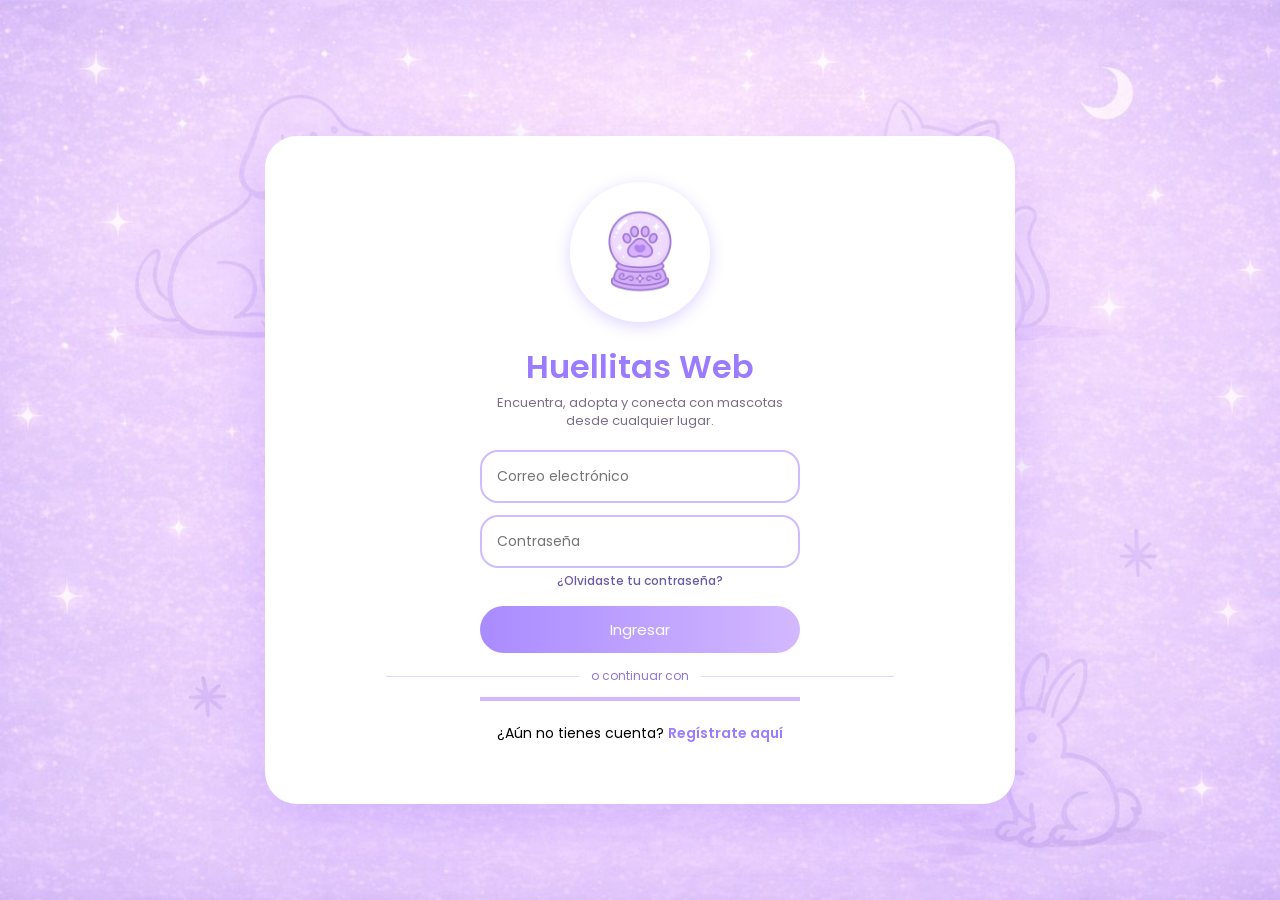
<file: Huellitas Web/index.html>
<!DOCTYPE html>
<html lang="es">
<head>
    <meta charset="UTF-8">
    <title>Huellitas Web | Iniciar sesión</title>

    
    <link href="https://fonts.googleapis.com/css2?family=Poppins:wght@300;400;600&display=swap" rel="stylesheet">


    <link rel="stylesheet" href="style.css">

    <!-- Google Sign-In script -->
    <script src="https://accounts.google.com/gsi/client" async defer></script>
    <script>
        function handleCredentialResponse(response) {
            console.log("ID Token: " + response.credential);
            // Aquí puedes enviar el token a tu servidor para verificar
            // Por ahora, solo lo mostramos en consola
        }
    </script>
</head>
<body>

    <div class="login-container">
        <div class="login-panel">
            <div class="logo">
                <img src="img/esfera.png" alt="Esfera Huellitas Web">
            </div>
            <h1>Huellitas Web</h1>
            <p class="subtitle">
                Encuentra, adopta y conecta con mascotas desde cualquier lugar.
            </p>
        </div>

        <div class="login-form-panel">
            <form action="home.html">
                <input type="email" placeholder="Correo electrónico" required>
                <input type="password" placeholder="Contraseña" required>
                <a href="#" class="forgot" onclick="event.preventDefault(); openModal('recoverModal');">¿Olvidaste tu contraseña?</a>
                <button type="submit">Ingresar</button>
            </form>

            <div class="divider"><span>o continuar con</span></div>

            <div class="google-btn">
                <div id="g_id_onload"
                     data-client_id="TU_CLIENT_ID_AQUI"
                     data-callback="handleCredentialResponse"
                     data-auto_select="true">
                </div>
                <div class="g_id_signin"
                     data-type="standard"
                     data-size="large"
                     data-theme="outline"
                     data-text="signin_with"
                     data-shape="rectangular"
                     data-logo_alignment="left">
                </div>
            </div>

            <p class="register">
                ¿Aún no tienes cuenta? <a href="registro.html">Regístrate aquí</a>
            </p>
        </div>
    </div>
    <div class="login-modal" id="recoverModal">
        <div class="login-modal-content login-container">
            <button class="login-modal-close" onclick="closeModal('recoverModal');">&times;</button>
            <div class="login-panel">
                <div class="logo"><img src="img/esfera.png" alt="Esfera Huellitas Web"></div>
                <h1>Recupera tu contraseña</h1>
                <p class="subtitle">Ingresa tu correo para recibir el enlace de recuperación.</p>
            </div>
            <div class="login-form-panel">
                <form action="#" onsubmit="event.preventDefault(); closeModal('recoverModal'); alert('Se envió el enlace de recuperación.');">
                    <input type="email" placeholder="Correo electrónico" required>
                    <button type="submit">Enviar enlace</button>
                </form>
                <p class="register">¿Recuerdas tu contraseña? <a href="#" onclick="event.preventDefault(); closeModal('recoverModal'); openModal('loginModal');">Volver al inicio de sesión</a></p>
            </div>
        </div>
    </div>

    <script src="archivo.js"></script></body>
</html>
</file>
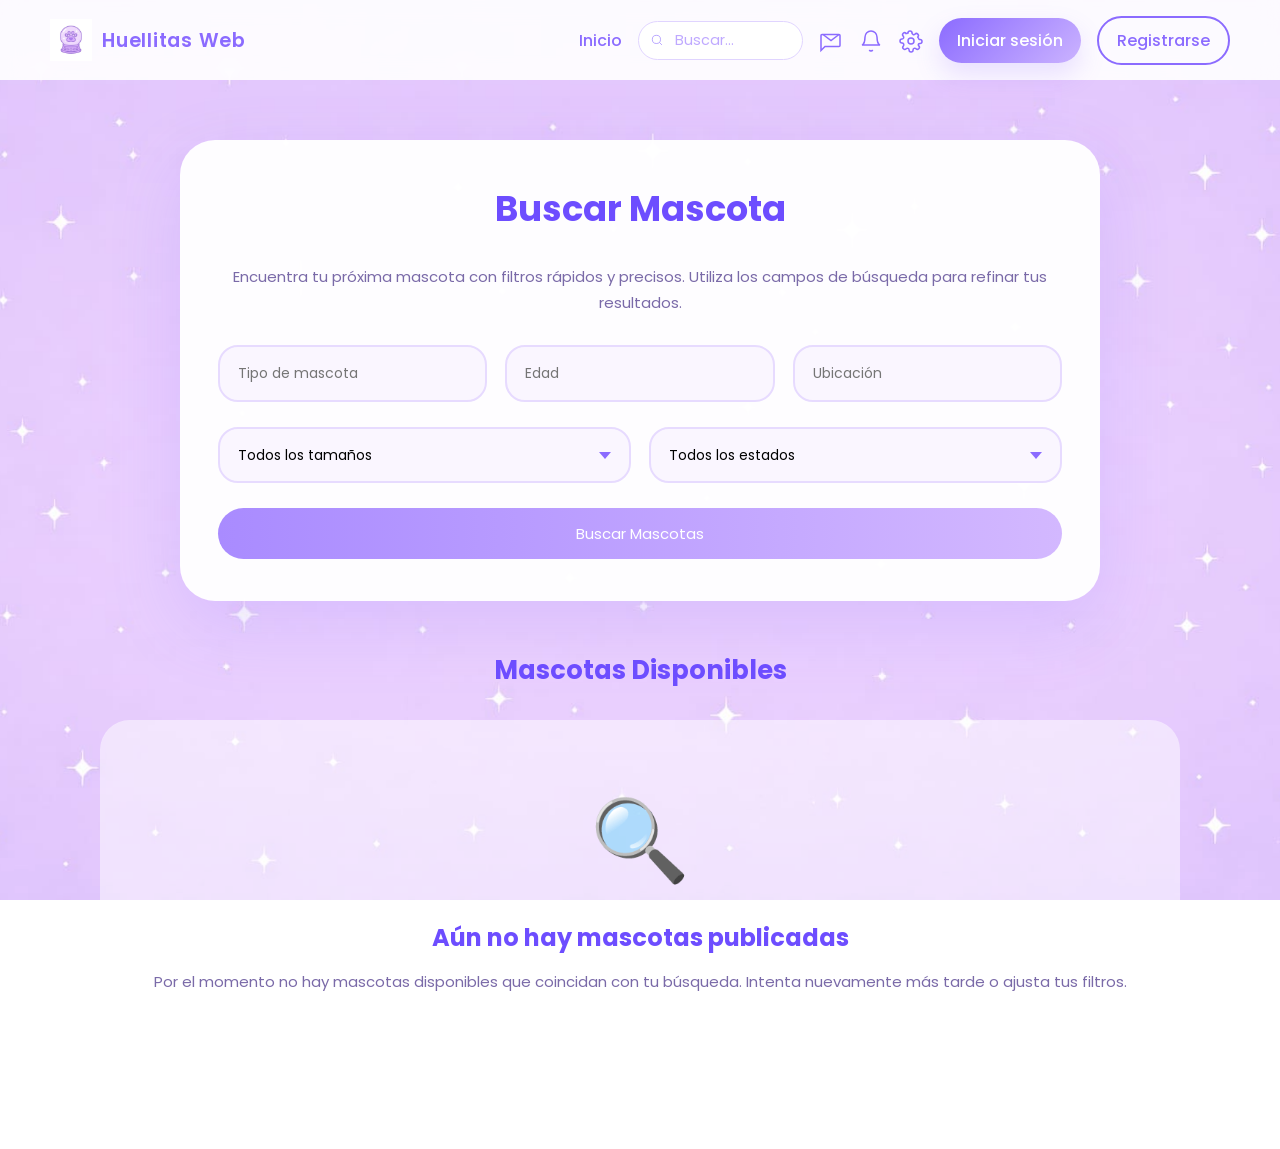
<file: Huellitas Web/buscar.html>
<!DOCTYPE html>
<html lang="es">
<head>
    <meta charset="UTF-8">
    <title>Huellitas Web | Buscar Mascota</title>

    <!-- Fuente -->
    <link href="https://fonts.googleapis.com/css2?family=Poppins:wght@300;400;600&display=swap" rel="stylesheet">

    <!-- CSS -->
    <link rel="stylesheet" href="style.css">

    <style>
        body {
            background-image: url("img/lila-convertido-de-jfif.png");
            background-size: cover;
            background-position: center;
            background-repeat: no-repeat;
            min-height: 100vh;
        }

        .search-page .main-container {
            padding-top: 100px;
        }

        .search-card {
            background: rgba(255, 255, 255, 0.96);
            border-radius: 35px;
            padding: 42px 38px;
            box-shadow: 0 24px 70px rgba(139, 107, 255, 0.18);
            max-width: 920px;
            margin: 0 auto 50px auto;
        }

        .search-card h2 {
            margin-top: 0;
            color: #6d4dff;
            font-size: 2.2rem;
            text-align: center;
        }

        .search-card p {
            color: #7a6aa8;
            line-height: 1.7;
            margin-bottom: 30px;
            font-size: 15px;
            text-align: center;
        }

        .search-row,
        .filters {
            display: grid;
            gap: 18px;
            margin-bottom: 25px;
        }

        .search-row {
            grid-template-columns: repeat(3, 1fr);
        }

        .filters {
            grid-template-columns: repeat(2, 1fr);
        }

        .search-card input,
        .search-card select {
            width: 100%;
            padding: 16px 18px;
            border-radius: 20px;
            border: 2px solid #e7dbff;
            font-size: 14px;
            outline: none;
            background: #faf6ff;
            font-family: 'Poppins', sans-serif;
        }

        .search-card select {
            appearance: none;
            background-image: url("data:image/svg+xml;utf8,<svg xmlns='http://www.w3.org/2000/svg' viewBox='0 0 10 6'><path fill='%238b6bff' d='M0 0l5 6 5-6z'/></svg>");
            background-repeat: no-repeat;
            background-position: right 18px center;
            background-size: 12px;
            padding-right: 35px;
        }

        .empty-state {
            text-align: center;
            padding: 60px 30px;
            background: rgba(255, 255, 255, 0.5);
            border-radius: 30px;
            margin-top: 30px;
        }

        .empty-icon {
            font-size: 80px;
            margin-bottom: 20px;
        }

        .empty-state h3 {
            color: #6d4dff;
            font-size: 1.5rem;
            margin: 20px 0 10px 0;
        }

        .empty-state p {
            color: #7a6aa8;
            font-size: 15px;
            line-height: 1.6;
        }

        .results-header {
            display: flex;
            justify-content: space-between;
            align-items: center;
            gap: 20px;
            margin-bottom: 30px;
            text-align: center;
            flex-direction: column;
        }

        .results-header h3 {
            margin: 0;
            color: #6d4dff;
            font-size: 1.6rem;
        }

        .results-header span {
            color: #7a6aa8;
            font-size: 14px;
            font-weight: 500;
        }

        .results-row {
            display: grid;
            grid-template-columns: repeat(2, 1fr);
            gap: 20px;
            margin-bottom: 10px;
        }

        .result-card {
            background: white;
            border-radius: 24px;
            overflow: hidden;
            box-shadow: 0 18px 40px rgba(139, 107, 255, 0.12);
            display: flex;
            flex-direction: column;
            transition: transform 0.3s ease, box-shadow 0.3s ease;
        }

        .result-card:hover {
            transform: translateY(-4px);
            box-shadow: 0 24px 48px rgba(139, 107, 255, 0.2);
        }

        .result-card img {
            width: 100%;
            height: 190px;
            object-fit: cover;
        }

        .result-body {
            padding: 22px;
        }

        .result-body h4 {
            margin: 0 0 10px 0;
            color: #6d4dff;
            font-size: 1.3rem;
            font-weight: 600;
        }

        .result-body p {
            margin: 0 0 14px 0;
            color: #6b6b6b;
            line-height: 1.6;
            font-size: 14px;
        }

        .result-meta {
            display: flex;
            justify-content: space-between;
            color: #8b6bff;
            font-size: 13px;
            font-weight: 600;
        }

        @media (max-width: 980px) {
            .search-row,
            .filters,
            .results-row {
                grid-template-columns: 1fr;
            }
        }

        @media (max-width: 640px) {
            .main-container {
                padding: 120px 20px 40px;
            }
        }
    </style>
</head>

<body class="home-page search-page">

<!-- BARRA SUPERIOR -->
<header class="navbar">
    <div class="navbar-left">
        <img src="img/esfera.png" alt="Huellitas Web">
        <span>Huellitas Web</span>
    </div>

    <nav class="navbar-right">
        <a href="home.html" class="nav-link">Inicio</a>
        <div class="navbar-search-wrapper">
            <svg class="icon-svg icon-search" viewBox="0 0 24 24" fill="none" stroke="currentColor" stroke-width="1">
                <circle cx="11" cy="11" r="7"></circle>
                <path d="m20.5 20.5-4-4"></path>
            </svg>
            <input type="text" class="navbar-search" placeholder="Buscar...">
        </div>
        <a href="mensajes.html" class="nav-link" title="Mensajes">
            <svg class="icon-svg" viewBox="0 0 24 24" fill="none" stroke="currentColor" stroke-width="1.5">
                <path d="M4 5.5h16a1 1 0 0 1 1 1v10a1 1 0 0 1-1 1H6l-4 4V6.5a1 1 0 0 1 1-1z"></path>
                <path d="M4 5.5l8 6 8-6"></path>
            </svg>
        </a>
        <a href="#" class="nav-link" title="Notificaciones" onclick="event.preventDefault(); openModal('notificationsModal');">
            <svg class="icon-svg" viewBox="0 0 24 24" fill="none" stroke="currentColor" stroke-width="1.5">
                <path d="M18 8a6 6 0 0 0-12 0c0 7-3 8-3 8h18s-3-1-3-8"></path>
                <path d="M13.73 21a2 2 0 0 1-3.46 0"></path>
            </svg>
        </a>
        <a href="configuraciones.html" class="nav-link" title="Configuración">
            <svg class="icon-svg" viewBox="0 0 24 24" fill="none" stroke="currentColor" stroke-width="1.5">
                <circle cx="12" cy="12" r="3"></circle>
                <path d="M19.4 15a1.65 1.65 0 0 0 .33 1.82l.06.06a2 2 0 0 1-2.83 2.83l-.06-.06a1.65 1.65 0 0 0-1.82-.33 1.65 1.65 0 0 0-1 1.51V21a2 2 0 0 1-4 0v-.09a1.65 1.65 0 0 0-1-1.51 1.65 1.65 0 0 0-1.82.33l-.06.06a2 2 0 0 1-2.83-2.83l.06-.06A1.65 1.65 0 0 0 4.6 15a1.65 1.65 0 0 0-1.51-1H3a2 2 0 0 1 0-4h.09a1.65 1.65 0 0 0 1.51-1 1.65 1.65 0 0 0-.33-1.82l-.06-.06a2 2 0 0 1 2.83-2.83l.06.06A1.65 1.65 0 0 0 7 4.6 1.65 1.65 0 0 0 8.51 4H9a2 2 0 0 1 4 0h.09a1.65 1.65 0 0 0 1 1.51 1.65 1.65 0 0 0 1.82-.33l.06-.06a2 2 0 0 1 2.83 2.83l-.06.06A1.65 1.65 0 0 0 19.4 9a1.65 1.65 0 0 0 1 1.51H21a2 2 0 0 1 0 4h-.09a1.65 1.65 0 0 0-1.51 1z"></path>
            </svg>
        </a>
        <a href="#" class="nav-link login-link" title="Iniciar sesión" onclick="event.preventDefault(); openModal('loginModal');">Iniciar sesión</a>
        <a href="#" class="nav-link register-link" title="Registrarse" onclick="event.preventDefault(); openModal('registerModal');">Registrarse</a>
        </nav>
    </header>

    <!-- MODAL DE REGISTRO -->
    <div class="login-modal" id="registerModal">
        <div class="login-modal-content login-container">
            <button class="login-modal-close" onclick="document.getElementById('registerModal').classList.remove('active');">&times;</button>
            <div class="login-panel">
                <div class="logo"><img src="img/esfera.png" alt="Esfera Huellitas Web"></div>
                <h1>Crear cuenta</h1>
                <p class="subtitle">Únete a Huellitas Web y ayuda a mascotas.</p>
            </div>
            <div class="login-form-panel">
                <form action="home.html">
                    <input type="text" placeholder="Nombre completo" required>
                    <input type="email" placeholder="Correo electrónico" required>
                    <input type="password" placeholder="Contraseña" required>
                    <input type="password" placeholder="Confirmar contraseña" required>
                    <button type="submit">Registrarse</button>
                </form>
                <div class="divider"><span>o continuar con</span></div>
                <div class="google-btn">
                    <div id="g_id_onload" data-client_id="TU_CLIENT_ID_AQUI" data-callback="handleCredentialResponse" data-auto_select="true"></div>
                    <div class="g_id_signin" data-type="standard" data-size="large" data-theme="outline" data-text="signin_with" data-shape="rectangular" data-logo_alignment="left"></div>
                </div>
                <p class="register">¿Ya tienes cuenta? <a href="#" onclick="event.preventDefault(); document.getElementById('registerModal').classList.remove('active'); document.getElementById('loginModal').classList.add('active');">Inicia sesión</a></p>
            </div>
        </div>
    </div>
    <!-- MODAL DE LOGIN -->
    <div class="login-modal" id="loginModal">
        <div class="login-modal-content login-container">
            <button class="login-modal-close" onclick="document.getElementById('loginModal').classList.remove('active');">&times;</button>
            <div class="login-panel">
                <div class="logo"><img src="img/esfera.png" alt="Esfera Huellitas Web"></div>
                <h1>Huellitas Web</h1>
                <p class="subtitle">Encuentra, adopta y conecta con mascotas desde cualquier lugar.</p>
            </div>
            <div class="login-form-panel">
                <form action="home.html">
                    <input type="email" placeholder="Correo electrónico" required>
                    <input type="password" placeholder="Contraseña" required>
                    <a href="#" class="forgot" onclick="event.preventDefault(); closeModal('loginModal'); openModal('recoverModal');">¿Olvidaste tu contraseña?</a>
                    <button type="submit">Ingresar</button>
                </form>
                <div class="divider"><span>o continuar con</span></div>
                <div class="google-btn">
                    <div id="g_id_onload" data-client_id="TU_CLIENT_ID_AQUI" data-callback="handleCredentialResponse" data-auto_select="true"></div>
                    <div class="g_id_signin" data-type="standard" data-size="large" data-theme="outline" data-text="signin_with" data-shape="rectangular" data-logo_alignment="left"></div>
                </div>
                <p class="register">¿Aún no tienes cuenta? <a href="registro.html">Regístrate aquí</a></p>
            </div>
        </div>
    </div>

    <div class="login-modal" id="recoverModal">
        <div class="login-modal-content login-container">
            <button class="login-modal-close" onclick="closeModal('recoverModal');">&times;</button>
            <div class="login-panel">
                <div class="logo"><img src="img/esfera.png" alt="Esfera Huellitas Web"></div>
                <h1>Recupera tu contraseña</h1>
                <p class="subtitle">Ingresa tu correo para recibir el enlace de recuperación.</p>
            </div>
            <div class="login-form-panel">
                <form action="#" onsubmit="event.preventDefault(); closeModal('recoverModal'); alert('Se envió el enlace de recuperación.');">
                    <input type="email" placeholder="Correo electrónico" required>
                    <button type="submit">Enviar enlace</button>
                </form>
                <p class="register">¿Recuerdas tu contraseña? <a href="#" onclick="event.preventDefault(); closeModal('recoverModal'); openModal('loginModal');">Volver al inicio de sesión</a></p>
            </div>
        </div>
    </div>

    <!-- MODAL DE NOTIFICACIONES -->
    <div class="login-modal" id="notificationsModal">
        <div class="notifications-modal-content">
            <button class="login-modal-close" onclick="closeModal('notificationsModal');">&times;</button>
            
            <h3 style="text-align: center; color: #6d4dff; margin-bottom: 20px;">Notificaciones</h3>
            
            <div class="notifications-list">
                <div class="notification-item">
                    <div class="notification-icon">
                        <svg viewBox="0 0 24 24" fill="none" stroke="currentColor" stroke-width="2">
                            <path d="M20.84 4.61a5.5 5.5 0 0 0-7.78 0L12 5.67l-1.06-1.06a5.5 5.5 0 0 0-7.78 7.78l1.06 1.06L12 21.23l7.78-7.78 1.06-1.06a5.5 5.5 0 0 0 0-7.78z"></path>
                        </svg>
                    </div>
                    <div class="notification-content">
                        <p><strong>Campanita</strong> ha publicado una nueva foto.</p>
                        <span class="notification-time">Hace 2 horas</span>
                    </div>
                </div>
                
                <div class="notification-item">
                    <div class="notification-icon">
                        <svg viewBox="0 0 24 24" fill="none" stroke="currentColor" stroke-width="2">
                            <circle cx="12" cy="12" r="10"></circle>
                            <path d="m9 12 2 2 4-4"></path>
                        </svg>
                    </div>
                    <div class="notification-content">
                        <p><strong>Luna</strong> ha sido adoptada. ¡Felicidades!</p>
                        <span class="notification-time">Hace 5 horas</span>
                    </div>
                </div>
                
                <div class="notification-item">
                    <div class="notification-icon">
                        <svg viewBox="0 0 24 24" fill="none" stroke="currentColor" stroke-width="2">
                            <path d="M14.7 6.3a1 1 0 0 0 0 1.4l1.6 1.6a1 1 0 0 0 1.4 0l3.77-3.77a6 6 0 0 1-7.94 7.94l-6.91 6.91a2.12 2.12 0 0 1-3-3l6.91-6.91a6 6 0 0 1 7.94-7.94l-3.76 3.76z"></path>
                        </svg>
                    </div>
                    <div class="notification-content">
                        <p>Nueva campaña de adopción en tu zona.</p>
                        <span class="notification-time">Hace 1 día</span>
                    </div>
                </div>
                
                <div class="notification-item">
                    <div class="notification-icon">
                        <svg viewBox="0 0 24 24" fill="none" stroke="currentColor" stroke-width="2">
                            <polygon points="12,2 15.09,8.26 22,9.27 17,14.14 18.18,21.02 12,17.77 5.82,21.02 7,14.14 2,9.27 8.91,8.26"></polygon>
                        </svg>
                    </div>
                    <div class="notification-content">
                        <p><strong>Roky</strong> recibió 10 likes en su publicación.</p>
                        <span class="notification-time">Hace 2 días</span>
                    </div>
                </div>
                
                <div class="notification-item">
                    <div class="notification-icon">
                        <svg viewBox="0 0 24 24" fill="none" stroke="currentColor" stroke-width="2">
                            <path d="M5 3l14 9-14 9V3z"></path>
                        </svg>
                    </div>
                    <div class="notification-content">
                        <p>¡Bienvenido a Huellitas Web! Explora y adopta.</p>
                        <span class="notification-time">Hace 3 días</span>
                    </div>
                </div>
            </div>
            
            <button class="primary-btn" style="width: 100%; margin-top: 20px;" onclick="closeModal('notificationsModal');">Ver todas</button>
        </div>
    </div>

<!-- CONTENIDO PRINCIPAL -->
<main class="main-container">

    <section class="search-card">
        <h2>Buscar Mascota</h2>
        <p>Encuentra tu próxima mascota con filtros rápidos y precisos. Utiliza los campos de búsqueda para refinar tus resultados.</p>

        <div class="search-row">
            <input type="text" placeholder="Tipo de mascota">
            <input type="text" placeholder="Edad">
            <input type="text" placeholder="Ubicación">
        </div>

        <div class="filters">
            <select>
                <option>Todos los tamaños</option>
                <option>Pequeño</option>
                <option>Mediano</option>
                <option>Grande</option>
            </select>
            <select>
                <option>Todos los estados</option>
                <option>Vacunado</option>
                <option>Esterilizado</option>
                <option>Con chip</option>
            </select>
        </div>

        <button class="primary-btn" onclick="window.location.href='buscar.html'">Buscar Mascotas</button>
    </section>

    <div style="margin-bottom: 40px;">
        <div class="results-header">
            <h3>Mascotas Disponibles</h3>
        </div>

        <div class="empty-state">
            <div class="empty-icon">🔍</div>
            <h3>Aún no hay mascotas publicadas</h3>
            <p>Por el momento no hay mascotas disponibles que coincidan con tu búsqueda. Intenta nuevamente más tarde o ajusta tus filtros.</p>
        </div>
    </div>

</main>

<script src="archivo.js"></script>
</body>
</html>
</file>
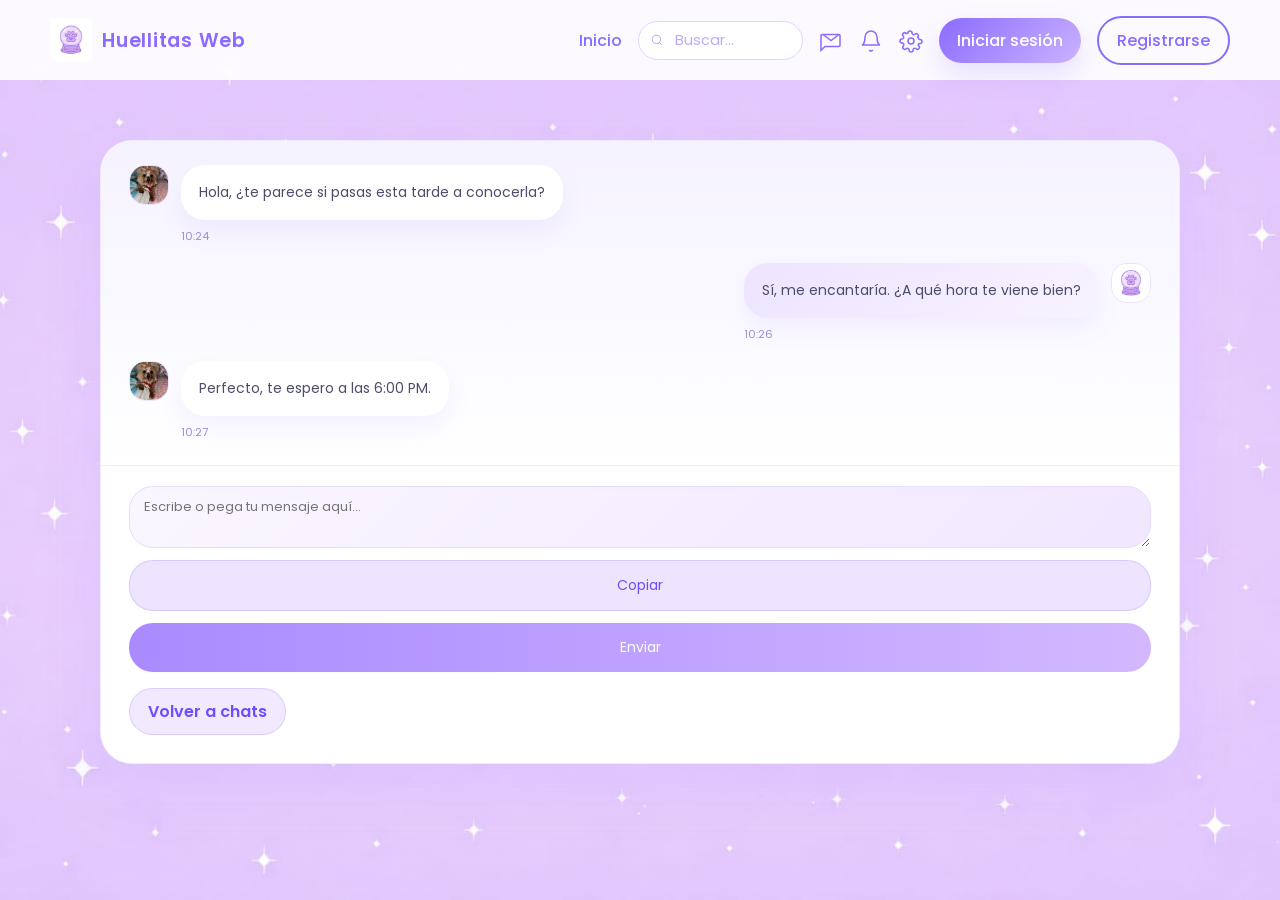
<file: Huellitas Web/chat-campanita.html>
<!DOCTYPE html>
<html lang="es">
<head>
    <meta charset="UTF-8">
    <title>Huellitas Web | Chat Campanita</title>
    <link href="https://fonts.googleapis.com/css2?family=Poppins:wght@300;400;600&display=swap" rel="stylesheet">
    <link rel="stylesheet" href="style.css">
</head>
<body class="messages-page chat-detail">
    <header class="navbar">
        <div class="navbar-left">
            <img src="img/esfera.png" alt="Huellitas Web">
            <span>Huellitas Web</span>
        </div>
        <nav class="navbar-right">
            <a href="home.html" class="nav-link">Inicio</a>
            <div class="navbar-search-wrapper">
                <svg class="icon-svg icon-search" viewBox="0 0 24 24" fill="none" stroke="currentColor" stroke-width="1">
                    <circle cx="11" cy="11" r="7"></circle>
                    <path d="m20.5 20.5-4-4"></path>
                </svg>
                <input type="text" class="navbar-search" placeholder="Buscar...">
            </div>
            <a href="mensajes.html" class="nav-link" title="Mensajes">
                <svg class="icon-svg" viewBox="0 0 24 24" fill="none" stroke="currentColor" stroke-width="1.5">
                    <path d="M4 5.5h16a1 1 0 0 1 1 1v10a1 1 0 0 1-1 1H6l-4 4V6.5a1 1 0 0 1 1-1z"></path>
                    <path d="M4 5.5l8 6 8-6"></path>
                </svg>
            </a>
            <a href="#" class="nav-link" title="Notificaciones" onclick="event.preventDefault(); openModal('notificationsModal');">
                <svg class="icon-svg" viewBox="0 0 24 24" fill="none" stroke="currentColor" stroke-width="1.5">
                    <path d="M18 8a6 6 0 0 0-12 0c0 7-3 8-3 8h18s-3-1-3-8"></path>
                    <path d="M13.73 21a2 2 0 0 1-3.46 0"></path>
                </svg>
            </a>
            <a href="configuraciones.html" class="nav-link" title="Configuración">
                <svg class="icon-svg" viewBox="0 0 24 24" fill="none" stroke="currentColor" stroke-width="1.5">
                    <circle cx="12" cy="12" r="3"></circle>
                    <path d="M19.4 15a1.65 1.65 0 0 0 .33 1.82l.06.06a2 2 0 0 1-2.83 2.83l-.06-.06a1.65 1.65 0 0 0-1.82-.33 1.65 1.65 0 0 0-1 1.51V21a2 2 0 0 1-4 0v-.09a1.65 1.65 0 0 0-1-1.51 1.65 1.65 0 0 0-1.82.33l-.06.06a2 2 0 0 1-2.83-2.83l.06-.06A1.65 1.65 0 0 0 4.6 15a1.65 1.65 0 0 0-1.51-1H3a2 2 0 0 1 0-4h.09a1.65 1.65 0 0 0 1.51-1 1.65 1.65 0 0 0-.33-1.82l-.06-.06a2 2 0 0 1 2.83-2.83l.06.06A1.65 1.65 0 0 0 7 4.6 1.65 1.65 0 0 0 8.51 4H9a2 2 0 0 1 4 0h.09a1.65 1.65 0 0 0 1 1.51 1.65 1.65 0 0 0 1.82-.33l-.06.06a2 2 0 0 1 2.83 2.83l-.06.06A1.65 1.65 0 0 0 19.4 9a1.65 1.65 0 0 0 1 1.51H21a2 2 0 0 1 0 4h-.09a1.65 1.65 0 0 0-1.51 1z"></path>
                </svg>
            </a>
            <a href="#" class="nav-link login-link" title="Iniciar sesión" onclick="event.preventDefault(); openModal('loginModal');">Iniciar sesión</a>
            <a href="#" class="nav-link register-link" title="Registrarse" onclick="event.preventDefault(); openModal('registerModal');">Registrarse</a>
            </nav>
    </header>

    <!-- MODAL DE LOGIN -->
    <div class="login-modal" id="loginModal">
        <div class="login-modal-content login-container">
            <button class="login-modal-close" onclick="document.getElementById('loginModal').classList.remove('active');">&times;</button>
            <div class="login-panel">
                <div class="logo"><img src="img/esfera.png" alt="Esfera Huellitas Web"></div>
                <h1>Huellitas Web</h1>
                <p class="subtitle">Encuentra, adopta y conecta con mascotas desde cualquier lugar.</p>
            </div>
            <div class="login-form-panel">
                <form action="home.html">
                    <input type="email" placeholder="Correo electrónico" required>
                    <input type="password" placeholder="Contraseña" required>
                    <a href="#" class="forgot" onclick="event.preventDefault(); closeModal('loginModal'); openModal('recoverModal');">¿Olvidaste tu contraseña?</a>
                    <button type="submit">Ingresar</button>
                </form>
                <div class="divider"><span>o continuar con</span></div>
                <div class="google-btn">
                    <div id="g_id_onload" data-client_id="TU_CLIENT_ID_AQUI" data-callback="handleCredentialResponse" data-auto_select="true"></div>
                    <div class="g_id_signin" data-type="standard" data-size="large" data-theme="outline" data-text="signin_with" data-shape="rectangular" data-logo_alignment="left"></div>
                </div>
                <p class="register">¿Aún no tienes cuenta? <a href="#" onclick="event.preventDefault(); document.getElementById('loginModal').classList.remove('active'); document.getElementById('registerModal').classList.add('active');">Regístrate aquí</a></p>
            </div>
        </div>
    </div>

    <!-- MODAL DE REGISTRO -->
    <div class="login-modal" id="registerModal">
        <div class="login-modal-content login-container">
            <button class="login-modal-close" onclick="document.getElementById('registerModal').classList.remove('active');">&times;</button>
            <div class="login-panel">
                <div class="logo"><img src="img/esfera.png" alt="Esfera Huellitas Web"></div>
                <h1>Crear cuenta</h1>
                <p class="subtitle">Únete a Huellitas Web y ayuda a mascotas.</p>
            </div>
            <div class="login-form-panel">
                <form action="home.html">
                    <input type="text" placeholder="Nombre completo" required>
                    <input type="email" placeholder="Correo electrónico" required>
                    <input type="password" placeholder="Contraseña" required>
                    <input type="password" placeholder="Confirmar contraseña" required>
                    <button type="submit">Registrarse</button>
                </form>
                <div class="divider"><span>o continuar con</span></div>
                <div class="google-btn">
                    <div id="g_id_onload" data-client_id="TU_CLIENT_ID_AQUI" data-callback="handleCredentialResponse" data-auto_select="true"></div>
                    <div class="g_id_signin" data-type="standard" data-size="large" data-theme="outline" data-text="signin_with" data-shape="rectangular" data-logo_alignment="left"></div>
                </div>
                <p class="register">¿Ya tienes cuenta? <a href="#" onclick="event.preventDefault(); document.getElementById('registerModal').classList.remove('active'); document.getElementById('loginModal').classList.add('active');">Inicia sesión</a></p>
            </div>
        </div>
    </div>

    <div class="login-modal" id="recoverModal">
        <div class="login-modal-content login-container">
            <button class="login-modal-close" onclick="closeModal('recoverModal');">&times;</button>
            <div class="login-panel">
                <div class="logo"><img src="img/esfera.png" alt="Esfera Huellitas Web"></div>
                <h1>Recupera tu contraseña</h1>
                <p class="subtitle">Ingresa tu correo para recibir el enlace de recuperación.</p>
            </div>
            <div class="login-form-panel">
                <form action="#" onsubmit="event.preventDefault(); closeModal('recoverModal'); alert('Se envió el enlace de recuperación.');">
                    <input type="email" placeholder="Correo electrónico" required>
                    <button type="submit">Enviar enlace</button>
                </form>
                <p class="register">¿Recuerdas tu contraseña? <a href="#" onclick="event.preventDefault(); closeModal('recoverModal'); openModal('loginModal');">Volver al inicio de sesión</a></p>
            </div>
        </div>
    </div>

    <!-- MODAL DE NOTIFICACIONES -->
    <div class="login-modal" id="notificationsModal">
        <div class="notifications-modal-content">
            <button class="login-modal-close" onclick="closeModal('notificationsModal');">&times;</button>
            
            <h3 style="text-align: center; color: #6d4dff; margin-bottom: 20px;">Notificaciones</h3>
            
            <div class="notifications-list">
                <div class="notification-item">
                    <div class="notification-icon">
                        <svg viewBox="0 0 24 24" fill="none" stroke="currentColor" stroke-width="2">
                            <path d="M20.84 4.61a5.5 5.5 0 0 0-7.78 0L12 5.67l-1.06-1.06a5.5 5.5 0 0 0-7.78 7.78l1.06 1.06L12 21.23l7.78-7.78 1.06-1.06a5.5 5.5 0 0 0 0-7.78z"></path>
                        </svg>
                    </div>
                    <div class="notification-content">
                        <p><strong>Campanita</strong> ha publicado una nueva foto.</p>
                        <span class="notification-time">Hace 2 horas</span>
                    </div>
                </div>
                
                <div class="notification-item">
                    <div class="notification-icon">
                        <svg viewBox="0 0 24 24" fill="none" stroke="currentColor" stroke-width="2">
                            <circle cx="12" cy="12" r="10"></circle>
                            <path d="m9 12 2 2 4-4"></path>
                        </svg>
                    </div>
                    <div class="notification-content">
                        <p><strong>Luna</strong> ha sido adoptada. ¡Felicidades!</p>
                        <span class="notification-time">Hace 5 horas</span>
                    </div>
                </div>
                
                <div class="notification-item">
                    <div class="notification-icon">
                        <svg viewBox="0 0 24 24" fill="none" stroke="currentColor" stroke-width="2">
                            <path d="M14.7 6.3a1 1 0 0 0 0 1.4l1.6 1.6a1 1 0 0 0 1.4 0l3.77-3.77a6 6 0 0 1-7.94 7.94l-6.91 6.91a2.12 2.12 0 0 1-3-3l6.91-6.91a6 6 0 0 1 7.94-7.94l-3.76 3.76z"></path>
                        </svg>
                    </div>
                    <div class="notification-content">
                        <p>Nueva campaña de adopción en tu zona.</p>
                        <span class="notification-time">Hace 1 día</span>
                    </div>
                </div>
                
                <div class="notification-item">
                    <div class="notification-icon">
                        <svg viewBox="0 0 24 24" fill="none" stroke="currentColor" stroke-width="2">
                            <polygon points="12,2 15.09,8.26 22,9.27 17,14.14 18.18,21.02 12,17.77 5.82,21.02 7,14.14 2,9.27 8.91,8.26"></polygon>
                        </svg>
                    </div>
                    <div class="notification-content">
                        <p><strong>Roky</strong> recibió 10 likes en su publicación.</p>
                        <span class="notification-time">Hace 2 días</span>
                    </div>
                </div>
                
                <div class="notification-item">
                    <div class="notification-icon">
                        <svg viewBox="0 0 24 24" fill="none" stroke="currentColor" stroke-width="2">
                            <path d="M5 3l14 9-14 9V3z"></path>
                        </svg>
                    </div>
                    <div class="notification-content">
                        <p>¡Bienvenido a Huellitas Web! Explora y adopta.</p>
                        <span class="notification-time">Hace 3 días</span>
                    </div>
                </div>
            </div>
            
            <button class="primary-btn" style="width: 100%; margin-top: 20px;" onclick="closeModal('notificationsModal');">Ver todas</button>
        </div>
    </div>

    <main class="main-container">
        <section class="search-section">
            <h2>Chat con Campanita</h2>
            <p>Detalle del chat y la conversación. Aquí puedes seguir la conversación con Campanita.</p>
        </section>

        <section class="chat-panel">
            <div class="chat-header">
                <h3>Campanita</h3>
                <p>Último mensaje hace 2 minutos.</p>
            </div>
            <div class="chat-body">
                <div class="message-row">
                    <div class="message-avatar">
                        <img src="img/campanita nuevo.png" alt="Campanita">
                    </div>
                    <div>
                        <div class="message-bubble">Hola, ¿te parece si pasas esta tarde a conocerla?</div>
                        <div class="message-time">10:24</div>
                    </div>
                </div>
                <div class="message-row sent">
                    <div class="message-avatar">
                        <img src="img/esfera.png" alt="Tú">
                    </div>
                    <div>
                        <div class="message-bubble">Sí, me encantaría. ¿A qué hora te viene bien?</div>
                        <div class="message-time">10:26</div>
                    </div>
                </div>
                <div class="message-row">
                    <div class="message-avatar">
                        <img src="img/campanita nuevo.png" alt="Campanita">
                    </div>
                    <div>
                        <div class="message-bubble">Perfecto, te espero a las 6:00 PM.</div>
                        <div class="message-time">10:27</div>
                    </div>
                </div>
            </div>
            <div class="chat-input-area">
                <div class="chat-input">
                    <textarea placeholder="Escribe o pega tu mensaje aquí..."></textarea>
                    <div class="chat-buttons">
                        <button type="button" class="copy-btn">Copiar</button>
                        <button type="button">Enviar</button>
                    </div>
                </div>
                <a href="mensajes.html" class="settings-action" style="margin-top: 16px; display: inline-block;">Volver a chats</a>
            </div>
        </section>
    </main>
    <script>
        const copyBtn = document.querySelector('.copy-btn');
        if (copyBtn) {
            copyBtn.addEventListener('click', () => {
                const textarea = document.querySelector('.chat-input textarea');
                if (textarea) {
                    textarea.select();
                    navigator.clipboard.writeText(textarea.value);
                    alert('Texto copiado al portapapeles.');
                }
            });
        }
    </script>
    <script src="archivo.js"></script>
</body>
</html>
</file>
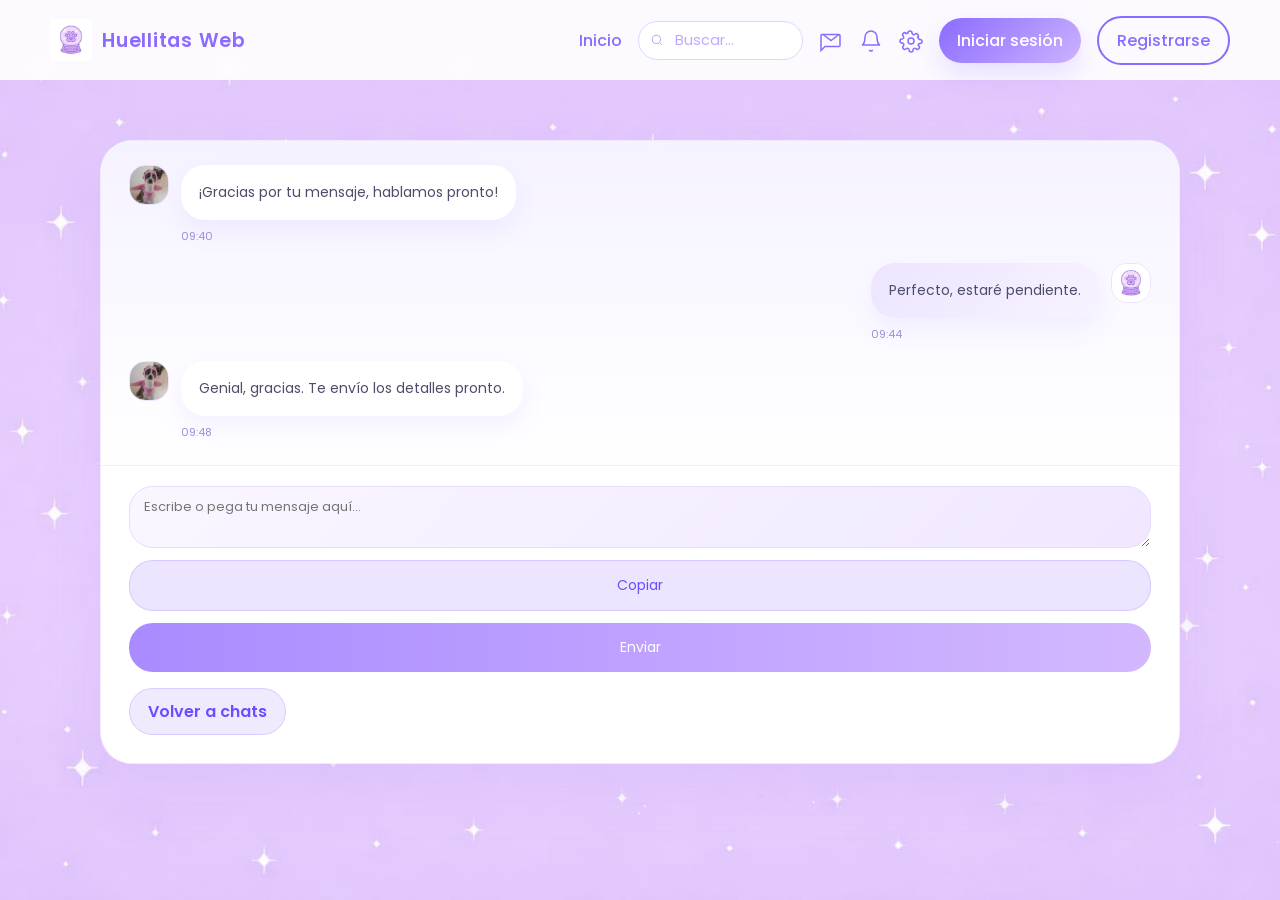
<file: Huellitas Web/chat-luna.html>
<!DOCTYPE html>
<html lang="es">
<head>
    <meta charset="UTF-8">
    <title>Huellitas Web | Chat Luna</title>
    <link href="https://fonts.googleapis.com/css2?family=Poppins:wght@300;400;600&display=swap" rel="stylesheet">
    <link rel="stylesheet" href="style.css">
</head>
<body class="messages-page chat-detail">
    <header class="navbar">
        <div class="navbar-left">
            <img src="img/esfera.png" alt="Huellitas Web">
            <span>Huellitas Web</span>
        </div>
        <nav class="navbar-right">
            <a href="home.html" class="nav-link">Inicio</a>
            <div class="navbar-search-wrapper">
                <svg class="icon-svg icon-search" viewBox="0 0 24 24" fill="none" stroke="currentColor" stroke-width="1">
                    <circle cx="11" cy="11" r="7"></circle>
                    <path d="m20.5 20.5-4-4"></path>
                </svg>
                <input type="text" class="navbar-search" placeholder="Buscar...">
            </div>
            <a href="mensajes.html" class="nav-link" title="Mensajes">
                <svg class="icon-svg" viewBox="0 0 24 24" fill="none" stroke="currentColor" stroke-width="1.5">
                    <path d="M4 5.5h16a1 1 0 0 1 1 1v10a1 1 0 0 1-1 1H6l-4 4V6.5a1 1 0 0 1 1-1z"></path>
                    <path d="M4 5.5l8 6 8-6"></path>
                </svg>
            </a>
            <a href="#" class="nav-link" title="Notificaciones" onclick="event.preventDefault(); openModal('notificationsModal');">
                <svg class="icon-svg" viewBox="0 0 24 24" fill="none" stroke="currentColor" stroke-width="1.5">
                    <path d="M18 8a6 6 0 0 0-12 0c0 7-3 8-3 8h18s-3-1-3-8"></path>
                    <path d="M13.73 21a2 2 0 0 1-3.46 0"></path>
                </svg>
            </a>
            <a href="configuraciones.html" class="nav-link" title="Configuración">
                <svg class="icon-svg" viewBox="0 0 24 24" fill="none" stroke="currentColor" stroke-width="1.5">
                    <circle cx="12" cy="12" r="3"></circle>
                    <path d="M19.4 15a1.65 1.65 0 0 0 .33 1.82l.06.06a2 2 0 0 1-2.83 2.83l-.06-.06a1.65 1.65 0 0 0-1.82-.33 1.65 1.65 0 0 0-1 1.51V21a2 2 0 0 1-4 0v-.09a1.65 1.65 0 0 0-1-1.51 1.65 1.65 0 0 0-1.82.33l-.06.06a2 2 0 0 1-2.83-2.83l.06-.06A1.65 1.65 0 0 0 4.6 15a1.65 1.65 0 0 0-1.51-1H3a2 2 0 0 1 0-4h.09a1.65 1.65 0 0 0 1.51-1 1.65 1.65 0 0 0-.33-1.82l-.06-.06a2 2 0 0 1 2.83-2.83l.06.06A1.65 1.65 0 0 0 7 4.6 1.65 1.65 0 0 0 8.51 4H9a2 2 0 0 1 4 0h.09a1.65 1.65 0 0 0 1 1.51 1.65 1.65 0 0 0 1.82-.33l-.06.06a2 2 0 0 1 2.83 2.83l-.06.06A1.65 1.65 0 0 0 19.4 9a1.65 1.65 0 0 0 1 1.51H21a2 2 0 0 1 0 4h-.09a1.65 1.65 0 0 0-1.51 1z"></path>
                </svg>
            </a>
            <a href="#" class="nav-link login-link" title="Iniciar sesión" onclick="event.preventDefault(); openModal('loginModal');">Iniciar sesión</a>
            <a href="#" class="nav-link register-link" title="Registrarse" onclick="event.preventDefault(); openModal('registerModal');">Registrarse</a>
            </nav>
    </header>

    <!-- MODAL DE LOGIN -->
    <div class="login-modal" id="loginModal">
        <div class="login-modal-content login-container">
            <button class="login-modal-close" onclick="document.getElementById('loginModal').classList.remove('active');">&times;</button>
            <div class="login-panel">
                <div class="logo"><img src="img/esfera.png" alt="Esfera Huellitas Web"></div>
                <h1>Huellitas Web</h1>
                <p class="subtitle">Encuentra, adopta y conecta con mascotas desde cualquier lugar.</p>
            </div>
            <div class="login-form-panel">
                <form action="home.html">
                    <input type="email" placeholder="Correo electrónico" required>
                    <input type="password" placeholder="Contraseña" required>
                    <a href="#" class="forgot" onclick="event.preventDefault(); closeModal('loginModal'); openModal('recoverModal');">¿Olvidaste tu contraseña?</a>
                    <button type="submit">Ingresar</button>
                </form>
                <div class="divider"><span>o continuar con</span></div>
                <div class="google-btn">
                    <div id="g_id_onload" data-client_id="TU_CLIENT_ID_AQUI" data-callback="handleCredentialResponse" data-auto_select="true"></div>
                    <div class="g_id_signin" data-type="standard" data-size="large" data-theme="outline" data-text="signin_with" data-shape="rectangular" data-logo_alignment="left"></div>
                </div>
                <p class="register">¿Aún no tienes cuenta? <a href="#" onclick="event.preventDefault(); document.getElementById('loginModal').classList.remove('active'); document.getElementById('registerModal').classList.add('active');">Regístrate aquí</a></p>
            </div>
        </div>
    </div>

    <!-- MODAL DE REGISTRO -->
    <div class="login-modal" id="registerModal">
        <div class="login-modal-content login-container">
            <button class="login-modal-close" onclick="document.getElementById('registerModal').classList.remove('active');">&times;</button>
            <div class="login-panel">
                <div class="logo"><img src="img/esfera.png" alt="Esfera Huellitas Web"></div>
                <h1>Crear cuenta</h1>
                <p class="subtitle">Únete a Huellitas Web y ayuda a mascotas.</p>
            </div>
            <div class="login-form-panel">
                <form action="home.html">
                    <input type="text" placeholder="Nombre completo" required>
                    <input type="email" placeholder="Correo electrónico" required>
                    <input type="password" placeholder="Contraseña" required>
                    <input type="password" placeholder="Confirmar contraseña" required>
                    <button type="submit">Registrarse</button>
                </form>
                <div class="divider"><span>o continuar con</span></div>
                <div class="google-btn">
                    <div id="g_id_onload" data-client_id="TU_CLIENT_ID_AQUI" data-callback="handleCredentialResponse" data-auto_select="true"></div>
                    <div class="g_id_signin" data-type="standard" data-size="large" data-theme="outline" data-text="signin_with" data-shape="rectangular" data-logo_alignment="left"></div>
                </div>
                <p class="register">¿Ya tienes cuenta? <a href="#" onclick="event.preventDefault(); document.getElementById('registerModal').classList.remove('active'); document.getElementById('loginModal').classList.add('active');">Inicia sesión</a></p>
            </div>
        </div>
    </div>

    <div class="login-modal" id="recoverModal">
        <div class="login-modal-content login-container">
            <button class="login-modal-close" onclick="closeModal('recoverModal');">&times;</button>
            <div class="login-panel">
                <div class="logo"><img src="img/esfera.png" alt="Esfera Huellitas Web"></div>
                <h1>Recupera tu contraseña</h1>
                <p class="subtitle">Ingresa tu correo para recibir el enlace de recuperación.</p>
            </div>
            <div class="login-form-panel">
                <form action="#" onsubmit="event.preventDefault(); closeModal('recoverModal'); alert('Se envió el enlace de recuperación.');">
                    <input type="email" placeholder="Correo electrónico" required>
                    <button type="submit">Enviar enlace</button>
                </form>
                <p class="register">¿Recuerdas tu contraseña? <a href="#" onclick="event.preventDefault(); closeModal('recoverModal'); openModal('loginModal');">Volver al inicio de sesión</a></p>
            </div>
        </div>
    </div>

    <!-- MODAL DE NOTIFICACIONES -->
    <div class="login-modal" id="notificationsModal">
        <div class="notifications-modal-content">
            <button class="login-modal-close" onclick="closeModal('notificationsModal');">&times;</button>
            
            <h3 style="text-align: center; color: #6d4dff; margin-bottom: 20px;">Notificaciones</h3>
            
            <div class="notifications-list">
                <div class="notification-item">
                    <div class="notification-icon">
                        <svg viewBox="0 0 24 24" fill="none" stroke="currentColor" stroke-width="2">
                            <path d="M20.84 4.61a5.5 5.5 0 0 0-7.78 0L12 5.67l-1.06-1.06a5.5 5.5 0 0 0-7.78 7.78l1.06 1.06L12 21.23l7.78-7.78 1.06-1.06a5.5 5.5 0 0 0 0-7.78z"></path>
                        </svg>
                    </div>
                    <div class="notification-content">
                        <p><strong>Campanita</strong> ha publicado una nueva foto.</p>
                        <span class="notification-time">Hace 2 horas</span>
                    </div>
                </div>
                
                <div class="notification-item">
                    <div class="notification-icon">
                        <svg viewBox="0 0 24 24" fill="none" stroke="currentColor" stroke-width="2">
                            <circle cx="12" cy="12" r="10"></circle>
                            <path d="m9 12 2 2 4-4"></path>
                        </svg>
                    </div>
                    <div class="notification-content">
                        <p><strong>Luna</strong> ha sido adoptada. ¡Felicidades!</p>
                        <span class="notification-time">Hace 5 horas</span>
                    </div>
                </div>
                
                <div class="notification-item">
                    <div class="notification-icon">
                        <svg viewBox="0 0 24 24" fill="none" stroke="currentColor" stroke-width="2">
                            <path d="M14.7 6.3a1 1 0 0 0 0 1.4l1.6 1.6a1 1 0 0 0 1.4 0l3.77-3.77a6 6 0 0 1-7.94 7.94l-6.91 6.91a2.12 2.12 0 0 1-3-3l6.91-6.91a6 6 0 0 1 7.94-7.94l-3.76 3.76z"></path>
                        </svg>
                    </div>
                    <div class="notification-content">
                        <p>Nueva campaña de adopción en tu zona.</p>
                        <span class="notification-time">Hace 1 día</span>
                    </div>
                </div>
                
                <div class="notification-item">
                    <div class="notification-icon">
                        <svg viewBox="0 0 24 24" fill="none" stroke="currentColor" stroke-width="2">
                            <polygon points="12,2 15.09,8.26 22,9.27 17,14.14 18.18,21.02 12,17.77 5.82,21.02 7,14.14 2,9.27 8.91,8.26"></polygon>
                        </svg>
                    </div>
                    <div class="notification-content">
                        <p><strong>Roky</strong> recibió 10 likes en su publicación.</p>
                        <span class="notification-time">Hace 2 días</span>
                    </div>
                </div>
                
                <div class="notification-item">
                    <div class="notification-icon">
                        <svg viewBox="0 0 24 24" fill="none" stroke="currentColor" stroke-width="2">
                            <path d="M5 3l14 9-14 9V3z"></path>
                        </svg>
                    </div>
                    <div class="notification-content">
                        <p>¡Bienvenido a Huellitas Web! Explora y adopta.</p>
                        <span class="notification-time">Hace 3 días</span>
                    </div>
                </div>
            </div>
            
            <button class="primary-btn" style="width: 100%; margin-top: 20px;" onclick="closeModal('notificationsModal');">Ver todas</button>
        </div>
    </div>

    <main class="main-container">
        <section class="search-section">
            <h2>Chat con Luna</h2>
            <p>Detalle del chat con Luna para ver los mensajes y continuar la conversación.</p>
        </section>

        <section class="chat-panel">
            <div class="chat-header">
                <h3>Luna</h3>
                <p>Último mensaje hace 1 hora.</p>
            </div>
            <div class="chat-body">
                <div class="message-row">
                    <div class="message-avatar">
                        <img src="img/luna nuevo.png" alt="Luna">
                    </div>
                    <div>
                        <div class="message-bubble">¡Gracias por tu mensaje, hablamos pronto!</div>
                        <div class="message-time">09:40</div>
                    </div>
                </div>
                <div class="message-row sent">
                    <div class="message-avatar">
                        <img src="img/esfera.png" alt="Tú">
                    </div>
                    <div>
                        <div class="message-bubble">Perfecto, estaré pendiente.</div>
                        <div class="message-time">09:44</div>
                    </div>
                </div>
                <div class="message-row">
                    <div class="message-avatar">
                        <img src="img/luna nuevo.png" alt="Luna">
                    </div>
                    <div>
                        <div class="message-bubble">Genial, gracias. Te envío los detalles pronto.</div>
                        <div class="message-time">09:48</div>
                    </div>
                </div>
            </div>
            <div class="chat-input-area">
                <div class="chat-input">
                    <textarea placeholder="Escribe o pega tu mensaje aquí..."></textarea>
                    <div class="chat-buttons">
                        <button type="button" class="copy-btn">Copiar</button>
                        <button type="button">Enviar</button>
                    </div>
                </div>
                <a href="mensajes.html" class="settings-action" style="margin-top: 16px; display: inline-block;">Volver a chats</a>
            </div>
        </section>
    </main>
    <script>
        const copyBtn = document.querySelector('.copy-btn');
        if (copyBtn) {
            copyBtn.addEventListener('click', () => {
                const textarea = document.querySelector('.chat-input textarea');
                if (textarea) {
                    textarea.select();
                    navigator.clipboard.writeText(textarea.value);
                    alert('Texto copiado al portapapeles.');
                }
            });
        }
    </script>
    <script src="archivo.js"></script>
</body>
</html>
</file>
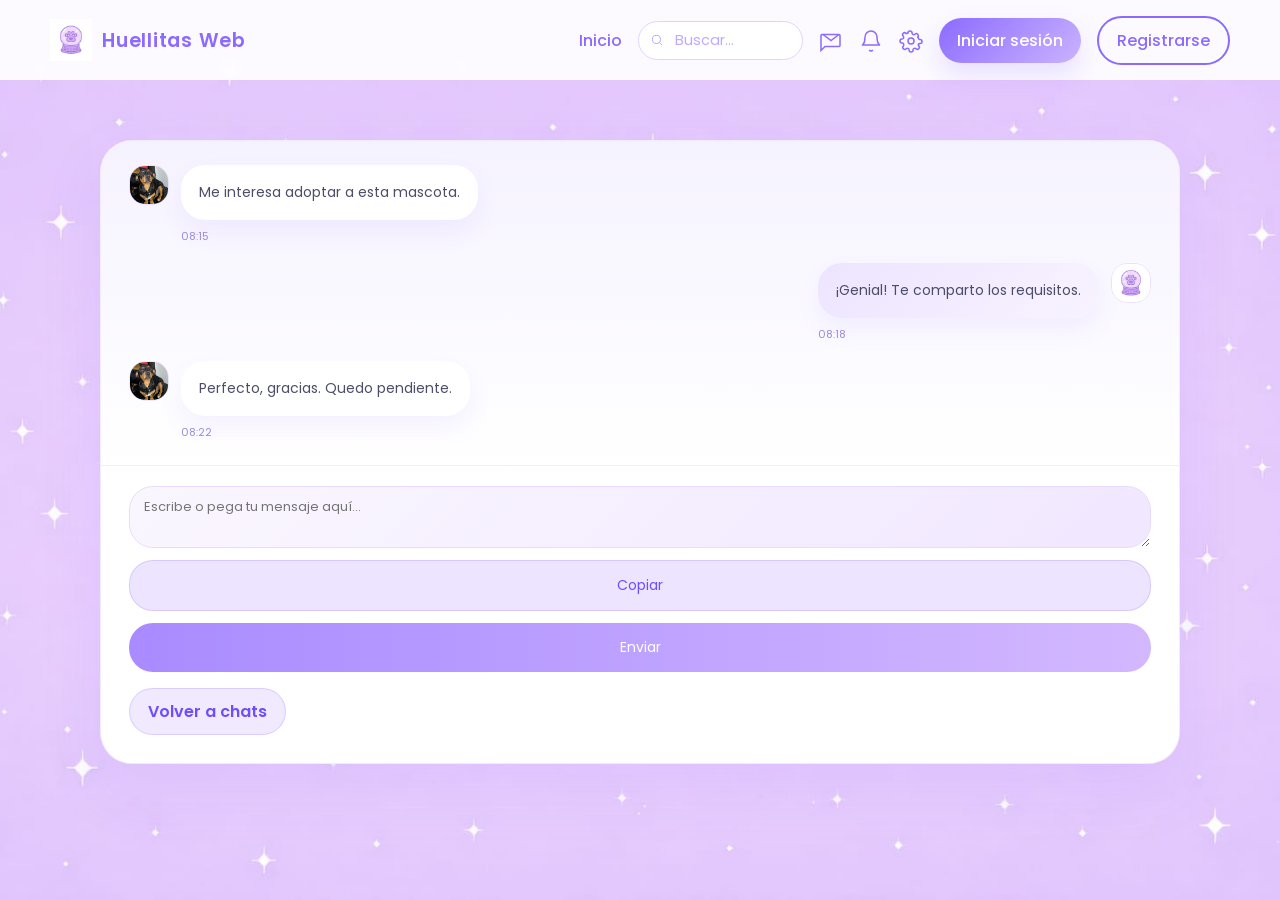
<file: Huellitas Web/chat-roky.html>
<!DOCTYPE html>
<html lang="es">
<head>
    <meta charset="UTF-8">
    <title>Huellitas Web | Chat Roky</title>
    <link href="https://fonts.googleapis.com/css2?family=Poppins:wght@300;400;600&display=swap" rel="stylesheet">
    <link rel="stylesheet" href="style.css">
</head>
<body class="messages-page chat-detail">
    <header class="navbar">
        <div class="navbar-left">
            <img src="img/esfera.png" alt="Huellitas Web">
            <span>Huellitas Web</span>
        </div>
        <nav class="navbar-right">
            <a href="home.html" class="nav-link">Inicio</a>
            <div class="navbar-search-wrapper">
                <svg class="icon-svg icon-search" viewBox="0 0 24 24" fill="none" stroke="currentColor" stroke-width="1">
                    <circle cx="11" cy="11" r="7"></circle>
                    <path d="m20.5 20.5-4-4"></path>
                </svg>
                <input type="text" class="navbar-search" placeholder="Buscar...">
            </div>
            <a href="mensajes.html" class="nav-link" title="Mensajes">
                <svg class="icon-svg" viewBox="0 0 24 24" fill="none" stroke="currentColor" stroke-width="1.5">
                    <path d="M4 5.5h16a1 1 0 0 1 1 1v10a1 1 0 0 1-1 1H6l-4 4V6.5a1 1 0 0 1 1-1z"></path>
                    <path d="M4 5.5l8 6 8-6"></path>
                </svg>
            </a>
            <a href="#" class="nav-link" title="Notificaciones" onclick="event.preventDefault(); openModal('notificationsModal');">
                <svg class="icon-svg" viewBox="0 0 24 24" fill="none" stroke="currentColor" stroke-width="1.5">
                    <path d="M18 8a6 6 0 0 0-12 0c0 7-3 8-3 8h18s-3-1-3-8"></path>
                    <path d="M13.73 21a2 2 0 0 1-3.46 0"></path>
                </svg>
            </a>
            <a href="configuraciones.html" class="nav-link" title="Configuración">
                <svg class="icon-svg" viewBox="0 0 24 24" fill="none" stroke="currentColor" stroke-width="1.5">
                    <circle cx="12" cy="12" r="3"></circle>
                    <path d="M19.4 15a1.65 1.65 0 0 0 .33 1.82l.06.06a2 2 0 0 1-2.83 2.83l-.06-.06a1.65 1.65 0 0 0-1.82-.33 1.65 1.65 0 0 0-1 1.51V21a2 2 0 0 1-4 0v-.09a1.65 1.65 0 0 0-1-1.51 1.65 1.65 0 0 0-1.82.33l-.06.06a2 2 0 0 1-2.83-2.83l.06-.06A1.65 1.65 0 0 0 4.6 15a1.65 1.65 0 0 0-1.51-1H3a2 2 0 0 1 0-4h.09a1.65 1.65 0 0 0 1.51-1 1.65 1.65 0 0 0-.33-1.82l-.06-.06a2 2 0 0 1 2.83-2.83l.06.06A1.65 1.65 0 0 0 7 4.6 1.65 1.65 0 0 0 8.51 4H9a2 2 0 0 1 4 0h.09a1.65 1.65 0 0 0 1 1.51 1.65 1.65 0 0 0 1.82-.33l-.06.06a2 2 0 0 1 2.83 2.83l-.06.06A1.65 1.65 0 0 0 19.4 9a1.65 1.65 0 0 0 1 1.51H21a2 2 0 0 1 0 4h-.09a1.65 1.65 0 0 0-1.51 1z"></path>
                </svg>
            </a>
            <a href="#" class="nav-link login-link" title="Iniciar sesión" onclick="event.preventDefault(); openModal('loginModal');">Iniciar sesión</a>
            <a href="#" class="nav-link register-link" title="Registrarse" onclick="event.preventDefault(); openModal('registerModal');">Registrarse</a>
            </nav>
    </header>

    <!-- MODAL DE LOGIN -->
    <div class="login-modal" id="loginModal">
        <div class="login-modal-content login-container">
            <button class="login-modal-close" onclick="document.getElementById('loginModal').classList.remove('active');">&times;</button>
            <div class="login-panel">
                <div class="logo"><img src="img/esfera.png" alt="Esfera Huellitas Web"></div>
                <h1>Huellitas Web</h1>
                <p class="subtitle">Encuentra, adopta y conecta con mascotas desde cualquier lugar.</p>
            </div>
            <div class="login-form-panel">
                <form action="home.html">
                    <input type="email" placeholder="Correo electrónico" required>
                    <input type="password" placeholder="Contraseña" required>
                    <a href="#" class="forgot" onclick="event.preventDefault(); closeModal('loginModal'); openModal('recoverModal');">¿Olvidaste tu contraseña?</a>
                    <button type="submit">Ingresar</button>
                </form>
                <div class="divider"><span>o continuar con</span></div>
                <div class="google-btn">
                    <div id="g_id_onload" data-client_id="TU_CLIENT_ID_AQUI" data-callback="handleCredentialResponse" data-auto_select="true"></div>
                    <div class="g_id_signin" data-type="standard" data-size="large" data-theme="outline" data-text="signin_with" data-shape="rectangular" data-logo_alignment="left"></div>
                </div>
                <p class="register">¿Aún no tienes cuenta? <a href="#" onclick="event.preventDefault(); document.getElementById('loginModal').classList.remove('active'); document.getElementById('registerModal').classList.add('active');">Regístrate aquí</a></p>
            </div>
        </div>
    </div>

    <!-- MODAL DE REGISTRO -->
    <div class="login-modal" id="registerModal">
        <div class="login-modal-content login-container">
            <button class="login-modal-close" onclick="document.getElementById('registerModal').classList.remove('active');">&times;</button>
            <div class="login-panel">
                <div class="logo"><img src="img/esfera.png" alt="Esfera Huellitas Web"></div>
                <h1>Crear cuenta</h1>
                <p class="subtitle">Únete a Huellitas Web y ayuda a mascotas.</p>
            </div>
            <div class="login-form-panel">
                <form action="home.html">
                    <input type="text" placeholder="Nombre completo" required>
                    <input type="email" placeholder="Correo electrónico" required>
                    <input type="password" placeholder="Contraseña" required>
                    <input type="password" placeholder="Confirmar contraseña" required>
                    <button type="submit">Registrarse</button>
                </form>
                <div class="divider"><span>o continuar con</span></div>
                <div class="google-btn">
                    <div id="g_id_onload" data-client_id="TU_CLIENT_ID_AQUI" data-callback="handleCredentialResponse" data-auto_select="true"></div>
                    <div class="g_id_signin" data-type="standard" data-size="large" data-theme="outline" data-text="signin_with" data-shape="rectangular" data-logo_alignment="left"></div>
                </div>
                <p class="register">¿Ya tienes cuenta? <a href="#" onclick="event.preventDefault(); document.getElementById('registerModal').classList.remove('active'); document.getElementById('loginModal').classList.add('active');">Inicia sesión</a></p>
            </div>
        </div>
    </div>

    <div class="login-modal" id="recoverModal">
        <div class="login-modal-content login-container">
            <button class="login-modal-close" onclick="closeModal('recoverModal');">&times;</button>
            <div class="login-panel">
                <div class="logo"><img src="img/esfera.png" alt="Huellitas Huellitas Web"></div>
                <h1>Recupera tu contraseña</h1>
                <p class="subtitle">Ingresa tu correo para recibir el enlace de recuperación.</p>
            </div>
            <div class="login-form-panel">
                <form action="#" onsubmit="event.preventDefault(); closeModal('recoverModal'); alert('Se envió el enlace de recuperación.');">
                    <input type="email" placeholder="Correo electrónico" required>
                    <button type="submit">Enviar enlace</button>
                </form>
                <p class="register">¿Recuerdas tu contraseña? <a href="#" onclick="event.preventDefault(); closeModal('recoverModal'); openModal('loginModal');">Volver al inicio de sesión</a></p>
            </div>
        </div>
    </div>

    <!-- MODAL DE NOTIFICACIONES -->
    <div class="login-modal" id="notificationsModal">
        <div class="notifications-modal-content">
            <button class="login-modal-close" onclick="closeModal('notificationsModal');">&times;</button>
            
            <h3 style="text-align: center; color: #6d4dff; margin-bottom: 20px;">Notificaciones</h3>
            
            <div class="notifications-list">
                <div class="notification-item">
                    <div class="notification-icon">
                        <svg viewBox="0 0 24 24" fill="none" stroke="currentColor" stroke-width="2">
                            <path d="M20.84 4.61a5.5 5.5 0 0 0-7.78 0L12 5.67l-1.06-1.06a5.5 5.5 0 0 0-7.78 7.78l1.06 1.06L12 21.23l7.78-7.78 1.06-1.06a5.5 5.5 0 0 0 0-7.78z"></path>
                        </svg>
                    </div>
                    <div class="notification-content">
                        <p><strong>Campanita</strong> ha publicado una nueva foto.</p>
                        <span class="notification-time">Hace 2 horas</span>
                    </div>
                </div>
                
                <div class="notification-item">
                    <div class="notification-icon">
                        <svg viewBox="0 0 24 24" fill="none" stroke="currentColor" stroke-width="2">
                            <circle cx="12" cy="12" r="10"></circle>
                            <path d="m9 12 2 2 4-4"></path>
                        </svg>
                    </div>
                    <div class="notification-content">
                        <p><strong>Luna</strong> ha sido adoptada. ¡Felicidades!</p>
                        <span class="notification-time">Hace 5 horas</span>
                    </div>
                </div>
                
                <div class="notification-item">
                    <div class="notification-icon">
                        <svg viewBox="0 0 24 24" fill="none" stroke="currentColor" stroke-width="2">
                            <path d="M14.7 6.3a1 1 0 0 0 0 1.4l1.6 1.6a1 1 0 0 0 1.4 0l3.77-3.77a6 6 0 0 1-7.94 7.94l-6.91 6.91a2.12 2.12 0 0 1-3-3l6.91-6.91a6 6 0 0 1 7.94-7.94l-3.76 3.76z"></path>
                        </svg>
                    </div>
                    <div class="notification-content">
                        <p>Nueva campaña de adopción en tu zona.</p>
                        <span class="notification-time">Hace 1 día</span>
                    </div>
                </div>
                
                <div class="notification-item">
                    <div class="notification-icon">
                        <svg viewBox="0 0 24 24" fill="none" stroke="currentColor" stroke-width="2">
                            <polygon points="12,2 15.09,8.26 22,9.27 17,14.14 18.18,21.02 12,17.77 5.82,21.02 7,14.14 2,9.27 8.91,8.26"></polygon>
                        </svg>
                    </div>
                    <div class="notification-content">
                        <p><strong>Roky</strong> recibió 10 likes en su publicación.</p>
                        <span class="notification-time">Hace 2 días</span>
                    </div>
                </div>
                
                <div class="notification-item">
                    <div class="notification-icon">
                        <svg viewBox="0 0 24 24" fill="none" stroke="currentColor" stroke-width="2">
                            <path d="M5 3l14 9-14 9V3z"></path>
                        </svg>
                    </div>
                    <div class="notification-content">
                        <p>¡Bienvenido a Huellitas Web! Explora y adopta.</p>
                        <span class="notification-time">Hace 3 días</span>
                    </div>
                </div>
            </div>
            
            <button class="primary-btn" style="width: 100%; margin-top: 20px;" onclick="closeModal('notificationsModal');">Ver todas</button>
        </div>
    </div>

    <main class="main-container">
        <section class="search-section">
            <h2>Chat con Roky</h2>
            <p>Aquí ves el detalle y puedes continuar la conversación con Roky.</p>
        </section>

        <section class="chat-panel">
            <div class="chat-header">
                <h3>Roky</h3>
                <p>Último mensaje hace 3 horas.</p>
            </div>
            <div class="chat-body">
                <div class="message-row">
                    <div class="message-avatar">
                        <img src="img/Rockygrande.png" alt="Roky">
                    </div>
                    <div>
                        <div class="message-bubble">Me interesa adoptar a esta mascota.</div>
                        <div class="message-time">08:15</div>
                    </div>
                </div>
                <div class="message-row sent">
                    <div class="message-avatar">
                        <img src="img/esfera.png" alt="Tú">
                    </div>
                    <div>
                        <div class="message-bubble">¡Genial! Te comparto los requisitos.</div>
                        <div class="message-time">08:18</div>
                    </div>
                </div>
                <div class="message-row">
                    <div class="message-avatar">
                        <img src="img/Rockygrande.png" alt="Roky">
                    </div>
                    <div>
                        <div class="message-bubble">Perfecto, gracias. Quedo pendiente.</div>
                        <div class="message-time">08:22</div>
                    </div>
                </div>
            </div>
            <div class="chat-input-area">
                <div class="chat-input">
                    <textarea placeholder="Escribe o pega tu mensaje aquí..."></textarea>
                    <div class="chat-buttons">
                        <button type="button" class="copy-btn">Copiar</button>
                        <button type="button">Enviar</button>
                    </div>
                </div>
                <a href="mensajes.html" class="settings-action" style="margin-top: 16px; display: inline-block;">Volver a chats</a>
            </div>
        </section>
    </main>
    <script>
        const copyBtn = document.querySelector('.copy-btn');
        if (copyBtn) {
            copyBtn.addEventListener('click', () => {
                const textarea = document.querySelector('.chat-input textarea');
                if (textarea) {
                    textarea.select();
                    navigator.clipboard.writeText(textarea.value);
                    alert('Texto copiado al portapapeles.');
                }
            });
        }
    </script>
    <script src="archivo.js"></script>
</body>
</html>
</file>
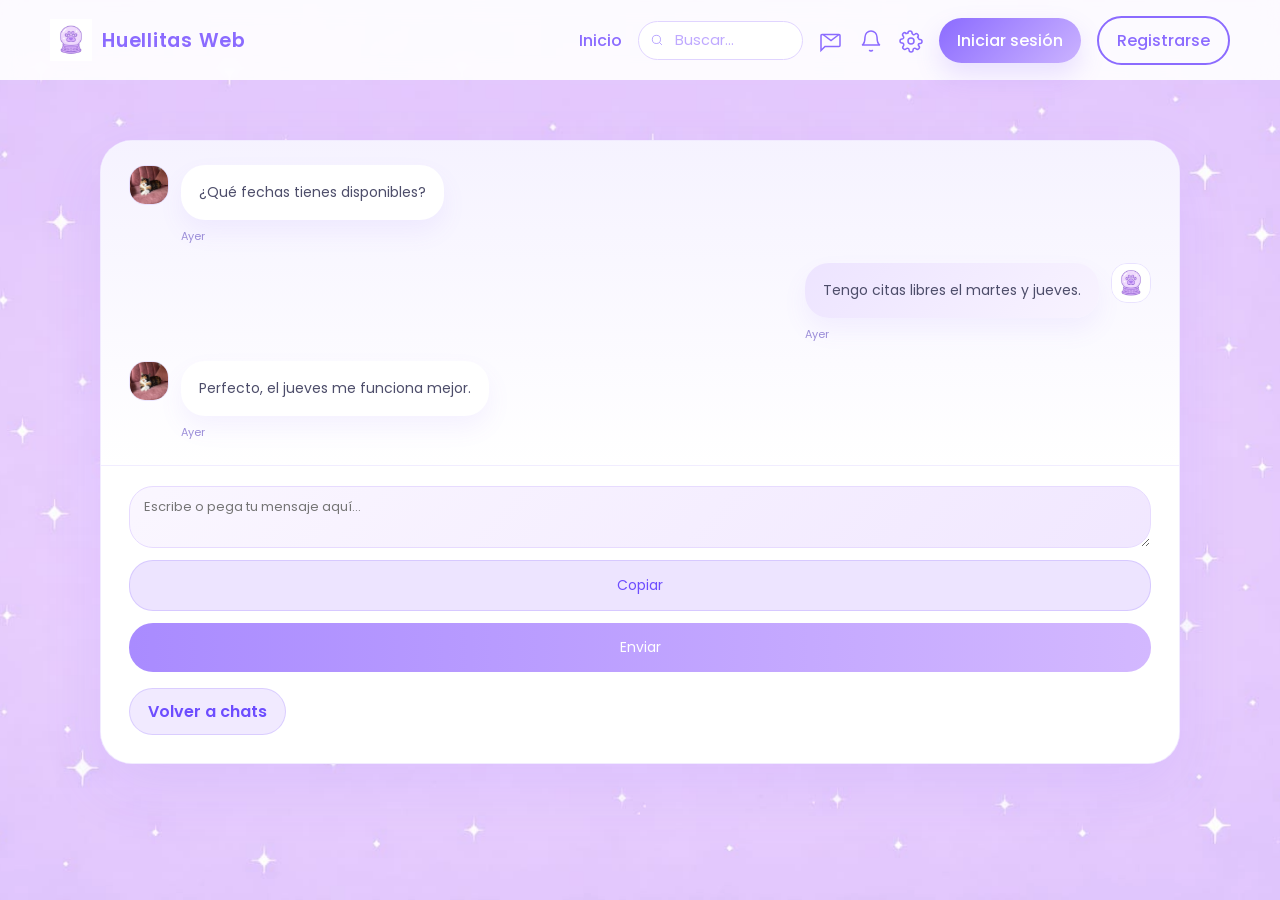
<file: Huellitas Web/chat-tea.html>
<!DOCTYPE html>
<html lang="es">
<head>
    <meta charset="UTF-8">
    <title>Huellitas Web | Chat Tea</title>
    <link href="https://fonts.googleapis.com/css2?family=Poppins:wght@300;400;600&display=swap" rel="stylesheet">
    <link rel="stylesheet" href="style.css">
</head>
<body class="messages-page chat-detail">
    <header class="navbar">
        <div class="navbar-left">
            <img src="img/esfera.png" alt="Huellitas Web">
            <span>Huellitas Web</span>
        </div>
        <nav class="navbar-right">
            <a href="home.html" class="nav-link">Inicio</a>
            <div class="navbar-search-wrapper">
                <svg class="icon-svg icon-search" viewBox="0 0 24 24" fill="none" stroke="currentColor" stroke-width="1">
                    <circle cx="11" cy="11" r="7"></circle>
                    <path d="m20.5 20.5-4-4"></path>
                </svg>
                <input type="text" class="navbar-search" placeholder="Buscar...">
            </div>
            <a href="mensajes.html" class="nav-link" title="Mensajes">
                <svg class="icon-svg" viewBox="0 0 24 24" fill="none" stroke="currentColor" stroke-width="1.5">
                    <path d="M4 5.5h16a1 1 0 0 1 1 1v10a1 1 0 0 1-1 1H6l-4 4V6.5a1 1 0 0 1 1-1z"></path>
                    <path d="M4 5.5l8 6 8-6"></path>
                </svg>
            </a>
            <a href="#" class="nav-link" title="Notificaciones" onclick="event.preventDefault(); openModal('notificationsModal');">
                <svg class="icon-svg" viewBox="0 0 24 24" fill="none" stroke="currentColor" stroke-width="1.5">
                    <path d="M18 8a6 6 0 0 0-12 0c0 7-3 8-3 8h18s-3-1-3-8"></path>
                    <path d="M13.73 21a2 2 0 0 1-3.46 0"></path>
                </svg>
            </a>
            <a href="configuraciones.html" class="nav-link" title="Configuración">
                <svg class="icon-svg" viewBox="0 0 24 24" fill="none" stroke="currentColor" stroke-width="1.5">
                    <circle cx="12" cy="12" r="3"></circle>
                    <path d="M19.4 15a1.65 1.65 0 0 0 .33 1.82l.06.06a2 2 0 0 1-2.83 2.83l-.06-.06a1.65 1.65 0 0 0-1.82-.33 1.65 1.65 0 0 0-1 1.51V21a2 2 0 0 1-4 0v-.09a1.65 1.65 0 0 0-1-1.51 1.65 1.65 0 0 0-1.82.33l-.06.06a2 2 0 0 1-2.83-2.83l.06-.06A1.65 1.65 0 0 0 4.6 15a1.65 1.65 0 0 0-1.51-1H3a2 2 0 0 1 0-4h.09a1.65 1.65 0 0 0 1.51-1 1.65 1.65 0 0 0-.33-1.82l-.06-.06a2 2 0 0 1 2.83-2.83l.06.06A1.65 1.65 0 0 0 7 4.6 1.65 1.65 0 0 0 8.51 4H9a2 2 0 0 1 4 0h.09a1.65 1.65 0 0 0 1 1.51 1.65 1.65 0 0 0 1.82-.33l-.06.06a2 2 0 0 1 2.83 2.83l-.06.06A1.65 1.65 0 0 0 19.4 9a1.65 1.65 0 0 0 1 1.51H21a2 2 0 0 1 0 4h-.09a1.65 1.65 0 0 0-1.51 1z"></path>
                </svg>
            </a>
            <a href="#" class="nav-link login-link" title="Iniciar sesión" onclick="event.preventDefault(); openModal('loginModal');">Iniciar sesión</a>
            <a href="#" class="nav-link register-link" title="Registrarse" onclick="event.preventDefault(); openModal('registerModal');">Registrarse</a>
            </nav>
    </header>

    <!-- MODAL DE LOGIN -->
    <div class="login-modal" id="loginModal">
        <div class="login-modal-content login-container">
            <button class="login-modal-close" onclick="document.getElementById('loginModal').classList.remove('active');">&times;</button>
            <div class="login-panel">
                <div class="logo"><img src="img/esfera.png" alt="Esfera Huellitas Web"></div>
                <h1>Huellitas Web</h1>
                <p class="subtitle">Encuentra, adopta y conecta con mascotas desde cualquier lugar.</p>
            </div>
            <div class="login-form-panel">
                <form action="home.html">
                    <input type="email" placeholder="Correo electrónico" required>
                    <input type="password" placeholder="Contraseña" required>
                    <a href="#" class="forgot" onclick="event.preventDefault(); closeModal('loginModal'); openModal('recoverModal');">¿Olvidaste tu contraseña?</a>
                    <button type="submit">Ingresar</button>
                </form>
                <div class="divider"><span>o continuar con</span></div>
                <div class="google-btn">
                    <div id="g_id_onload" data-client_id="TU_CLIENT_ID_AQUI" data-callback="handleCredentialResponse" data-auto_select="true"></div>
                    <div class="g_id_signin" data-type="standard" data-size="large" data-theme="outline" data-text="signin_with" data-shape="rectangular" data-logo_alignment="left"></div>
                </div>
                <p class="register">¿Aún no tienes cuenta? <a href="#" onclick="event.preventDefault(); document.getElementById('loginModal').classList.remove('active'); document.getElementById('registerModal').classList.add('active');">Regístrate aquí</a></p>
            </div>
        </div>
    </div>

    <!-- MODAL DE REGISTRO -->
    <div class="login-modal" id="registerModal">
        <div class="login-modal-content login-container">
            <button class="login-modal-close" onclick="document.getElementById('registerModal').classList.remove('active');">&times;</button>
            <div class="login-panel">
                <div class="logo"><img src="img/esfera.png" alt="Esfera Huellitas Web"></div>
                <h1>Crear cuenta</h1>
                <p class="subtitle">Únete a Huellitas Web y ayuda a mascotas.</p>
            </div>
            <div class="login-form-panel">
                <form action="home.html">
                    <input type="text" placeholder="Nombre completo" required>
                    <input type="email" placeholder="Correo electrónico" required>
                    <input type="password" placeholder="Contraseña" required>
                    <input type="password" placeholder="Confirmar contraseña" required>
                    <button type="submit">Registrarse</button>
                </form>
                <div class="divider"><span>o continuar con</span></div>
                <div class="google-btn">
                    <div id="g_id_onload" data-client_id="TU_CLIENT_ID_AQUI" data-callback="handleCredentialResponse" data-auto_select="true"></div>
                    <div class="g_id_signin" data-type="standard" data-size="large" data-theme="outline" data-text="signin_with" data-shape="rectangular" data-logo_alignment="left"></div>
                </div>
                <p class="register">¿Ya tienes cuenta? <a href="#" onclick="event.preventDefault(); document.getElementById('registerModal').classList.remove('active'); document.getElementById('loginModal').classList.add('active');">Inicia sesión</a></p>
            </div>
        </div>
    </div>

    <div class="login-modal" id="recoverModal">
        <div class="login-modal-content login-container">
            <button class="login-modal-close" onclick="closeModal('recoverModal');">&times;</button>
            <div class="login-panel">
                <div class="logo"><img src="img/esfera.png" alt="Esfera Huellitas Web"></div>
                <h1>Recupera tu contraseña</h1>
                <p class="subtitle">Ingresa tu correo para recibir el enlace de recuperación.</p>
            </div>
            <div class="login-form-panel">
                <form action="#" onsubmit="event.preventDefault(); closeModal('recoverModal'); alert('Se envió el enlace de recuperación.');">
                    <input type="email" placeholder="Correo electrónico" required>
                    <button type="submit">Enviar enlace</button>
                </form>
                <p class="register">¿Recuerdas tu contraseña? <a href="#" onclick="event.preventDefault(); closeModal('recoverModal'); openModal('loginModal');">Volver al inicio de sesión</a></p>
            </div>
        </div>
    </div>

    <!-- MODAL DE NOTIFICACIONES -->
    <div class="login-modal" id="notificationsModal">
        <div class="notifications-modal-content">
            <button class="login-modal-close" onclick="closeModal('notificationsModal');">&times;</button>
            
            <h3 style="text-align: center; color: #6d4dff; margin-bottom: 20px;">Notificaciones</h3>
            
            <div class="notifications-list">
                <div class="notification-item">
                    <div class="notification-icon">
                        <svg viewBox="0 0 24 24" fill="none" stroke="currentColor" stroke-width="2">
                            <path d="M20.84 4.61a5.5 5.5 0 0 0-7.78 0L12 5.67l-1.06-1.06a5.5 5.5 0 0 0-7.78 7.78l1.06 1.06L12 21.23l7.78-7.78 1.06-1.06a5.5 5.5 0 0 0 0-7.78z"></path>
                        </svg>
                    </div>
                    <div class="notification-content">
                        <p><strong>Campanita</strong> ha publicado una nueva foto.</p>
                        <span class="notification-time">Hace 2 horas</span>
                    </div>
                </div>
                
                <div class="notification-item">
                    <div class="notification-icon">
                        <svg viewBox="0 0 24 24" fill="none" stroke="currentColor" stroke-width="2">
                            <circle cx="12" cy="12" r="10"></circle>
                            <path d="m9 12 2 2 4-4"></path>
                        </svg>
                    </div>
                    <div class="notification-content">
                        <p><strong>Luna</strong> ha sido adoptada. ¡Felicidades!</p>
                        <span class="notification-time">Hace 5 horas</span>
                    </div>
                </div>
                
                <div class="notification-item">
                    <div class="notification-icon">
                        <svg viewBox="0 0 24 24" fill="none" stroke="currentColor" stroke-width="2">
                            <path d="M14.7 6.3a1 1 0 0 0 0 1.4l1.6 1.6a1 1 0 0 0 1.4 0l3.77-3.77a6 6 0 0 1-7.94 7.94l-6.91 6.91a2.12 2.12 0 0 1-3-3l6.91-6.91a6 6 0 0 1 7.94-7.94l-3.76 3.76z"></path>
                        </svg>
                    </div>
                    <div class="notification-content">
                        <p>Nueva campaña de adopción en tu zona.</p>
                        <span class="notification-time">Hace 1 día</span>
                    </div>
                </div>
                
                <div class="notification-item">
                    <div class="notification-icon">
                        <svg viewBox="0 0 24 24" fill="none" stroke="currentColor" stroke-width="2">
                            <polygon points="12,2 15.09,8.26 22,9.27 17,14.14 18.18,21.02 12,17.77 5.82,21.02 7,14.14 2,9.27 8.91,8.26"></polygon>
                        </svg>
                    </div>
                    <div class="notification-content">
                        <p><strong>Roky</strong> recibió 10 likes en su publicación.</p>
                        <span class="notification-time">Hace 2 días</span>
                    </div>
                </div>
                
                <div class="notification-item">
                    <div class="notification-icon">
                        <svg viewBox="0 0 24 24" fill="none" stroke="currentColor" stroke-width="2">
                            <path d="M5 3l14 9-14 9V3z"></path>
                        </svg>
                    </div>
                    <div class="notification-content">
                        <p>¡Bienvenido a Huellitas Web! Explora y adopta.</p>
                        <span class="notification-time">Hace 3 días</span>
                    </div>
                </div>
            </div>
            
            <button class="primary-btn" style="width: 100%; margin-top: 20px;" onclick="closeModal('notificationsModal');">Ver todas</button>
        </div>
    </div>

    <main class="main-container">
        <section class="search-section">
            <h2>Chat con Tea</h2>
            <p>Aquí puedes seguir la conversación con Tea y ver los mensajes recientes.</p>
        </section>

        <section class="chat-panel">
            <div class="chat-header">
                <h3>Tea</h3>
                <p>Último mensaje hace 1 día.</p>
            </div>
            <div class="chat-body">
                <div class="message-row">
                    <div class="message-avatar">
                        <img src="img/tea nuevo.png" alt="Tea">
                    </div>
                    <div>
                        <div class="message-bubble">¿Qué fechas tienes disponibles?</div>
                        <div class="message-time">Ayer</div>
                    </div>
                </div>
                <div class="message-row sent">
                    <div class="message-avatar">
                        <img src="img/esfera.png" alt="Tú">
                    </div>
                    <div>
                        <div class="message-bubble">Tengo citas libres el martes y jueves.</div>
                        <div class="message-time">Ayer</div>
                    </div>
                </div>
                <div class="message-row">
                    <div class="message-avatar">
                        <img src="img/tea nuevo.png" alt="Tea">
                    </div>
                    <div>
                        <div class="message-bubble">Perfecto, el jueves me funciona mejor.</div>
                        <div class="message-time">Ayer</div>
                    </div>
                </div>
            </div>
            <div class="chat-input-area">
                <div class="chat-input">
                    <textarea placeholder="Escribe o pega tu mensaje aquí..."></textarea>
                    <div class="chat-buttons">
                        <button type="button" class="copy-btn">Copiar</button>
                        <button type="button">Enviar</button>
                    </div>
                </div>
                <a href="mensajes.html" class="settings-action" style="margin-top: 16px; display: inline-block;">Volver a chats</a>
            </div>
        </section>
    </main>
    <script>
        const copyBtn = document.querySelector('.copy-btn');
        if (copyBtn) {
            copyBtn.addEventListener('click', () => {
                const textarea = document.querySelector('.chat-input textarea');
                if (textarea) {
                    textarea.select();
                    navigator.clipboard.writeText(textarea.value);
                    alert('Texto copiado al portapapeles.');
                }
            });
        }
    </script>
    <script src="archivo.js"></script>
</body>
</html>
</file>
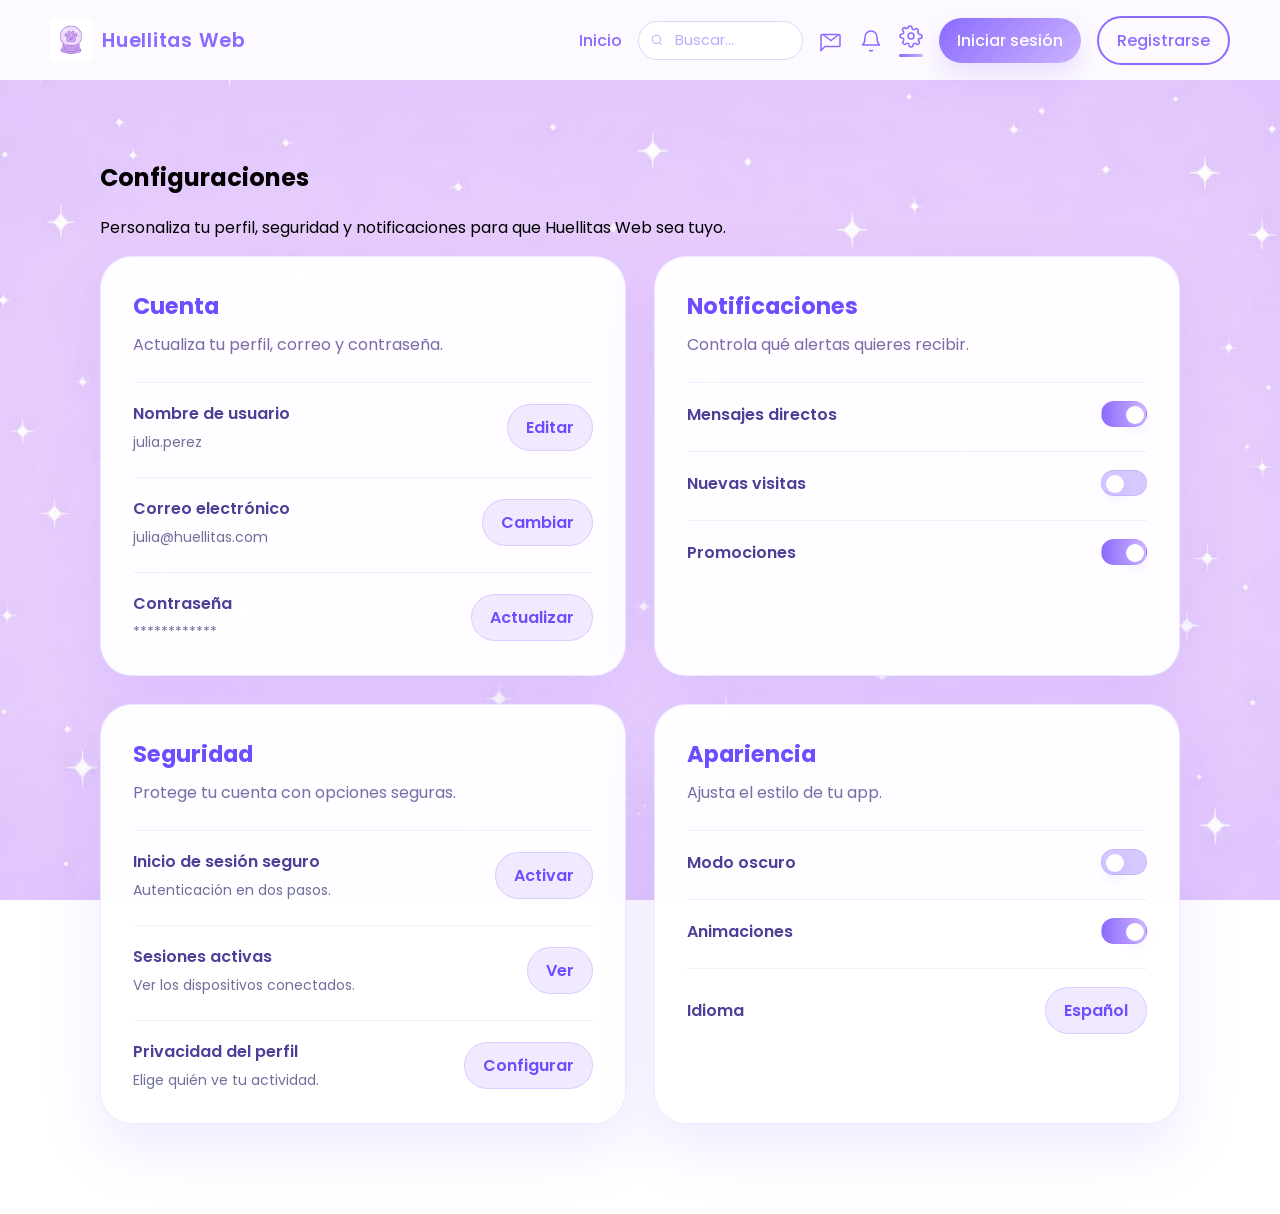
<file: Huellitas Web/configuraciones.html>
<!DOCTYPE html>
<html lang="es">
<head>
    <meta charset="UTF-8">
    <title>Huellitas Web | Configuraciones</title>

    <!-- Fuente -->
    <link href="https://fonts.googleapis.com/css2?family=Poppins:wght@300;400;600&display=swap" rel="stylesheet">

    <!-- CSS general -->
    <link rel="stylesheet" href="style.css">
</head>
<body class="home-page config-page">

    <!-- BARRA SUPERIOR -->
    <header class="navbar">
        <div class="navbar-left">
            <img src="img/esfera.png" alt="Huellitas Web">
            <span>Huellitas Web</span>
        </div>

        <nav class="navbar-right">
            <a href="home.html" class="nav-link">Inicio</a>
            <div class="navbar-search-wrapper">
                <svg class="icon-svg icon-search" viewBox="0 0 24 24" fill="none" stroke="currentColor" stroke-width="1">
                    <circle cx="11" cy="11" r="7"></circle>
                    <path d="m20.5 20.5-4-4"></path>
                </svg>
                <input type="text" class="navbar-search" placeholder="Buscar...">
            </div>
            <a href="mensajes.html" class="nav-link" title="Mensajes">
                <svg class="icon-svg" viewBox="0 0 24 24" fill="none" stroke="currentColor" stroke-width="1.5">
                    <path d="M4 5.5h16a1 1 0 0 1 1 1v10a1 1 0 0 1-1 1H6l-4 4V6.5a1 1 0 0 1 1-1z"></path>
                    <path d="M4 5.5l8 6 8-6"></path>
                </svg>
            </a>
            <a href="#" class="nav-link" title="Notificaciones" onclick="event.preventDefault(); openModal('notificationsModal');">
                <svg class="icon-svg" viewBox="0 0 24 24" fill="none" stroke="currentColor" stroke-width="1.5">
                    <path d="M18 8a6 6 0 0 0-12 0c0 7-3 8-3 8h18s-3-1-3-8"></path>
                    <path d="M13.73 21a2 2 0 0 1-3.46 0"></path>
                </svg>
            </a>
            <a href="configuraciones.html" class="nav-link active" title="Configuración">
                <svg class="icon-svg" viewBox="0 0 24 24" fill="none" stroke="currentColor" stroke-width="1.5">
                    <circle cx="12" cy="12" r="3"></circle>
                    <path d="M19.4 15a1.65 1.65 0 0 0 .33 1.82l.06.06a2 2 0 0 1-2.83 2.83l-.06-.06a1.65 1.65 0 0 0-1.82-.33 1.65 1.65 0 0 0-1 1.51V21a2 2 0 0 1-4 0v-.09a1.65 1.65 0 0 0-1-1.51 1.65 1.65 0 0 0-1.82.33l-.06.06a2 2 0 0 1-2.83-2.83l.06-.06A1.65 1.65 0 0 0 4.6 15a1.65 1.65 0 0 0-1.51-1H3a2 2 0 0 1 0-4h.09a1.65 1.65 0 0 0 1.51-1 1.65 1.65 0 0 0-.33-1.82l-.06-.06a2 2 0 0 1 2.83-2.83l.06.06A1.65 1.65 0 0 0 7 4.6 1.65 1.65 0 0 0 8.51 4H9a2 2 0 0 1 4 0h.09a1.65 1.65 0 0 0 1 1.51 1.65 1.65 0 0 0 1.82-.33l-.06.06a2 2 0 0 1 2.83 2.83l-.06.06A1.65 1.65 0 0 0 19.4 9a1.65 1.65 0 0 0 1 1.51H21a2 2 0 0 1 0 4h-.09a1.65 1.65 0 0 0-1.51 1z"></path>
                </svg>
            </a>
            <a href="#" class="nav-link login-link" title="Iniciar sesión" onclick="event.preventDefault(); openModal('loginModal');">Iniciar sesión</a>
            <a href="#" class="nav-link register-link" title="Registrarse" onclick="event.preventDefault(); openModal('registerModal');">Registrarse</a>
            </nav>
    </header>

    <!-- MODAL DE REGISTRO -->
    <div class="login-modal" id="registerModal">
        <div class="login-modal-content login-container">
            <button class="login-modal-close" onclick="document.getElementById('registerModal').classList.remove('active');">&times;</button>
            <div class="login-panel">
                <div class="logo"><img src="img/esfera.png" alt="Esfera Huellitas Web"></div>
                <h1>Crear cuenta</h1>
                <p class="subtitle">Únete a Huellitas Web y ayuda a mascotas.</p>
            </div>
            <div class="login-form-panel">
                <form action="home.html">
                    <input type="text" placeholder="Nombre completo" required>
                    <input type="email" placeholder="Correo electrónico" required>
                    <input type="password" placeholder="Contraseña" required>
                    <input type="password" placeholder="Confirmar contraseña" required>
                    <button type="submit">Registrarse</button>
                </form>
                <div class="divider"><span>o continuar con</span></div>
                <div class="google-btn">
                    <div id="g_id_onload" data-client_id="TU_CLIENT_ID_AQUI" data-callback="handleCredentialResponse" data-auto_select="true"></div>
                    <div class="g_id_signin" data-type="standard" data-size="large" data-theme="outline" data-text="signin_with" data-shape="rectangular" data-logo_alignment="left"></div>
                </div>
                <p class="register">¿Ya tienes cuenta? <a href="#" onclick="event.preventDefault(); document.getElementById('registerModal').classList.remove('active'); document.getElementById('loginModal').classList.add('active');">Inicia sesión</a></p>
            </div>
        </div>
    </div>

    <!-- MODAL DE LOGIN -->
    <div class="login-modal" id="loginModal">
        <div class="login-modal-content login-container">
            <button class="login-modal-close" onclick="document.getElementById('loginModal').classList.remove('active');">&times;</button>
            <div class="login-panel">
                <div class="logo"><img src="img/esfera.png" alt="Esfera Huellitas Web"></div>
                <h1>Huellitas Web</h1>
                <p class="subtitle">Encuentra, adopta y conecta con mascotas desde cualquier lugar.</p>
            </div>
            <div class="login-form-panel">
                <form action="home.html">
                    <input type="email" placeholder="Correo electrónico" required>
                    <input type="password" placeholder="Contraseña" required>
                    <a href="#" class="forgot" onclick="event.preventDefault(); openModal('recoverModal');">¿Olvidaste tu contraseña?</a>
                    <button type="submit">Ingresar</button>
                </form>
                <div class="divider"><span>o continuar con</span></div>
                <div class="google-btn">
                    <div id="g_id_onload" data-client_id="TU_CLIENT_ID_AQUI" data-callback="handleCredentialResponse" data-auto_select="true"></div>
                    <div class="g_id_signin" data-type="standard" data-size="large" data-theme="outline" data-text="signin_with" data-shape="rectangular" data-logo_alignment="left"></div>
                </div>
                <p class="register">¿Aún no tienes cuenta? <a href="registro.html">Regístrate aquí</a></p>
            </div>
        </div>
    </div>

    </div>

    <!-- MODAL DE NOTIFICACIONES -->
    <div class="login-modal" id="notificationsModal">
        <div class="notifications-modal-content">
            <button class="login-modal-close" onclick="closeModal('notificationsModal');">&times;</button>
            
            <h3 style="text-align: center; color: #6d4dff; margin-bottom: 20px;">Notificaciones</h3>
            
            <div class="notifications-list">
                <div class="notification-item">
                    <div class="notification-icon">
                        <svg viewBox="0 0 24 24" fill="none" stroke="currentColor" stroke-width="2">
                            <path d="M20.84 4.61a5.5 5.5 0 0 0-7.78 0L12 5.67l-1.06-1.06a5.5 5.5 0 0 0-7.78 7.78l1.06 1.06L12 21.23l7.78-7.78 1.06-1.06a5.5 5.5 0 0 0 0-7.78z"></path>
                        </svg>
                    </div>
                    <div class="notification-content">
                        <p><strong>Campanita</strong> ha publicado una nueva foto.</p>
                        <span class="notification-time">Hace 2 horas</span>
                    </div>
                </div>
                
                <div class="notification-item">
                    <div class="notification-icon">
                        <svg viewBox="0 0 24 24" fill="none" stroke="currentColor" stroke-width="2">
                            <circle cx="12" cy="12" r="10"></circle>
                            <path d="m9 12 2 2 4-4"></path>
                        </svg>
                    </div>
                    <div class="notification-content">
                        <p><strong>Luna</strong> ha sido adoptada. ¡Felicidades!</p>
                        <span class="notification-time">Hace 5 horas</span>
                    </div>
                </div>
                
                <div class="notification-item">
                    <div class="notification-icon">
                        <svg viewBox="0 0 24 24" fill="none" stroke="currentColor" stroke-width="2">
                            <path d="M14.7 6.3a1 1 0 0 0 0 1.4l1.6 1.6a1 1 0 0 0 1.4 0l3.77-3.77a6 6 0 0 1-7.94 7.94l-6.91 6.91a2.12 2.12 0 0 1-3-3l6.91-6.91a6 6 0 0 1 7.94-7.94l-3.76 3.76z"></path>
                        </svg>
                    </div>
                    <div class="notification-content">
                        <p>Nueva campaña de adopción en tu zona.</p>
                        <span class="notification-time">Hace 1 día</span>
                    </div>
                </div>
                
                <div class="notification-item">
                    <div class="notification-icon">
                        <svg viewBox="0 0 24 24" fill="none" stroke="currentColor" stroke-width="2">
                            <polygon points="12,2 15.09,8.26 22,9.27 17,14.14 18.18,21.02 12,17.77 5.82,21.02 7,14.14 2,9.27 8.91,8.26"></polygon>
                        </svg>
                    </div>
                    <div class="notification-content">
                        <p><strong>Roky</strong> recibió 10 likes en su publicación.</p>
                        <span class="notification-time">Hace 2 días</span>
                    </div>
                </div>
                
                <div class="notification-item">
                    <div class="notification-icon">
                        <svg viewBox="0 0 24 24" fill="none" stroke="currentColor" stroke-width="2">
                            <path d="M5 3l14 9-14 9V3z"></path>
                        </svg>
                    </div>
                    <div class="notification-content">
                        <p>¡Bienvenido a Huellitas Web! Explora y adopta.</p>
                        <span class="notification-time">Hace 3 días</span>
                    </div>
                </div>
            </div>
            
            <button class="primary-btn" style="width: 100%; margin-top: 20px;" onclick="closeModal('notificationsModal');">Ver todas</button>
        </div>
    </div>

    <!-- CONTENIDO PRINCIPAL -->
    <main class="main-container">
            <h2>Configuraciones</h2>
            <p>Personaliza tu perfil, seguridad y notificaciones para que Huellitas Web sea tuyo.</p>
        </section>

        <section class="settings-grid">
            <div class="settings-card">
                <div class="card-header">
                    <h3>Cuenta</h3>
                    <p>Actualiza tu perfil, correo y contraseña.</p>
                </div>
                <div class="setting-row">
                    <div>
                        <strong>Nombre de usuario</strong>
                        <p>julia.perez</p>
                    </div>
                    <a class="settings-action" href="#">Editar</a>
                </div>
                <div class="setting-row">
                    <div>
                        <strong>Correo electrónico</strong>
                        <p>julia@huellitas.com</p>
                    </div>
                    <a class="settings-action" href="#">Cambiar</a>
                </div>
                <div class="setting-row">
                    <div>
                        <strong>Contraseña</strong>
                        <p>************</p>
                    </div>
                    <a class="settings-action" href="#">Actualizar</a>
                </div>
            </div>

            <div class="settings-card">
                <div class="card-header">
                    <h3>Notificaciones</h3>
                    <p>Controla qué alertas quieres recibir.</p>
                </div>
                <div class="setting-row">
                    <span>Mensajes directos</span>
                    <label class="toggle-switch">
                        <input type="checkbox" checked>
                        <span class="slider"></span>
                    </label>
                </div>
                <div class="setting-row">
                    <span>Nuevas visitas</span>
                    <label class="toggle-switch">
                        <input type="checkbox">
                        <span class="slider"></span>
                    </label>
                </div>
                <div class="setting-row">
                    <span>Promociones</span>
                    <label class="toggle-switch">
                        <input type="checkbox" checked>
                        <span class="slider"></span>
                    </label>
                </div>
            </div>

            <div class="settings-card">
                <div class="card-header">
                    <h3>Seguridad</h3>
                    <p>Protege tu cuenta con opciones seguras.</p>
                </div>
                <div class="setting-row">
                    <div>
                        <strong>Inicio de sesión seguro</strong>
                        <p>Autenticación en dos pasos.</p>
                    </div>
                    <a class="settings-action" href="#">Activar</a>
                </div>
                <div class="setting-row">
                    <div>
                        <strong>Sesiones activas</strong>
                        <p>Ver los dispositivos conectados.</p>
                    </div>
                    <a class="settings-action" href="#">Ver</a>
                </div>
                <div class="setting-row">
                    <div>
                        <strong>Privacidad del perfil</strong>
                        <p>Elige quién ve tu actividad.</p>
                    </div>
                    <a class="settings-action" href="#">Configurar</a>
                </div>
            </div>

            <div class="settings-card">
                <div class="card-header">
                    <h3>Apariencia</h3>
                    <p>Ajusta el estilo de tu app.</p>
                </div>
                <div class="setting-row">
                    <span>Modo oscuro</span>
                    <label class="toggle-switch">
                        <input type="checkbox">
                        <span class="slider"></span>
                    </label>
                </div>
                <div class="setting-row">
                    <span>Animaciones</span>
                    <label class="toggle-switch">
                        <input type="checkbox" checked>
                        <span class="slider"></span>
                    </label>
                </div>
                <div class="setting-row">
                    <span>Idioma</span>
                    <a class="settings-action" href="#">Español</a>
                </div>
            </div>
        </section>

    </main>

    <script src="archivo.js"></script>
</body>
</html>
</file>
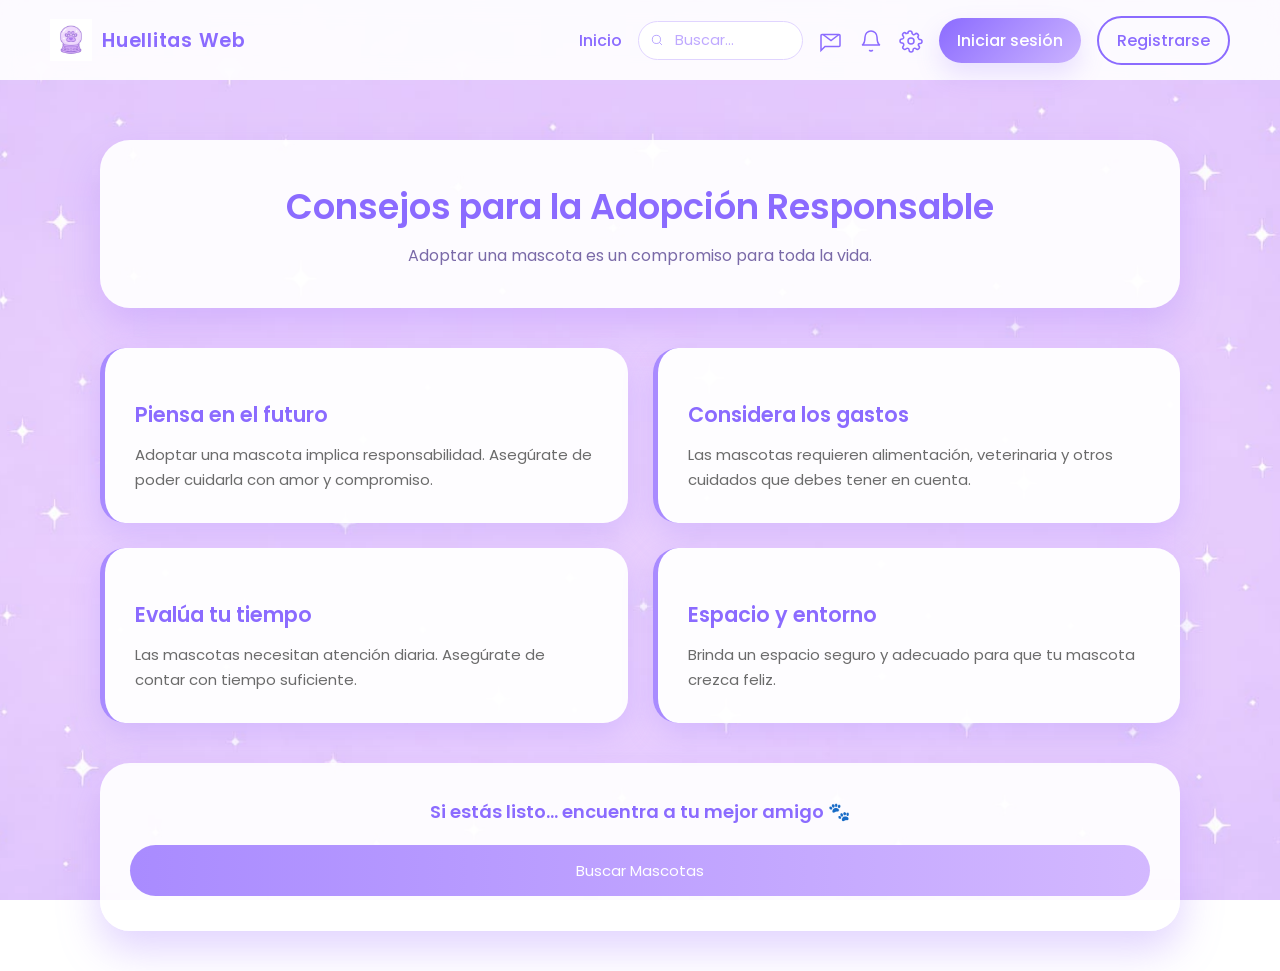
<file: Huellitas Web/consejitos.html>
<!DOCTYPE html>
<html lang="es">
<head>
    <meta charset="UTF-8">
    <title>Huellitas Web | Consejos</title>

    <link href="https://fonts.googleapis.com/css2?family=Poppins:wght@300;400;600&display=swap" rel="stylesheet">
    <link rel="stylesheet" href="style.css">
</head>

<body class="consejos-page">

<!-- BARRA SUPERIOR -->
<header class="navbar">
    <div class="navbar-left">
        <img src="img/esfera.png" alt="Huellitas Web">
        <span>Huellitas Web</span>
    </div>

    <nav class="navbar-right">
        <a href="home.html" class="nav-link">Inicio</a>
        <div class="navbar-search-wrapper">
            <svg class="icon-svg icon-search" viewBox="0 0 24 24" fill="none" stroke="currentColor" stroke-width="1">
                <circle cx="11" cy="11" r="7"></circle>
                <path d="m20.5 20.5-4-4"></path>
            </svg>
            <input type="text" class="navbar-search" placeholder="Buscar...">
        </div>
        <a href="mensajes.html" class="nav-link" title="Mensajes">
            <svg class="icon-svg" viewBox="0 0 24 24" fill="none" stroke="currentColor" stroke-width="1.5">
                <path d="M4 5.5h16a1 1 0 0 1 1 1v10a1 1 0 0 1-1 1H6l-4 4V6.5a1 1 0 0 1 1-1z"></path>
                <path d="M4 5.5l8 6 8-6"></path>
            </svg>
        </a>
        <a href="#" class="nav-link" title="Notificaciones" onclick="event.preventDefault(); openModal('notificationsModal');">
            <svg class="icon-svg" viewBox="0 0 24 24" fill="none" stroke="currentColor" stroke-width="1.5">
                <path d="M18 8a6 6 0 0 0-12 0c0 7-3 8-3 8h18s-3-1-3-8"></path>
                <path d="M13.73 21a2 2 0 0 1-3.46 0"></path>
            </svg>
        </a>
        <a href="configuraciones.html" class="nav-link" title="Configuración">
            <svg class="icon-svg" viewBox="0 0 24 24" fill="none" stroke="currentColor" stroke-width="1.5">
                <circle cx="12" cy="12" r="3"></circle>
                <path d="M19.4 15a1.65 1.65 0 0 0 .33 1.82l.06.06a2 2 0 0 1-2.83 2.83l-.06-.06a1.65 1.65 0 0 0-1.82-.33 1.65 1.65 0 0 0-1 1.51V21a2 2 0 0 1-4 0v-.09a1.65 1.65 0 0 0-1-1.51 1.65 1.65 0 0 0-1.82.33l-.06.06a2 2 0 0 1-2.83-2.83l.06-.06A1.65 1.65 0 0 0 4.6 15a1.65 1.65 0 0 0-1.51-1H3a2 2 0 0 1 0-4h.09a1.65 1.65 0 0 0 1.51-1 1.65 1.65 0 0 0-.33-1.82l-.06-.06a2 2 0 0 1 2.83-2.83l.06.06A1.65 1.65 0 0 0 7 4.6 1.65 1.65 0 0 0 8.51 4H9a2 2 0 0 1 4 0h.09a1.65 1.65 0 0 0 1 1.51 1.65 1.65 0 0 0 1.82-.33l.06-.06a2 2 0 0 1 2.83 2.83l-.06.06A1.65 1.65 0 0 0 19.4 9a1.65 1.65 0 0 0 1 1.51H21a2 2 0 0 1 0 4h-.09a1.65 1.65 0 0 0-1.51 1z"></path>
            </svg>
        </a>
            <a href="#" class="nav-link login-link" title="Iniciar sesión" onclick="event.preventDefault(); openModal('loginModal');">Iniciar sesión</a>
            <a href="#" class="nav-link register-link" title="Registrarse" onclick="event.preventDefault(); openModal('registerModal');">Registrarse</a>
        </nav>
    </header>

    <!-- MODAL DE REGISTRO -->
    <div class="login-modal" id="registerModal">
        <div class="login-modal-content login-container">
            <button class="login-modal-close" onclick="document.getElementById('registerModal').classList.remove('active');">&times;</button>
            <div class="login-panel">
                <div class="logo"><img src="img/esfera.png" alt="Esfera Huellitas Web"></div>
                <h1>Crear cuenta</h1>
                <p class="subtitle">Únete a Huellitas Web y ayuda a mascotas.</p>
            </div>
            <div class="login-form-panel">
                <form action="home.html">
                    <input type="text" placeholder="Nombre completo" required>
                    <input type="email" placeholder="Correo electrónico" required>
                    <input type="password" placeholder="Contraseña" required>
                    <input type="password" placeholder="Confirmar contraseña" required>
                    <button type="submit">Registrarse</button>
                </form>
                <div class="divider"><span>o continuar con</span></div>
                <div class="google-btn">
                    <div id="g_id_onload" data-client_id="TU_CLIENT_ID_AQUI" data-callback="handleCredentialResponse" data-auto_select="true"></div>
                    <div class="g_id_signin" data-type="standard" data-size="large" data-theme="outline" data-text="signin_with" data-shape="rectangular" data-logo_alignment="left"></div>
                </div>
                <p class="register">¿Ya tienes cuenta? <a href="#" onclick="event.preventDefault(); document.getElementById('registerModal').classList.remove('active'); document.getElementById('loginModal').classList.add('active');">Inicia sesión</a></p>
            </div>
        </div>
    </div>
    <!-- MODAL DE LOGIN -->
    <div class="login-modal" id="loginModal">
        <div class="login-modal-content login-container">
            <button class="login-modal-close" onclick="document.getElementById('loginModal').classList.remove('active');">&times;</button>
            <div class="login-panel">
                <div class="logo"><img src="img/esfera.png" alt="Esfera Huellitas Web"></div>
                <h1>Huellitas Web</h1>
                <p class="subtitle">Encuentra, adopta y conecta con mascotas desde cualquier lugar.</p>
            </div>
            <div class="login-form-panel">
                <form action="home.html">
                    <input type="email" placeholder="Correo electrónico" required>
                    <input type="password" placeholder="Contraseña" required>
                    <a href="#" class="forgot" onclick="event.preventDefault(); closeModal('loginModal'); openModal('recoverModal');">¿Olvidaste tu contraseña?</a>
                    <button type="submit">Ingresar</button>
                </form>
                <div class="divider"><span>o continuar con</span></div>
                <div class="google-btn">
                    <div id="g_id_onload" data-client_id="TU_CLIENT_ID_AQUI" data-callback="handleCredentialResponse" data-auto_select="true"></div>
                    <div class="g_id_signin" data-type="standard" data-size="large" data-theme="outline" data-text="signin_with" data-shape="rectangular" data-logo_alignment="left"></div>
                </div>
                <p class="register">¿Aún no tienes cuenta? <a href="#" onclick="event.preventDefault(); document.getElementById('loginModal').classList.remove('active'); document.getElementById('registerModal').classList.add('active');">Regístrate aquí</a></p>
            </div>
        </div>
    </div>

    <div class="login-modal" id="recoverModal">
        <div class="login-modal-content login-container">
            <button class="login-modal-close" onclick="closeModal('recoverModal');">&times;</button>
            <div class="login-panel">
                <div class="logo"><img src="img/esfera.png" alt="Esfera Huellitas Web"></div>
                <h1>Recupera tu contraseña</h1>
                <p class="subtitle">Ingresa tu correo para recibir el enlace de recuperación.</p>
            </div>
            <div class="login-form-panel">
                <form action="#" onsubmit="event.preventDefault(); closeModal('recoverModal'); alert('Se envió el enlace de recuperación.');">
                    <input type="email" placeholder="Correo electrónico" required>
                    <button type="submit">Enviar enlace</button>
                </form>
                <p class="register">¿Recuerdas tu contraseña? <a href="#" onclick="event.preventDefault(); closeModal('recoverModal'); openModal('loginModal');">Volver al inicio de sesión</a></p>
            </div>
        </div>
    </div>

    <!-- MODAL DE REGISTRO -->
    <div class="login-modal" id="registerModal">
        <div class="login-modal-content login-container">
            <button class="login-modal-close" onclick="document.getElementById('registerModal').classList.remove('active');">&times;</button>
            <div class="login-panel">
                <div class="logo"><img src="img/esfera.png" alt="Esfera Huellitas Web"></div>
                <h1>Crear cuenta</h1>
                <p class="subtitle">Únete a Huellitas Web y ayuda a mascotas.</p>
            </div>
            <div class="login-form-panel">
                <form action="home.html">
                    <input type="text" placeholder="Nombre completo" required>
                    <input type="email" placeholder="Correo electrónico" required>
                    <input type="password" placeholder="Contraseña" required>
                    <input type="password" placeholder="Confirmar contraseña" required>
                    <button type="submit">Registrarse</button>
                </form>
                <div class="divider"><span>o continuar con</span></div>
                <div class="google-btn">
                    <div id="g_id_onload" data-client_id="TU_CLIENT_ID_AQUI" data-callback="handleCredentialResponse" data-auto_select="true"></div>
                    <div class="g_id_signin" data-type="standard" data-size="large" data-theme="outline" data-text="signin_with" data-shape="rectangular" data-logo_alignment="left"></div>
                </div>
                <p class="register">¿Ya tienes cuenta? <a href="#" onclick="event.preventDefault(); document.getElementById('registerModal').classList.remove('active'); document.getElementById('loginModal').classList.add('active');">Inicia sesión</a></p>
            </div>
        </div>
    </div>

    <div class="login-modal" id="notificationsModal">
        <div class="login-modal-content login-container">
            <button class="login-modal-close" onclick="closeModal('notificationsModal');">&times;</button>
            <div class="login-panel">
                <div class="logo"><img src="img/esfera.png" alt="Esfera Huellitas Web"></div>
                <h1>Notificaciones</h1>
                <p class="subtitle">Aquí puedes ver las últimas alertas y mensajes de tu cuenta.</p>
            </div>
            <div class="login-form-panel">
                <div class="notification-item">
                    <h3>Nueva adopción exitosa</h3>
                    <p>¡Felicidades! Tu publicación ha generado interés.</p>
                </div>
                <div class="notification-item">
                    <h3>Mensaje recibido</h3>
                    <p>Revisa tus mensajes para responder a una adopción.</p>
                </div>
                <button type="button" onclick="closeModal('notificationsModal');">Cerrar</button>
            </div>
        </div>
    </div>

<main class="main-container">

    <!-- ENCABEZADO -->
    <section class="advice-header">
        <h2>Consejos para la Adopción Responsable</h2>
        <p>Adoptar una mascota es un compromiso para toda la vida.</p>
    </section>

    <!-- TARJETAS DE CONSEJOS -->
    <section class="advice-grid">

        <div class="advice-card">
            <h3>Piensa en el futuro</h3>
            <p>
                Adoptar una mascota implica responsabilidad.
                Asegúrate de poder cuidarla con amor y compromiso.
            </p>
        </div>

        <div class="advice-card">
            <h3>Considera los gastos</h3>
            <p>
                Las mascotas requieren alimentación, veterinaria
                y otros cuidados que debes tener en cuenta.
            </p>
        </div>

        <div class="advice-card">
            <h3>Evalúa tu tiempo</h3>
            <p>
                Las mascotas necesitan atención diaria.
                Asegúrate de contar con tiempo suficiente.
            </p>
        </div>

        <div class="advice-card">
            <h3>Espacio y entorno</h3>
            <p>
                Brinda un espacio seguro y adecuado
                para que tu mascota crezca feliz.
            </p>
        </div>

    </section>

    <!-- CTA FINAL -->
    <div class="advice-footer">
        <p>Si estás listo… encuentra a tu mejor amigo 🐾</p>
        <button class="primary-btn" onclick="window.location.href='home.html'">
            Buscar Mascotas
        </button>
    </div>

</main>

<script src="archivo.js"></script>
</body>
</html>
</file>
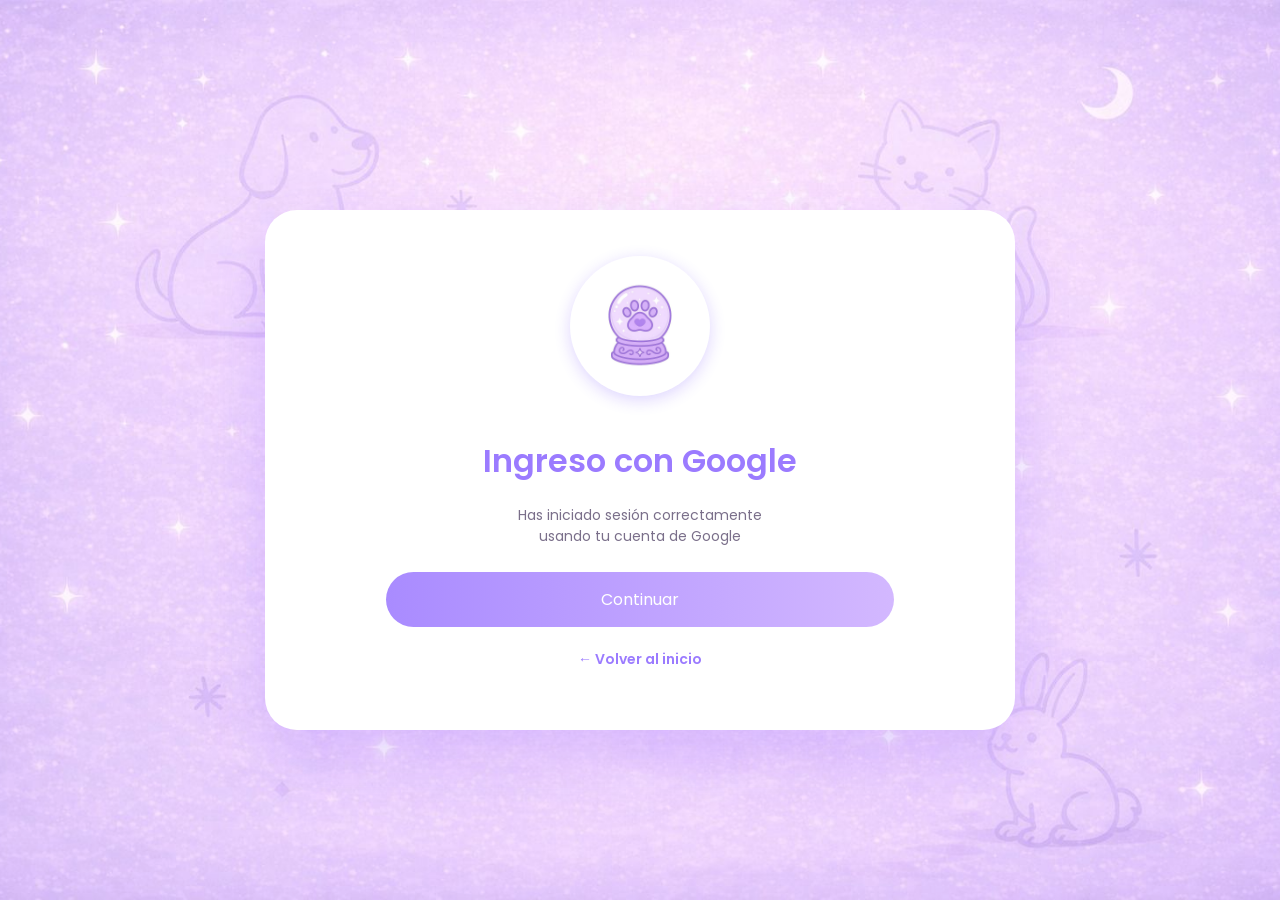
<file: Huellitas Web/google.html>
<!DOCTYPE html>
<html lang="es">
<head>
    <meta charset="UTF-8">
    <title>Huellitas Web | Ingreso con Google</title>

    
    <link href="https://fonts.googleapis.com/css2?family=Poppins:wght@300;400;600&display=swap" rel="stylesheet">

    
    <link rel="stylesheet" href="style.css">
</head>
<body>

    <div class="login-container">

        
        <div class="logo">
            <img src="img/esfera.png" alt="Esfera Huellitas Web">
        </div>

        <h1>Ingreso con Google</h1>

        <p class="subtitle">
            Has iniciado sesión correctamente<br>
            usando tu cuenta de Google 
        </p>

        <button onclick="location.href='index.html'">
            Continuar
        </button>

        <p class="register">
            <a href="index.html">← Volver al inicio</a>
        </p>

    </div>

</body>
</html>
</file>
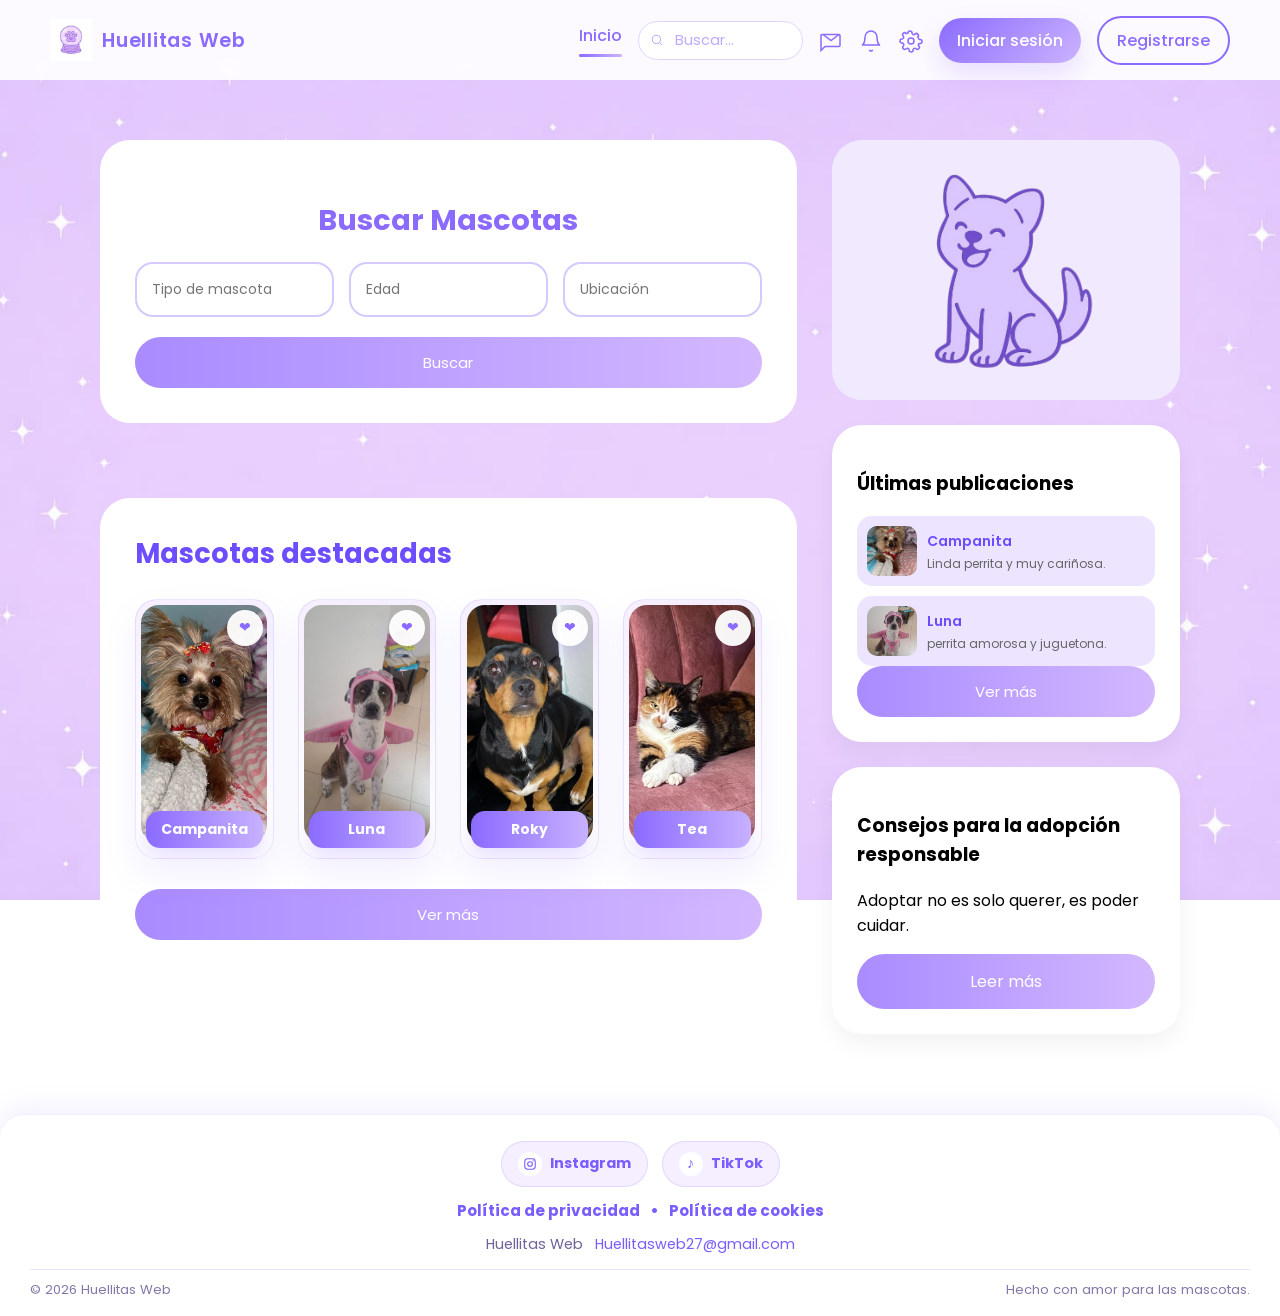
<file: Huellitas Web/home.html>
<!DOCTYPE html>
<html lang="es">
<head>
    <meta charset="UTF-8">
    <title>Huellitas Web | Inicio</title>

    <!-- Fuente -->
    <link href="https://fonts.googleapis.com/css2?family=Poppins:wght@300;400;600&display=swap" rel="stylesheet">

    <!-- CSS general -->
    <link rel="stylesheet" href="style.css">
</head>

<!-- CLASE SOLO PARA LA PÁGINA PRINCIPAL -->
<body class="home-page">

    <!-- BARRA SUPERIOR -->
    <header class="navbar">
        <div class="navbar-left">
            <img src="img/esfera.png" alt="Huellitas Web">
            <span>Huellitas Web</span>
        </div>

        <nav class="navbar-right">
            <a class="nav-link active" href="home.html">Inicio</a>
            <div class="navbar-search-wrapper">
                <svg class="icon-svg icon-search" viewBox="0 0 24 24" fill="none" stroke="currentColor" stroke-width="1">
                    <circle cx="11" cy="11" r="7"></circle>
                    <path d="m20.5 20.5-4-4"></path>
                </svg>
                <input type="text" class="navbar-search" placeholder="Buscar...">
            </div>
        <a href="mensajes.html" class="nav-link" title="Mensajes">
                <svg class="icon-svg" viewBox="0 0 24 24" fill="none" stroke="currentColor" stroke-width="1.5">
                    <path d="M4 5.5h16a1 1 0 0 1 1 1v10a1 1 0 0 1-1 1H6l-4 4V6.5a1 1 0 0 1 1-1z"></path>
                    <path d="M4 5.5l8 6 8-6"></path>
                </svg>
            </a>
            <a href="#" class="nav-link" title="Notificaciones" onclick="event.preventDefault(); openModal('notificationsModal');">
                <svg class="icon-svg" viewBox="0 0 24 24" fill="none" stroke="currentColor" stroke-width="1.5">
                    <path d="M18 8a6 6 0 0 0-12 0c0 7-3 8-3 8h18s-3-1-3-8"></path>
                    <path d="M13.73 21a2 2 0 0 1-3.46 0"></path>
                </svg>
            </a>
            <a href="configuraciones.html" class="nav-link" title="Configuración">
                <svg class="icon-svg" viewBox="0 0 24 24" fill="none" stroke="currentColor" stroke-width="1.5">
                    <circle cx="12" cy="12" r="3"></circle>
                    <path d="M19.4 15a1.65 1.65 0 0 0 .33 1.82l.06.06a2 2 0 0 1-2.83 2.83l-.06-.06a1.65 1.65 0 0 0-1.82-.33 1.65 1.65 0 0 0-1 1.51V21a2 2 0 0 1-4 0v-.09a1.65 1.65 0 0 0-1-1.51 1.65 1.65 0 0 0-1.82.33l-.06.06a2 2 0 0 1-2.83-2.83l.06-.06A1.65 1.65 0 0 0 4.6 15a1.65 1.65 0 0 0-1.51-1H3a2 2 0 0 1 0-4h.09a1.65 1.65 0 0 0 1.51-1 1.65 1.65 0 0 0-.33-1.82l-.06-.06a2 2 0 0 1 2.83-2.83l.06.06A1.65 1.65 0 0 0 7 4.6 1.65 1.65 0 0 0 8.51 4H9a2 2 0 0 1 4 0h.09a1.65 1.65 0 0 0 1 1.51 1.65 1.65 0 0 0 1.82-.33l.06-.06a2 2 0 0 1 2.83 2.83l-.06.06A1.65 1.65 0 0 0 19.4 9a1.65 1.65 0 0 0 1 1.51H21a2 2 0 0 1 0 4h-.09a1.65 1.65 0 0 0-1.51 1z"></path>
                </svg>
            </a>
            <a href="#" class="nav-link login-link" id="openLoginModal" title="Iniciar sesión" onclick="event.preventDefault(); document.getElementById('loginModal').classList.add('active');">Iniciar sesión</a>
            <a href="#" class="nav-link register-link" id="openRegisterModal" title="Registrarse" onclick="event.preventDefault(); document.getElementById('registerModal').classList.add('active');">Registrarse</a>
            </nav>
    </header>

    <!-- MODAL DE LOGIN -->
    <div class="login-modal" id="loginModal">
        <div class="login-modal-content login-container">
            <button class="login-modal-close" id="closeLoginModal" onclick="document.getElementById('loginModal').classList.remove('active');">&times;</button>
            
            <div class="login-panel">
                <div class="logo">
                    <img src="img/esfera.png" alt="Esfera Huellitas Web">
                </div>
                <h1>Huellitas Web</h1>
                <p class="subtitle">
                    Encuentra, adopta y conecta con mascotas desde cualquier lugar.
                </p>
            </div>

            <div class="login-form-panel">
                <form id="loginForm">
                    <input type="email" id="loginEmail" placeholder="Correo electrónico" required>
                    <span class="error-message" id="loginEmailError"></span>
                    <input type="password" id="loginPassword" placeholder="Contraseña" required>
                    <span class="error-message" id="loginPasswordError"></span>
                    <a href="#" class="forgot" onclick="event.preventDefault(); closeModal('loginModal'); openModal('recoverModal');">¿Olvidaste tu contraseña?</a>
                    <button type="submit">Ingresar</button>
                </form>

                <div class="divider"><span>o continuar con</span></div>

                <div class="google-btn">
                    <div id="g_id_onload"
                         data-client_id="TU_CLIENT_ID_AQUI"
                         data-callback="handleCredentialResponse"
                         data-auto_select="true">
                    </div>
                    <div class="g_id_signin"
                         data-type="standard"
                         data-size="large"
                         data-theme="outline"
                         data-text="signin_with"
                         data-shape="rectangular"
                         data-logo_alignment="left">
                    </div>
                </div>

                <p class="register">
                    ¿Aún no tienes cuenta? <a href="#" onclick="event.preventDefault(); document.getElementById('loginModal').classList.remove('active'); document.getElementById('registerModal').classList.add('active');">Regístrate aquí</a>
                </p>
            </div>
        </div>
    </div>

    <!-- MODAL DE REGISTRO -->
    <div class="login-modal" id="registerModal">
        <div class="login-modal-content login-container">
            <button class="login-modal-close" onclick="document.getElementById('registerModal').classList.remove('active');">&times;</button>
            
            <div class="login-panel">
                <div class="logo">
                    <img src="img/esfera.png" alt="Esfera Huellitas Web">
                </div>
                <h1>Crear cuenta</h1>
                <p class="subtitle">
                    Únete a Huellitas Web y ayuda a mascotas.
                </p>
            </div>

            <div class="login-form-panel">
                <form id="registerForm">
                    <input type="text" id="registerName" placeholder="Nombre completo" required>
                    <span class="error-message" id="registerNameError"></span>
                    <input type="email" id="registerEmail" placeholder="Correo electrónico" required>
                    <span class="error-message" id="registerEmailError"></span>
                    <input type="password" id="registerPassword" placeholder="Contraseña" required>
                    <span class="error-message" id="registerPasswordError"></span>
                    <input type="password" id="registerConfirmPassword" placeholder="Confirmar contraseña" required>
                    <span class="error-message" id="registerConfirmPasswordError"></span>
                    <button type="submit">Registrarse</button>
                </form>

                <div class="divider"><span>o continuar con</span></div>

                <div class="google-btn">
                    <div id="g_id_onload"
                         data-client_id="TU_CLIENT_ID_AQUI"
                         data-callback="handleCredentialResponse"
                         data-auto_select="true">
                    </div>
                    <div class="g_id_signin"
                         data-type="standard"
                         data-size="large"
                         data-theme="outline"
                         data-text="signin_with"
                         data-shape="rectangular"
                         data-logo_alignment="left">
                    </div>
                </div>

                <p class="register">
                    ¿Ya tienes cuenta? <a href="#" onclick="event.preventDefault(); document.getElementById('registerModal').classList.remove('active'); document.getElementById('loginModal').classList.add('active');">Inicia sesión</a>
                </p>
            </div>
        </div>
    </div>

    <!-- MODAL DE RECUPERAR CONTRASEÑA -->
    <div class="login-modal" id="recoverModal">
        <div class="login-modal-content login-container">
            <button class="login-modal-close" onclick="closeModal('recoverModal');">&times;</button>
            
            <div class="login-panel">
                <div class="logo">
                    <img src="img/esfera.png" alt="Esfera Huellitas Web">
                </div>
                <h1>¿Olvidaste tu contraseña?</h1>
                <p class="subtitle">
                    No te preocupes. <br>
                    
                    Ingresa tu correo electrónico y te enviaremos<br>
                    un enlace para restablecer tu contraseña.
                </p>
            </div>

            <div class="login-form-panel">
                <form>
                    <input type="email" placeholder="Correo electrónico" required>

                    <button type="submit">Enviar enlace</button>
                </form>

                <p class="register">
                    <a href="#" onclick="event.preventDefault(); closeModal('recoverModal'); openModal('loginModal');">← Volver al inicio de sesión</a>
                </p>
            </div>
        </div>
    </div>

    <!-- MODAL DE NOTIFICACIONES -->
    <div class="login-modal" id="notificationsModal">
        <div class="notifications-modal-content">
            <button class="login-modal-close" onclick="closeModal('notificationsModal');">&times;</button>
            
            <h3 style="text-align: center; color: #6d4dff; margin-bottom: 20px;">Notificaciones</h3>
            
            <div class="notifications-list">
                <div class="notification-item">
                    <div class="notification-icon">
                        <svg viewBox="0 0 24 24" fill="none" stroke="currentColor" stroke-width="2">
                            <path d="M20.84 4.61a5.5 5.5 0 0 0-7.78 0L12 5.67l-1.06-1.06a5.5 5.5 0 0 0-7.78 7.78l1.06 1.06L12 21.23l7.78-7.78 1.06-1.06a5.5 5.5 0 0 0 0-7.78z"></path>
                        </svg>
                    </div>
                    <div class="notification-content">
                        <p><strong>Campanita</strong> ha publicado una nueva foto.</p>
                        <span class="notification-time">Hace 2 horas</span>
                    </div>
                </div>
                
                <div class="notification-item">
                    <div class="notification-icon">
                        <svg viewBox="0 0 24 24" fill="none" stroke="currentColor" stroke-width="2">
                            <circle cx="12" cy="12" r="10"></circle>
                            <path d="m9 12 2 2 4-4"></path>
                        </svg>
                    </div>
                    <div class="notification-content">
                        <p><strong>Luna</strong> ha sido adoptada. ¡Felicidades!</p>
                        <span class="notification-time">Hace 5 horas</span>
                    </div>
                </div>
                
                <div class="notification-item">
                    <div class="notification-icon">
                        <svg viewBox="0 0 24 24" fill="none" stroke="currentColor" stroke-width="2">
                            <path d="M14.7 6.3a1 1 0 0 0 0 1.4l1.6 1.6a1 1 0 0 0 1.4 0l3.77-3.77a6 6 0 0 1-7.94 7.94l-6.91 6.91a2.12 2.12 0 0 1-3-3l6.91-6.91a6 6 0 0 1 7.94-7.94l-3.76 3.76z"></path>
                        </svg>
                    </div>
                    <div class="notification-content">
                        <p>Nueva campaña de adopción en tu zona.</p>
                        <span class="notification-time">Hace 1 día</span>
                    </div>
                </div>
                
                <div class="notification-item">
                    <div class="notification-icon">
                        <svg viewBox="0 0 24 24" fill="none" stroke="currentColor" stroke-width="2">
                            <polygon points="12,2 15.09,8.26 22,9.27 17,14.14 18.18,21.02 12,17.77 5.82,21.02 7,14.14 2,9.27 8.91,8.26"></polygon>
                        </svg>
                    </div>
                    <div class="notification-content">
                        <p><strong>Roky</strong> recibió 10 likes en su publicación.</p>
                        <span class="notification-time">Hace 2 días</span>
                    </div>
                </div>
                
                <div class="notification-item">
                    <div class="notification-icon">
                        <svg viewBox="0 0 24 24" fill="none" stroke="currentColor" stroke-width="2">
                            <path d="M5 3l14 9-14 9V3z"></path>
                        </svg>
                    </div>
                    <div class="notification-content">
                        <p>¡Bienvenido a Huellitas Web! Explora y adopta.</p>
                        <span class="notification-time">Hace 3 días</span>
                    </div>
                </div>
            </div>
            
            <button class="primary-btn" style="width: 100%; margin-top: 20px;" onclick="closeModal('notificationsModal');">Ver todas</button>
        </div>
    </div>

    <!-- CONTENIDO PRINCIPAL -->
    <main class="main-container">

        <div class="layout-grid">

            <!-- COLUMNA IZQUIERDA -->
            <div class="left-column">

                <!-- BUSCAR MASCOTAS -->
                <section class="search-section">
                    <h2>Buscar Mascotas</h2>

                    <div class="search-box">
                        <input type="text" placeholder="Tipo de mascota">
                        <input type="text" placeholder="Edad">
                        <input type="text" placeholder="Ubicación">
                    </div>

                    <button class="primary-btn" onclick="window.location.href='buscar.html'">Buscar</button>
                </section>

                <!-- MASCOTAS DESTACADAS -->
                <section class="featured-section">
                    <h3>Mascotas destacadas</h3>

                    <div class="pets-grid big" id="pet-cards">
                        <div class="pet-card big" data-pet="campanita">
                            <span class="pet-favorite">❤</span>
                            <img src="img/campanita nuevo.png" alt="Campanita">
                            <span class="pet-name">Campanita</span>
                        </div>
                        <div class="pet-card big" data-pet="luna">
                            <span class="pet-favorite">❤</span>
                            <img src="img/luna nuevo.png" alt="Luna">
                            <span class="pet-name">Luna</span>
                        </div>
                        <div class="pet-card big" data-pet="roky">
                            <span class="pet-favorite">❤</span>
                            <img src="img/Rockygrande.png" alt="Roky">
                            <span class="pet-name">Roky</span>
                        </div>
                        <div class="pet-card big" data-pet="tea">
                            <span class="pet-favorite">❤</span>
                            <img src="img/tea nuevo.png" alt="Tea">
                            <span class="pet-name">Tea</span>
                        </div>
                    </div>

                    <button class="primary-btn" onclick="window.location.href='mascotas destacadas.html'">Ver más</button>
                </section>

            </div>

            <!-- COLUMNA DERECHA -->
            <aside class="right-column">

                <!-- IMAGEN DEL PERRITO -->
                <div class="dog-illustration">
                    <img src="img/perro morado.png" alt="Perrito destacado"
                         style="width: 70%; height: auto; object-fit: contain; border-radius: 18px;">
                </div>

                <!-- ÚLTIMAS PUBLICACIONES -->
                <section class="card">
                    <h3>Últimas publicaciones</h3>

                    <div class="mini-post">
                        <img src="img/campanita nuevo.png" alt="Campanita">
                        <div class="mini-info">
                            <h5>Campanita</h5>
                            <p>Linda perrita y muy cariñosa.</p>
                        </div>
                    </div>

                    <div class="mini-post">
                        <img src="img/luna nuevo.png" alt="Luna">
                        <div class="mini-info">
                            <h5>Luna</h5>
                            <p>perrita amorosa y juguetona.</p>
                        </div>
                    </div>

                    <button class="primary-btn" onclick="window.location.href='ultimas publicaciones.html'">Ver más</button>
                </section>

                <!-- CONSEJOS -->
                <section class="card highlight">
                    <h3>Consejos para la adopción responsable</h3>
                    <p>Adoptar no es solo querer, es poder cuidar.</p>

                    <button class="read-more-btn" onclick="window.location.href='consejitos.html'">
                        Leer más
                    </button>
                </section>

            </aside>

        </div>

    </main>

    <footer class="site-footer">
        <div class="footer-socials">
            <a href="#" class="social-pill" aria-label="Instagram">
                <span class="social-icon">
                    <svg viewBox="0 0 24 24" width="14" height="14" fill="none" stroke="currentColor" stroke-width="1.8" stroke-linecap="round" stroke-linejoin="round" aria-hidden="true">
                        <rect x="3" y="3" width="18" height="18" rx="5"></rect>
                        <circle cx="12" cy="12" r="4"></circle>
                        <circle cx="17.4" cy="6.6" r="1.1" fill="currentColor" stroke="none"></circle>
                    </svg>
                </span>
                <span>Instagram</span>
            </a>
            <a href="#" class="social-pill" aria-label="TikTok">
                <span class="social-icon">♪</span>
                <span>TikTok</span>
            </a>
        </div>

        <div class="footer-policy">
            <a href="#">Política de privacidad</a>
            <span>•</span>
            <a href="#">Política de cookies</a>
        </div>

        <div class="footer-contact-line">
            <span>Huellitas Web</span>
            <a href="mailto:Huellitasweb27@gmail.com">Huellitasweb27@gmail.com</a>
        </div>

        <div class="footer-bottom">
            <span>© 2026 Huellitas Web</span>
            <span>Hecho con amor para las mascotas.</span>
        </div>
    </footer>

    <script src="archivo.js"></script>
    <script>
        // Verificar parámetros de URL para abrir modales
        const urlParams = new URLSearchParams(window.location.search);
        const modalParam = urlParams.get('modal');
        if (modalParam === 'login') {
            openModal('loginModal');
        } else if (modalParam === 'register') {
            openModal('registerModal');
        } else if (modalParam === 'recover') {
            openModal('recoverModal');
        }
    </script>
    <script src="https://accounts.google.com/gsi/client" async defer></script>
</body>
</html>
</file>
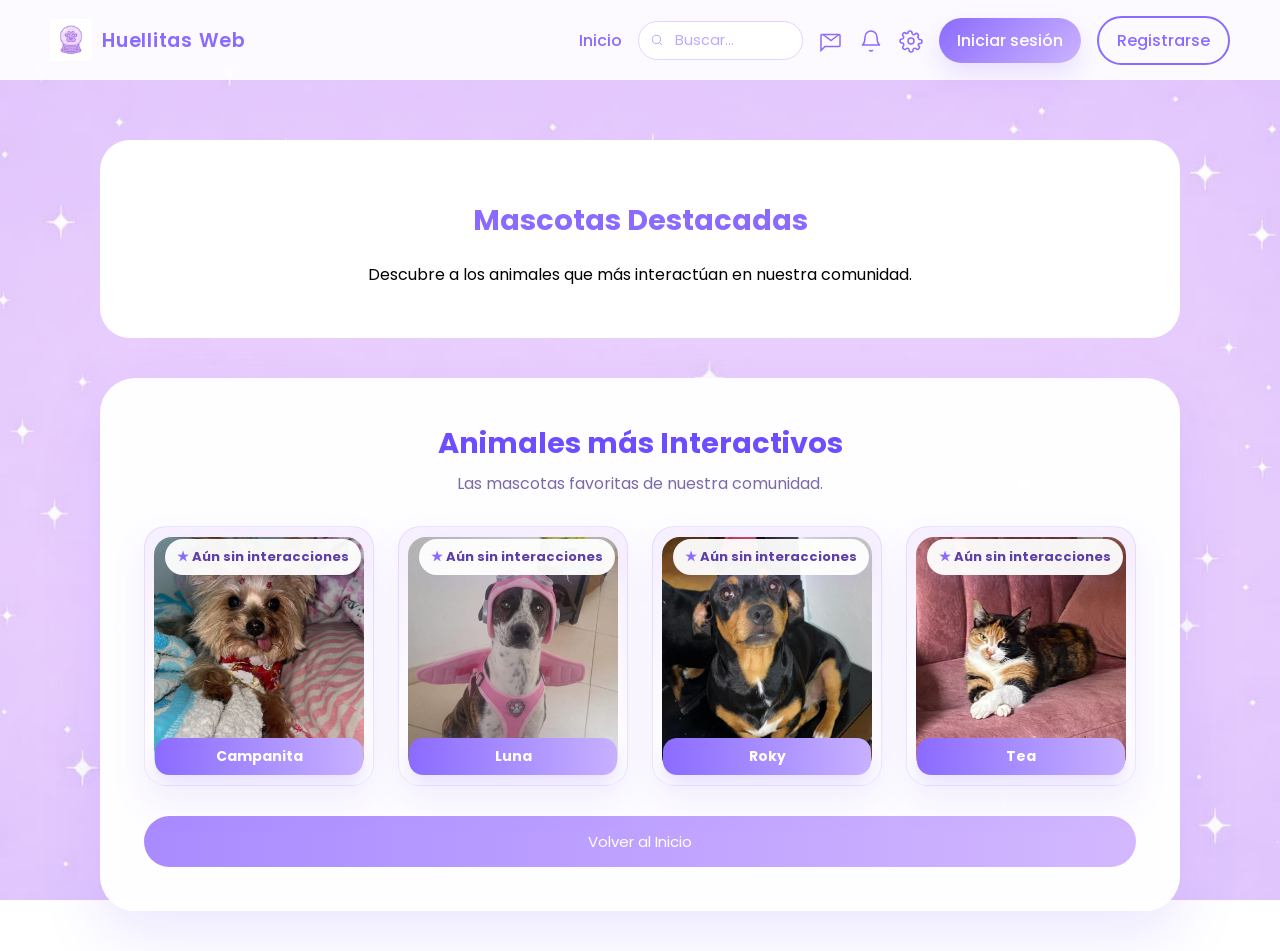
<file: Huellitas Web/mascotas destacadas.html>
<!DOCTYPE html>
<html lang="es">
<head>
    <meta charset="UTF-8">
    <title>Huellitas Web | Mascotas Destacadas</title>

    <!-- Fuente -->
    <link href="https://fonts.googleapis.com/css2?family=Poppins:wght@300;400;600&display=swap" rel="stylesheet">

    <!-- CSS general -->
    <link rel="stylesheet" href="style.css">

    <!-- Estilos internos para fondo y estructura -->
    <style>
        body {
            background-image: url("img/lila-convertido-de-jfif.png");
            background-size: cover;
            background-position: center;
            background-repeat: no-repeat;
            min-height: 100vh;
        }

        .home-page .main-container {
            padding-top: 100px;
        }
    </style>
</head>

<!-- CLASE PARA EL FONDO LILA -->
<body class="home-page">

    <!-- BARRA SUPERIOR -->
    <header class="navbar">
        <div class="navbar-left">
            <img src="img/esfera.png" alt="Huellitas Web">
            <span>Huellitas Web</span>
        </div>

        <nav class="navbar-right">
            <a href="home.html" class="nav-link">Inicio</a>
            <div class="navbar-search-wrapper">
                <svg class="icon-svg icon-search" viewBox="0 0 24 24" fill="none" stroke="currentColor" stroke-width="1">
                    <circle cx="11" cy="11" r="7"></circle>
                    <path d="m20.5 20.5-4-4"></path>
                </svg>
                <input type="text" class="navbar-search" placeholder="Buscar...">
            </div>
            <a href="mensajes.html" class="nav-link" title="Mensajes">
                <svg class="icon-svg" viewBox="0 0 24 24" fill="none" stroke="currentColor" stroke-width="1.5">
                    <path d="M4 5.5h16a1 1 0 0 1 1 1v10a1 1 0 0 1-1 1H6l-4 4V6.5a1 1 0 0 1 1-1z"></path>
                    <path d="M4 5.5l8 6 8-6"></path>
                </svg>
            </a>
            <a href="#" class="nav-link" title="Notificaciones" onclick="event.preventDefault(); openModal('notificationsModal');">
                <svg class="icon-svg" viewBox="0 0 24 24" fill="none" stroke="currentColor" stroke-width="1.5">
                    <path d="M18 8a6 6 0 0 0-12 0c0 7-3 8-3 8h18s-3-1-3-8"></path>
                    <path d="M13.73 21a2 2 0 0 1-3.46 0"></path>
                </svg>
            </a>
            <a href="configuraciones.html" class="nav-link" title="Configuración">
                <svg class="icon-svg" viewBox="0 0 24 24" fill="none" stroke="currentColor" stroke-width="1.5">
                    <circle cx="12" cy="12" r="3"></circle>
                    <path d="M19.4 15a1.65 1.65 0 0 0 .33 1.82l.06.06a2 2 0 0 1-2.83 2.83l-.06-.06a1.65 1.65 0 0 0-1.82-.33 1.65 1.65 0 0 0-1 1.51V21a2 2 0 0 1-4 0v-.09a1.65 1.65 0 0 0-1-1.51 1.65 1.65 0 0 0-1.82.33l-.06.06a2 2 0 0 1-2.83-2.83l.06-.06A1.65 1.65 0 0 0 4.6 15a1.65 1.65 0 0 0-1.51-1H3a2 2 0 0 1 0-4h.09a1.65 1.65 0 0 0 1.51-1 1.65 1.65 0 0 0-.33-1.82l-.06-.06a2 2 0 0 1 2.83-2.83l.06.06A1.65 1.65 0 0 0 7 4.6 1.65 1.65 0 0 0 8.51 4H9a2 2 0 0 1 4 0h.09a1.65 1.65 0 0 0 1 1.51 1.65 1.65 0 0 0 1.82-.33l.06-.06a2 2 0 0 1 2.83 2.83l-.06.06A1.65 1.65 0 0 0 19.4 9a1.65 1.65 0 0 0 1 1.51H21a2 2 0 0 1 0 4h-.09a1.65 1.65 0 0 0-1.51 1z"></path>
                </svg>
            </a>
            <a href="#" class="nav-link login-link" title="Iniciar sesión" onclick="event.preventDefault(); openModal('loginModal');">Iniciar sesión</a>
            <a href="#" class="nav-link register-link" title="Registrarse" onclick="event.preventDefault(); openModal('registerModal');">Registrarse</a>
            </nav>
    </header>

    <!-- MODAL DE LOGIN -->
    <div class="login-modal" id="loginModal">
        <div class="login-modal-content login-container">
            <button class="login-modal-close" onclick="document.getElementById('loginModal').classList.remove('active');">&times;</button>
            <div class="login-panel">
                <div class="logo"><img src="img/esfera.png" alt="Esfera Huellitas Web"></div>
                <h1>Huellitas Web</h1>
                <p class="subtitle">Encuentra, adopta y conecta con mascotas desde cualquier lugar.</p>
            </div>
            <div class="login-form-panel">
                <form action="home.html">
                    <input type="email" placeholder="Correo electrónico" required>
                    <input type="password" placeholder="Contraseña" required>
                    <a href="#" class="forgot" onclick="event.preventDefault(); closeModal('loginModal'); openModal('recoverModal');">¿Olvidaste tu contraseña?</a>
                    <button type="submit">Ingresar</button>
                </form>
                <div class="divider"><span>o continuar con</span></div>
                <div class="google-btn">
                    <div id="g_id_onload" data-client_id="TU_CLIENT_ID_AQUI" data-callback="handleCredentialResponse" data-auto_select="true"></div>
                    <div class="g_id_signin" data-type="standard" data-size="large" data-theme="outline" data-text="signin_with" data-shape="rectangular" data-logo_alignment="left"></div>
                </div>
                <p class="register">¿Aún no tienes cuenta? <a href="#" onclick="event.preventDefault(); document.getElementById('loginModal').classList.remove('active'); document.getElementById('registerModal').classList.add('active');">Regístrate aquí</a></p>
            </div>
        </div>
    </div>

    <!-- MODAL DE REGISTRO -->
    <div class="login-modal" id="registerModal">
        <div class="login-modal-content login-container">
            <button class="login-modal-close" onclick="document.getElementById('registerModal').classList.remove('active');">&times;</button>
            <div class="login-panel">
                <div class="logo"><img src="img/esfera.png" alt="Esfera Huellitas Web"></div>
                <h1>Crear cuenta</h1>
                <p class="subtitle">Únete a Huellitas Web y ayuda a mascotas.</p>
            </div>
            <div class="login-form-panel">
                <form action="home.html">
                    <input type="text" placeholder="Nombre completo" required>
                    <input type="email" placeholder="Correo electrónico" required>
                    <input type="password" placeholder="Contraseña" required>
                    <input type="password" placeholder="Confirmar contraseña" required>
                    <button type="submit">Registrarse</button>
                </form>
                <div class="divider"><span>o continuar con</span></div>
                <div class="google-btn">
                    <div id="g_id_onload" data-client_id="TU_CLIENT_ID_AQUI" data-callback="handleCredentialResponse" data-auto_select="true"></div>
                    <div class="g_id_signin" data-type="standard" data-size="large" data-theme="outline" data-text="signin_with" data-shape="rectangular" data-logo_alignment="left"></div>
                </div>
                <p class="register">¿Ya tienes cuenta? <a href="#" onclick="event.preventDefault(); document.getElementById('registerModal').classList.remove('active'); document.getElementById('loginModal').classList.add('active');">Inicia sesión</a></p>
            </div>
        </div>
    </div>

    <div class="login-modal" id="recoverModal">
        <div class="login-modal-content login-container">
            <button class="login-modal-close" onclick="closeModal('recoverModal');">&times;</button>
            <div class="login-panel">
                <div class="logo"><img src="img/esfera.png" alt="Esfera Huellitas Web"></div>
                <h1>Recupera tu contraseña</h1>
                <p class="subtitle">Ingresa tu correo para recibir el enlace de recuperación.</p>
            </div>
            <div class="login-form-panel">
                <form action="#" onsubmit="event.preventDefault(); closeModal('recoverModal'); alert('Se envió el enlace de recuperación.');">
                    <input type="email" placeholder="Correo electrónico" required>
                    <button type="submit">Enviar enlace</button>
                </form>
                <p class="register">¿Recuerdas tu contraseña? <a href="#" onclick="event.preventDefault(); closeModal('recoverModal'); openModal('loginModal');">Volver al inicio de sesión</a></p>
            </div>
        </div>
    </div>

    <div class="login-modal" id="notificationsModal">
        <div class="login-modal-content login-container">
            <button class="login-modal-close" onclick="closeModal('notificationsModal');">&times;</button>
            <div class="login-panel">
                <div class="logo"><img src="img/esfera.png" alt="Esfera Huellitas Web"></div>
                <h1>Notificaciones</h1>
                <p class="subtitle">Aquí puedes ver las últimas alertas y mensajes de tu cuenta.</p>
            </div>
            <div class="login-form-panel">
                <div class="notification-item">
                    <h3>Nueva adopción exitosa</h3>
                    <p>¡Felicidades! Tu publicación ha generado interés.</p>
                </div>
                <div class="notification-item">
                    <h3>Mensaje recibido</h3>
                    <p>Revisa tus mensajes para responder a una adopción.</p>
                </div>
                <button type="button" onclick="closeModal('notificationsModal');">Cerrar</button>
            </div>
        </div>
    </div>

    <!-- CONTENIDO PRINCIPAL -->
    <main class="main-container">

        <!-- ENCABEZADO -->
        <section class="search-section">
            <h2>Mascotas Destacadas</h2>
            <p>Descubre a los animales que más interactúan en nuestra comunidad.</p>
        </section>

        <!-- MASCOTAS DESTACADAS -->
        <section class="featured-section featured-top">
            <div class="featured-header">
                <div>
                    <h3>Animales más Interactivos</h3>
                    <p>Las mascotas favoritas de nuestra comunidad.</p>
                </div>
            </div>

            <div class="pets-grid big" id="featured-pets"></div>

            <button class="primary-btn" onclick="window.location.href='home.html'">Volver al Inicio</button>
        </section>

    </main>

    <script>
        const storageKey = 'huellitas_pet_counts';
        const pets = [
            {id: 'campanita', name: 'Campanita', image: 'img/campanita nuevo.png'},
            {id: 'luna', name: 'Luna', image: 'img/luna nuevo.png'},
            {id: 'roky', name: 'Roky', image: 'img/Rockygrande.png'},
            {id: 'tea', name: 'Tea', image: 'img/tea nuevo.png'}
        ];

        function loadCounts() {
            const stored = localStorage.getItem(storageKey);
            return stored ? JSON.parse(stored) : {};
        }

        function renderFeaturedPets() {
            const counts = loadCounts();
            const sortedPets = pets.slice().sort((a, b) => {
                const aCount = counts[a.id] || 0;
                const bCount = counts[b.id] || 0;
                return bCount - aCount;
            });

            const container = document.getElementById('featured-pets');
            container.innerHTML = '';

            sortedPets.forEach(pet => {
                const count = counts[pet.id] || 0;
                container.innerHTML += `
                    <div class="pet-card big">
                        <img src="${pet.image}" alt="${pet.name}">
                        <span class="pet-name">${pet.name}</span>
                        <div class="pet-interactions">
                            ${count > 0 ? `${count} interacción${count === 1 ? '' : 'es'}` : 'Aún sin interacciones'}
                        </div>
                    </div>
                `;
            });
        }

        renderFeaturedPets();
        window.addEventListener('storage', renderFeaturedPets);
        setInterval(renderFeaturedPets, 1500);
    </script>
    <script src="archivo.js"></script>
</body>
</html>
</file>
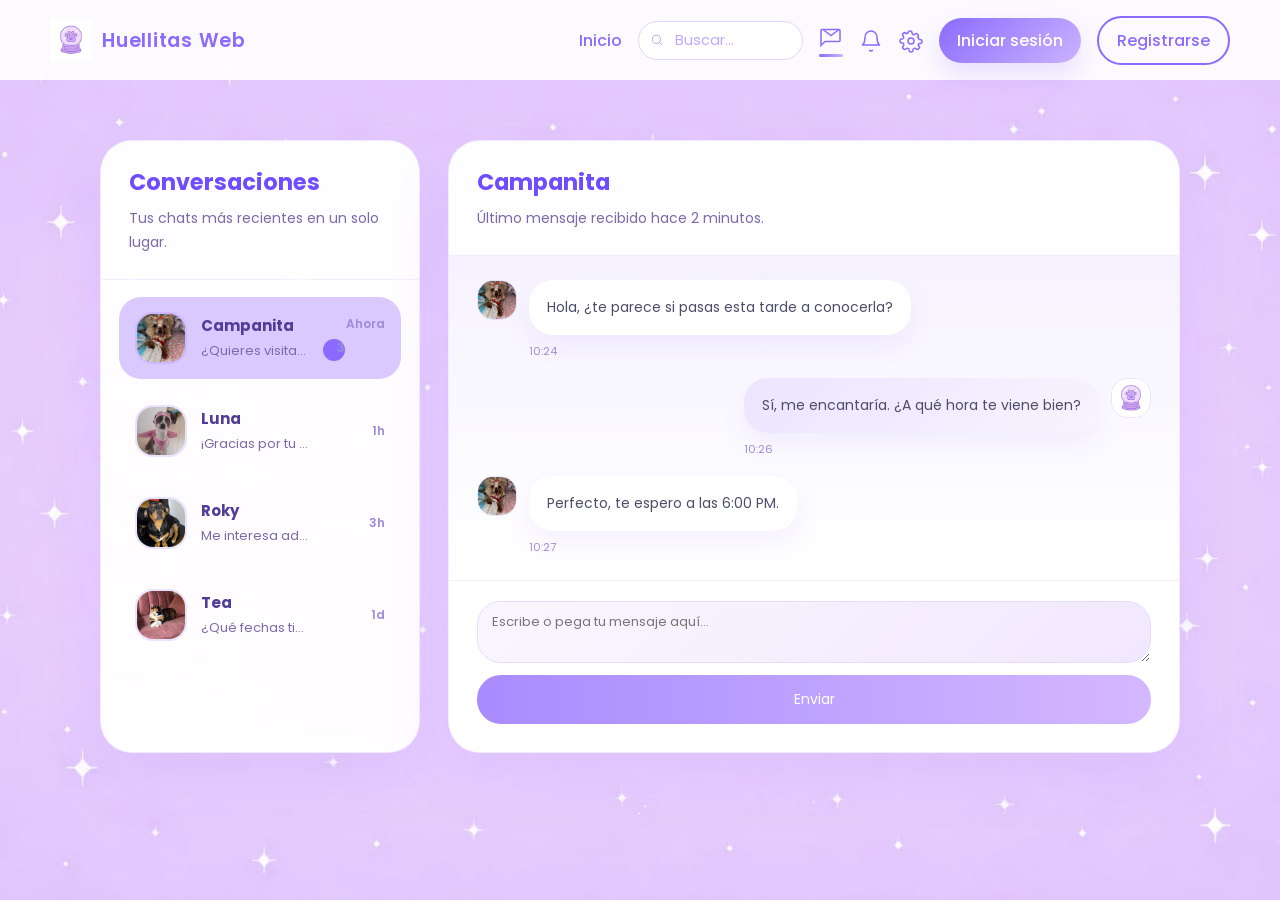
<file: Huellitas Web/mensajes.html>
<!DOCTYPE html>
<html lang="es">
<head>
    <meta charset="UTF-8">
    <title>Huellitas Web | Mensajes</title>

    <!-- Fuente -->
    <link href="https://fonts.googleapis.com/css2?family=Poppins:wght@300;400;600&display=swap" rel="stylesheet">

    <!-- CSS general -->
    <link rel="stylesheet" href="style.css">
</head>
<body class="messages-page">

    <!-- BARRA SUPERIOR -->
    <header class="navbar">
        <div class="navbar-left">
            <img src="img/esfera.png" alt="Huellitas Web">
            <span>Huellitas Web</span>
        </div>

        <nav class="navbar-right">
            <a href="home.html" class="nav-link">Inicio</a>
            <div class="navbar-search-wrapper">
                <svg class="icon-svg icon-search" viewBox="0 0 24 24" fill="none" stroke="currentColor" stroke-width="1">
                    <circle cx="11" cy="11" r="7"></circle>
                    <path d="m20.5 20.5-4-4"></path>
                </svg>
                <input type="text" class="navbar-search" placeholder="Buscar...">
            </div>
            <a href="mensajes.html" class="nav-link active" title="Mensajes">
                <svg class="icon-svg" viewBox="0 0 24 24" fill="none" stroke="currentColor" stroke-width="1.5">
                    <path d="M4 5.5h16a1 1 0 0 1 1 1v10a1 1 0 0 1-1 1H6l-4 4V6.5a1 1 0 0 1 1-1z"></path>
                    <path d="M4 5.5l8 6 8-6"></path>
                </svg>
            </a>
            <a href="#" class="nav-link" title="Notificaciones" onclick="event.preventDefault(); openModal('notificationsModal');">
                <svg class="icon-svg" viewBox="0 0 24 24" fill="none" stroke="currentColor" stroke-width="1.5">
                    <path d="M18 8a6 6 0 0 0-12 0c0 7-3 8-3 8h18s-3-1-3-8"></path>
                    <path d="M13.73 21a2 2 0 0 1-3.46 0"></path>
                </svg>
            </a>
            <a href="configuraciones.html" class="nav-link" title="Configuración">
                <svg class="icon-svg" viewBox="0 0 24 24" fill="none" stroke="currentColor" stroke-width="1.5">
                    <circle cx="12" cy="12" r="3"></circle>
                    <path d="M19.4 15a1.65 1.65 0 0 0 .33 1.82l.06.06a2 2 0 0 1-2.83 2.83l-.06-.06a1.65 1.65 0 0 0-1.82-.33 1.65 1.65 0 0 0-1 1.51V21a2 2 0 0 1-4 0v-.09a1.65 1.65 0 0 0-1-1.51 1.65 1.65 0 0 0-1.82.33l-.06.06a2 2 0 0 1-2.83-2.83l.06-.06A1.65 1.65 0 0 0 4.6 15a1.65 1.65 0 0 0-1.51-1H3a2 2 0 0 1 0-4h.09a1.65 1.65 0 0 0 1.51-1 1.65 1.65 0 0 0-.33-1.82l-.06-.06a2 2 0 0 1 2.83-2.83l.06.06A1.65 1.65 0 0 0 7 4.6 1.65 1.65 0 0 0 8.51 4H9a2 2 0 0 1 4 0h.09a1.65 1.65 0 0 0 1 1.51 1.65 1.65 0 0 0 1.82-.33l-.06.06a2 2 0 0 1 2.83 2.83l-.06.06A1.65 1.65 0 0 0 19.4 9a1.65 1.65 0 0 0 1 1.51H21a2 2 0 0 1 0 4h-.09a1.65 1.65 0 0 0-1.51 1z"></path>
                </svg>
            </a>
            <a href="#" class="nav-link login-link" title="Iniciar sesión" onclick="event.preventDefault(); openModal('loginModal');">Iniciar sesión</a>
            <a href="#" class="nav-link register-link" title="Registrarse" onclick="event.preventDefault(); openModal('registerModal');">Registrarse</a>
            </nav>
    </header>

    <!-- MODAL DE REGISTRO -->
    <div class="login-modal" id="registerModal">
        <div class="login-modal-content login-container">
            <button class="login-modal-close" onclick="document.getElementById('registerModal').classList.remove('active');">&times;</button>
            <div class="login-panel">
                <div class="logo"><img src="img/esfera.png" alt="Esfera Huellitas Web"></div>
                <h1>Crear cuenta</h1>
                <p class="subtitle">Únete a Huellitas Web y ayuda a mascotas.</p>
            </div>
            <div class="login-form-panel">
                <form action="home.html">
                    <input type="text" placeholder="Nombre completo" required>
                    <input type="email" placeholder="Correo electrónico" required>
                    <input type="password" placeholder="Contraseña" required>
                    <input type="password" placeholder="Confirmar contraseña" required>
                    <button type="submit">Registrarse</button>
                </form>
                <div class="divider"><span>o continuar con</span></div>
                <div class="google-btn">
                    <div id="g_id_onload" data-client_id="TU_CLIENT_ID_AQUI" data-callback="handleCredentialResponse" data-auto_select="true"></div>
                    <div class="g_id_signin" data-type="standard" data-size="large" data-theme="outline" data-text="signin_with" data-shape="rectangular" data-logo_alignment="left"></div>
                </div>
                <p class="register">¿Ya tienes cuenta? <a href="#" onclick="event.preventDefault(); document.getElementById('registerModal').classList.remove('active'); document.getElementById('loginModal').classList.add('active');">Inicia sesión</a></p>
            </div>
        </div>
    </div>

    <!-- MODAL DE LOGIN -->
    <div class="login-modal" id="loginModal">
        <div class="login-modal-content login-container">
            <button class="login-modal-close" onclick="document.getElementById('loginModal').classList.remove('active');">&times;</button>
            <div class="login-panel">
                <div class="logo"><img src="img/esfera.png" alt="Esfera Huellitas Web"></div>
                <h1>Huellitas Web</h1>
                <p class="subtitle">Encuentra, adopta y conecta con mascotas desde cualquier lugar.</p>
            </div>
            <div class="login-form-panel">
                <form action="home.html">
                    <input type="email" placeholder="Correo electrónico" required>
                    <input type="password" placeholder="Contraseña" required>
                    <a href="#" class="forgot" onclick="event.preventDefault(); closeModal('loginModal'); openModal('recoverModal');">¿Olvidaste tu contraseña?</a>
                    <button type="submit">Ingresar</button>
                </form>
                <div class="divider"><span>o continuar con</span></div>
                <div class="google-btn">
                    <div id="g_id_onload" data-client_id="TU_CLIENT_ID_AQUI" data-callback="handleCredentialResponse" data-auto_select="true"></div>
                    <div class="g_id_signin" data-type="standard" data-size="large" data-theme="outline" data-text="signin_with" data-shape="rectangular" data-logo_alignment="left"></div>
                </div>
                <p class="register">¿Aún no tienes cuenta? <a href="registro.html">Regístrate aquí</a></p>
            </div>
        </div>
    </div>

    <div class="login-modal" id="recoverModal">
        <div class="login-modal-content login-container">
            <button class="login-modal-close" onclick="closeModal('recoverModal');">&times;</button>
            <div class="login-panel">
                <div class="logo"><img src="img/esfera.png" alt="Esfera Huellitas Web"></div>
                <h1>Recupera tu contraseña</h1>
                <p class="subtitle">Ingresa tu correo para recibir el enlace de recuperación.</p>
            </div>
            <div class="login-form-panel">
                <form action="#" onsubmit="event.preventDefault(); closeModal('recoverModal'); alert('Se envió el enlace de recuperación.');">
                    <input type="email" placeholder="Correo electrónico" required>
                    <button type="submit">Enviar enlace</button>
                </form>
                <p class="register">¿Recuerdas tu contraseña? <a href="#" onclick="event.preventDefault(); closeModal('recoverModal'); openModal('loginModal');">Volver al inicio de sesión</a></p>
            </div>
        </div>
    </div>

    <!-- MODAL DE NOTIFICACIONES -->
    <div class="login-modal" id="notificationsModal">
        <div class="notifications-modal-content">
            <button class="login-modal-close" onclick="closeModal('notificationsModal');">&times;</button>
            
            <h3 style="text-align: center; color: #6d4dff; margin-bottom: 20px;">Notificaciones</h3>
            
            <div class="notifications-list">
                <div class="notification-item">
                    <div class="notification-icon">
                        <svg viewBox="0 0 24 24" fill="none" stroke="currentColor" stroke-width="2">
                            <path d="M20.84 4.61a5.5 5.5 0 0 0-7.78 0L12 5.67l-1.06-1.06a5.5 5.5 0 0 0-7.78 7.78l1.06 1.06L12 21.23l7.78-7.78 1.06-1.06a5.5 5.5 0 0 0 0-7.78z"></path>
                        </svg>
                    </div>
                    <div class="notification-content">
                        <p><strong>Campanita</strong> ha publicado una nueva foto.</p>
                        <span class="notification-time">Hace 2 horas</span>
                    </div>
                </div>
                
                <div class="notification-item">
                    <div class="notification-icon">
                        <svg viewBox="0 0 24 24" fill="none" stroke="currentColor" stroke-width="2">
                            <circle cx="12" cy="12" r="10"></circle>
                            <path d="m9 12 2 2 4-4"></path>
                        </svg>
                    </div>
                    <div class="notification-content">
                        <p><strong>Luna</strong> ha sido adoptada. ¡Felicidades!</p>
                        <span class="notification-time">Hace 5 horas</span>
                    </div>
                </div>
                
                <div class="notification-item">
                    <div class="notification-icon">
                        <svg viewBox="0 0 24 24" fill="none" stroke="currentColor" stroke-width="2">
                            <path d="M14.7 6.3a1 1 0 0 0 0 1.4l1.6 1.6a1 1 0 0 0 1.4 0l3.77-3.77a6 6 0 0 1-7.94 7.94l-6.91 6.91a2.12 2.12 0 0 1-3-3l6.91-6.91a6 6 0 0 1 7.94-7.94l-3.76 3.76z"></path>
                        </svg>
                    </div>
                    <div class="notification-content">
                        <p>Nueva campaña de adopción en tu zona.</p>
                        <span class="notification-time">Hace 1 día</span>
                    </div>
                </div>
                
                <div class="notification-item">
                    <div class="notification-icon">
                        <svg viewBox="0 0 24 24" fill="none" stroke="currentColor" stroke-width="2">
                            <polygon points="12,2 15.09,8.26 22,9.27 17,14.14 18.18,21.02 12,17.77 5.82,21.02 7,14.14 2,9.27 8.91,8.26"></polygon>
                        </svg>
                    </div>
                    <div class="notification-content">
                        <p><strong>Roky</strong> recibió 10 likes en su publicación.</p>
                        <span class="notification-time">Hace 2 días</span>
                    </div>
                </div>
                
                <div class="notification-item">
                    <div class="notification-icon">
                        <svg viewBox="0 0 24 24" fill="none" stroke="currentColor" stroke-width="2">
                            <path d="M5 3l14 9-14 9V3z"></path>
                        </svg>
                    </div>
                    <div class="notification-content">
                        <p>¡Bienvenido a Huellitas Web! Explora y adopta.</p>
                        <span class="notification-time">Hace 3 días</span>
                    </div>
                </div>
            </div>
            
            <button class="primary-btn" style="width: 100%; margin-top: 20px;" onclick="closeModal('notificationsModal');">Ver todas</button>
        </div>
    </div>

    <main class="main-container">
        <section class="messages-layout">
            <aside class="conversations-panel">
                <div class="conversations-header">
                    <h3>Conversaciones</h3>
                    <p>Tus chats más recientes en un solo lugar.</p>
                </div>
                <div class="conversation-list">
                    <button type="button" class="conversation-item active" data-chat="campanita">
                        <div class="conversation-avatar">
                            <img src="img/campanita nuevo.png" alt="Campanita">
                        </div>
                        <div class="conversation-info">
                            <h4>Campanita</h4>
                            <p>¿Quieres visitar esta tarde? Te dejo los horarios.</p>
                        </div>
                        <div class="conversation-meta">
                            <span>Ahora</span>
                            <span class="unread-badge">3</span>
                        </div>
                    </button>
                    <button type="button" class="conversation-item" data-chat="luna">
                        <div class="conversation-avatar">
                            <img src="img/luna nuevo.png" alt="Luna">
                        </div>
                        <div class="conversation-info">
                            <h4>Luna</h4>
                            <p>¡Gracias por tu mensaje, hablamos pronto!</p>
                        </div>
                        <div class="conversation-meta">
                            <span>1h</span>
                        </div>
                    </button>
                    <button type="button" class="conversation-item" data-chat="roky">
                        <div class="conversation-avatar">
                            <img src="img/Rockygrande.png" alt="Roky">
                        </div>
                        <div class="conversation-info">
                            <h4>Roky</h4>
                            <p>Me interesa adoptar a esta mascota.</p>
                        </div>
                        <div class="conversation-meta">
                            <span>3h</span>
                        </div>
                    </button>
                    <button type="button" class="conversation-item" data-chat="tea">
                        <div class="conversation-avatar">
                            <img src="img/tea nuevo.png" alt="Tea">
                        </div>
                        <div class="conversation-info">
                            <h4>Tea</h4>
                            <p>¿Qué fechas tienes disponibles?</p>
                        </div>
                        <div class="conversation-meta">
                            <span>1d</span>
                        </div>
                    </button>
                </div>
            </aside>

            <section class="chat-panel">
                <div class="chat-header">
                    <h3 id="chat-title">Campanita</h3>
                    <p id="chat-subtitle">Último mensaje recibido hace 2 minutos.</p>
                </div>
                <div class="chat-body" id="chat-body">
                    <div class="message-row">
                        <div class="message-avatar">
                            <img src="img/campanita nuevo.png" alt="Campanita">
                        </div>
                        <div>
                            <div class="message-bubble">Hola, ¿te parece si pasas esta tarde a conocerla?</div>
                            <div class="message-time">10:24</div>
                        </div>
                    </div>
                    <div class="message-row sent">
                        <div class="message-avatar">
                            <img src="img/esfera.png" alt="Tú">
                        </div>
                        <div>
                            <div class="message-bubble">Sí, me encantaría. ¿A qué hora te viene bien?</div>
                            <div class="message-time">10:26</div>
                        </div>
                    </div>
                    <div class="message-row">
                        <div class="message-avatar">
                            <img src="img/campanita nuevo.png" alt="Campanita">
                        </div>
                        <div>
                            <div class="message-bubble">Perfecto, te espero a las 6:00 PM.</div>
                            <div class="message-time">10:27</div>
                        </div>
                    </div>
                </div>
                <div class="chat-input-area">
                    <div class="chat-input">
                        <textarea id="chat-input" placeholder="Escribe o pega tu mensaje aquí..."></textarea>
                        <div class="chat-buttons">
                            <button type="button" class="send-btn">Enviar</button>
                        </div>
                    </div>
                </div>
            </section>
        </section>
    </main>

    <script>
        const chatData = {
            campanita: {
                title: 'Campanita',
                subtitle: 'Último mensaje recibido hace 2 minutos.',
                messages: [
                    { avatar: 'img/campanita nuevo.png', alt: 'Campanita', text: 'Hola, ¿te parece si pasas esta tarde a conocerla?', time: '10:24' },
                    { avatar: 'img/esfera.png', alt: 'Tú', text: 'Sí, me encantaría. ¿A qué hora te viene bien?', time: '10:26', sent: true },
                    { avatar: 'img/campanita nuevo.png', alt: 'Campanita', text: 'Perfecto, te espero a las 6:00 PM.', time: '10:27' },
                ]
            },
            luna: {
                title: 'Luna',
                subtitle: 'Último mensaje hace 1 hora.',
                messages: [
                    { avatar: 'img/luna nuevo.png', alt: 'Luna', text: '¡Gracias por tu mensaje, hablamos pronto!', time: '09:40' },
                    { avatar: 'img/esfera.png', alt: 'Tú', text: 'Perfecto, estaré pendiente.', time: '09:44', sent: true },
                    { avatar: 'img/luna nuevo.png', alt: 'Luna', text: 'Genial, gracias. Te envío los detalles pronto.', time: '09:48' },
                ]
            },
            roky: {
                title: 'Roky',
                subtitle: 'Último mensaje hace 3 horas.',
                messages: [
                    { avatar: 'img/Rockygrande.png', alt: 'Roky', text: 'Hola, estoy interesado en adoptar a esta mascota. ¿Se lleva bien con niños?', time: '12:10' },
                    { avatar: 'img/esfera.png', alt: 'Tú', text: 'Sí, es muy cariñosa y tranquila con las familias. ¿Te gustaría venir a conocerla el viernes?', time: '12:14', sent: true },
                    { avatar: 'img/Rockygrande.png', alt: 'Roky', text: 'Perfecto, el viernes en la tarde me queda bien. Gracias por la información.', time: '12:18' },
                ]
            },
            tea: {
                title: 'Tea',
                subtitle: 'Último mensaje hace 1 día.',
                messages: [
                    { avatar: 'img/tea nuevo.png', alt: 'Tea', text: '¿Qué fechas tienes disponibles?', time: 'Ayer' },
                    { avatar: 'img/esfera.png', alt: 'Tú', text: 'Tengo disponibilidad esta semana martes y jueves.', time: 'Ayer', sent: true },
                    { avatar: 'img/tea nuevo.png', alt: 'Tea', text: 'Perfecto, me queda mejor el jueves.', time: 'Ayer' },
                ]
            }
        };

        const chatTitle = document.getElementById('chat-title');
        const chatSubtitle = document.getElementById('chat-subtitle');
        const chatBody = document.getElementById('chat-body');
        const conversationItems = document.querySelectorAll('.conversation-item');
        const sendBtn = document.querySelector('.send-btn');
        const chatInput = document.getElementById('chat-input');

        function renderChat(chatKey) {
            const chat = chatData[chatKey];
            if (!chat) return;
            chatTitle.textContent = chat.title;
            chatSubtitle.textContent = chat.subtitle;
            chatBody.innerHTML = chat.messages.map(msg => `
                <div class="message-row${msg.sent ? ' sent' : ''}">
                    <div class="message-avatar">
                        <img src="${msg.avatar}" alt="${msg.alt}">
                    </div>
                    <div>
                        <div class="message-bubble">${msg.text}</div>
                        <div class="message-time">${msg.time}</div>
                    </div>
                </div>
            `).join('');
        }

        conversationItems.forEach(item => {
            item.addEventListener('click', () => {
                conversationItems.forEach(btn => btn.classList.remove('active'));
                item.classList.add('active');
                const chatKey = item.getAttribute('data-chat');
                renderChat(chatKey);
            });
        });

        if (sendBtn) {
            sendBtn.addEventListener('click', () => {
                if (!chatInput.value.trim()) return;
                const messageHtml = `\n                    <div class="message-row sent">\n                        <div class="message-avatar">\n                            <img src="img/esfera.png" alt="Tú">\n                        </div>\n                        <div>\n                            <div class="message-bubble">${chatInput.value}</div>\n                            <div class="message-time">Ahora</div>\n                        </div>\n                    </div>\n                `;
                chatBody.insertAdjacentHTML('beforeend', messageHtml);
                chatInput.value = '';
                chatBody.scrollTop = chatBody.scrollHeight;
            });
        }

        renderChat('campanita');
    </script>
    <script src="archivo.js"></script>
</body>
</html>
</file>
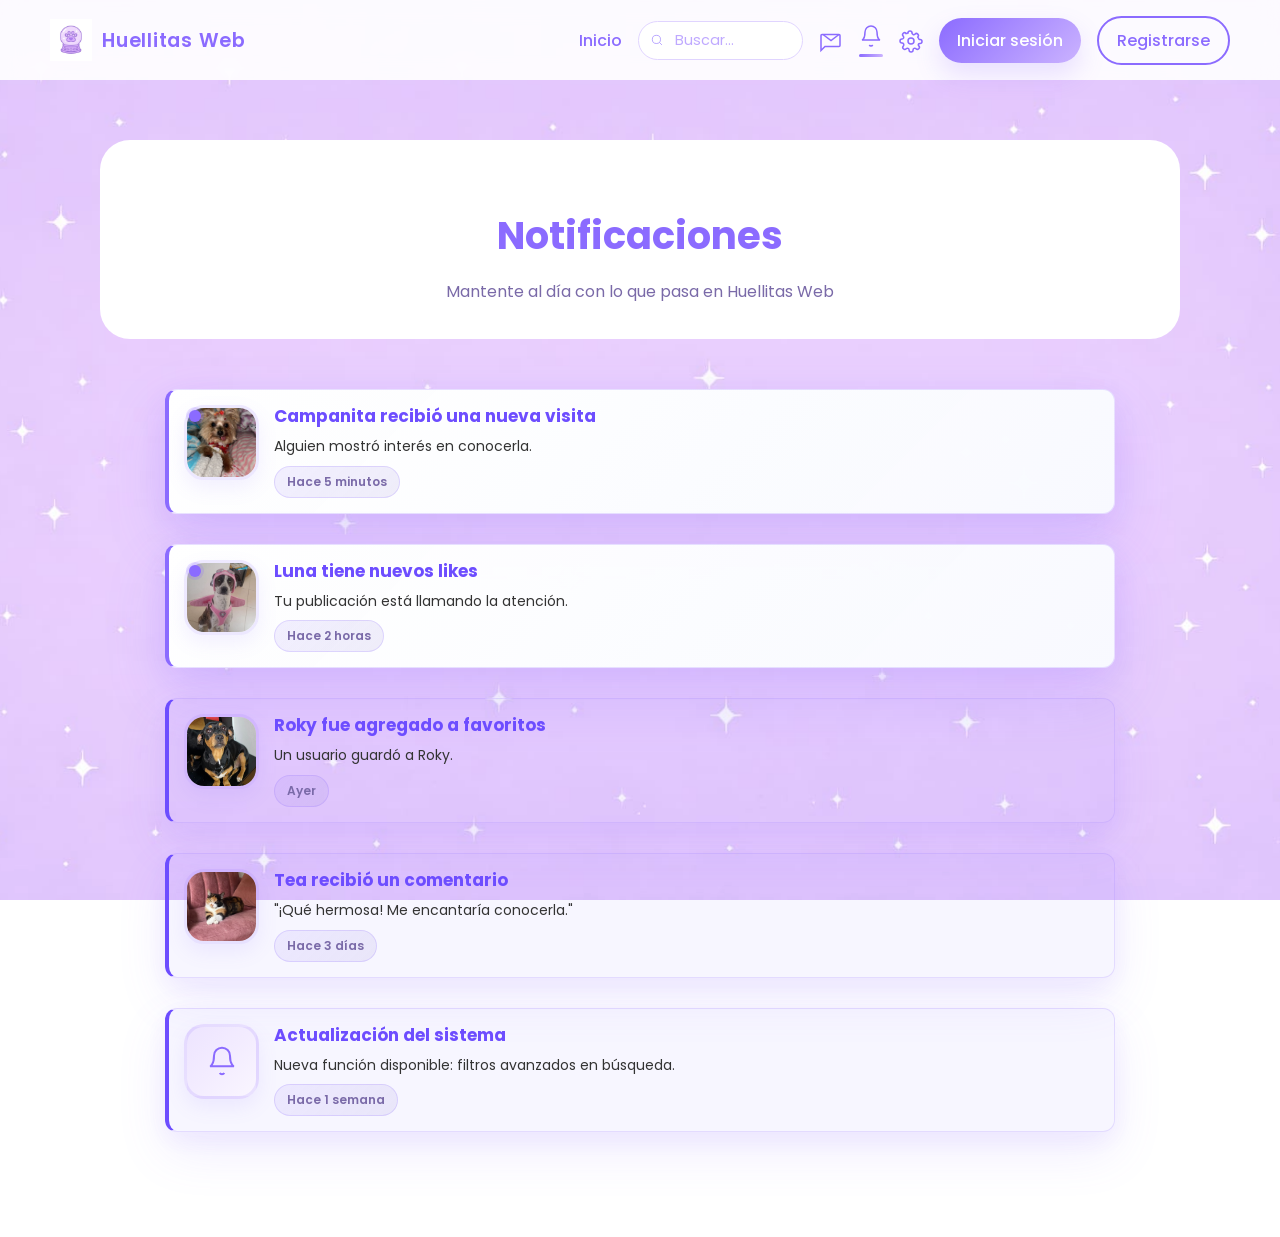
<file: Huellitas Web/notificaciones.html>
<!DOCTYPE html>
<html lang="es">
<head>
    <meta charset="UTF-8">
    <title>Huellitas Web | Notificaciones</title>

    <!-- Fuente -->
    <link href="https://fonts.googleapis.com/css2?family=Poppins:wght@300;400;600&display=swap" rel="stylesheet">

    <!-- CSS general -->
    <link rel="stylesheet" href="style.css">

    <!-- Estilos internos para fondo -->
    <style>
        body {
            background-image: url("img/lila-convertido-de-jfif.png");
            background-size: cover;
            background-position: center;
            background-repeat: no-repeat;
            min-height: 100vh;
        }

        .notifications-page .main-container {
            padding-top: 100px;
        }
    </style>
</head>

<body class="home-page notifications-page">

    <!-- BARRA SUPERIOR -->
    <header class="navbar">
        <div class="navbar-left">
            <img src="img/esfera.png" alt="Huellitas Web">
            <span>Huellitas Web</span>
        </div>

        <nav class="navbar-right">
            <a href="home.html" class="nav-link">Inicio</a>
            <div class="navbar-search-wrapper">
                <svg class="icon-svg icon-search" viewBox="0 0 24 24" fill="none" stroke="currentColor" stroke-width="1">
                    <circle cx="11" cy="11" r="7"></circle>
                    <path d="m20.5 20.5-4-4"></path>
                </svg>
                <input type="text" class="navbar-search" placeholder="Buscar...">
            </div>
            <a href="mensajes.html" class="nav-link" title="Mensajes">
                <svg class="icon-svg" viewBox="0 0 24 24" fill="none" stroke="currentColor" stroke-width="1.5">
                    <path d="M4 5.5h16a1 1 0 0 1 1 1v10a1 1 0 0 1-1 1H6l-4 4V6.5a1 1 0 0 1 1-1z"></path>
                    <path d="M4 5.5l8 6 8-6"></path>
                </svg>
            </a>
            <a href="#" class="nav-link active" title="Notificaciones" onclick="event.preventDefault(); openModal('notificationsModal');">
                <svg class="icon-svg" viewBox="0 0 24 24" fill="none" stroke="currentColor" stroke-width="1.5">
                    <path d="M18 8a6 6 0 0 0-12 0c0 7-3 8-3 8h18s-3-1-3-8"></path>
                    <path d="M13.73 21a2 2 0 0 1-3.46 0"></path>
                </svg>
            </a>
            <a href="configuraciones.html" class="nav-link" title="Configuración">
                <svg class="icon-svg" viewBox="0 0 24 24" fill="none" stroke="currentColor" stroke-width="1.5">
                    <circle cx="12" cy="12" r="3"></circle>
                    <path d="M19.4 15a1.65 1.65 0 0 0 .33 1.82l.06.06a2 2 0 0 1-2.83 2.83l-.06-.06a1.65 1.65 0 0 0-1.82-.33 1.65 1.65 0 0 0-1 1.51V21a2 2 0 0 1-4 0v-.09a1.65 1.65 0 0 0-1-1.51 1.65 1.65 0 0 0-1.82.33l-.06.06a2 2 0 0 1-2.83-2.83l.06-.06A1.65 1.65 0 0 0 4.6 15a1.65 1.65 0 0 0-1.51-1H3a2 2 0 0 1 0-4h.09a1.65 1.65 0 0 0 1.51-1 1.65 1.65 0 0 0-.33-1.82l-.06-.06a2 2 0 0 1 2.83-2.83l.06.06A1.65 1.65 0 0 0 7 4.6 1.65 1.65 0 0 0 8.51 4H9a2 2 0 0 1 4 0h.09a1.65 1.65 0 0 0 1 1.51 1.65 1.65 0 0 0 1.82-.33l.06-.06a2 2 0 0 1 2.83 2.83l-.06.06A1.65 1.65 0 0 0 19.4 9a1.65 1.65 0 0 0 1 1.51H21a2 2 0 0 1 0 4h-.09a1.65 1.65 0 0 0-1.51 1z"></path>
                </svg>
            </a>
            <a href="#" class="nav-link login-link" title="Iniciar sesión" onclick="event.preventDefault(); openModal('loginModal');">Iniciar sesión</a>
            <a href="#" class="nav-link register-link" title="Registrarse" onclick="event.preventDefault(); openModal('registerModal');">Registrarse</a>
            </nav>
    </header>

    <!-- MODAL DE REGISTRO -->
    <div class="login-modal" id="registerModal">
        <div class="login-modal-content login-container">
            <button class="login-modal-close" onclick="document.getElementById('registerModal').classList.remove('active');">&times;</button>
            <div class="login-panel">
                <div class="logo"><img src="img/esfera.png" alt="Esfera Huellitas Web"></div>
                <h1>Crear cuenta</h1>
                <p class="subtitle">Únete a Huellitas Web y ayuda a mascotas.</p>
            </div>
            <div class="login-form-panel">
                <form action="home.html">
                    <input type="text" placeholder="Nombre completo" required>
                    <input type="email" placeholder="Correo electrónico" required>
                    <input type="password" placeholder="Contraseña" required>
                    <input type="password" placeholder="Confirmar contraseña" required>
                    <button type="submit">Registrarse</button>
                </form>
                <div class="divider"><span>o continuar con</span></div>
                <div class="google-btn">
                    <div id="g_id_onload" data-client_id="TU_CLIENT_ID_AQUI" data-callback="handleCredentialResponse" data-auto_select="true"></div>
                    <div class="g_id_signin" data-type="standard" data-size="large" data-theme="outline" data-text="signin_with" data-shape="rectangular" data-logo_alignment="left"></div>
                </div>
                <p class="register">¿Ya tienes cuenta? <a href="#" onclick="event.preventDefault(); document.getElementById('registerModal').classList.remove('active'); document.getElementById('loginModal').classList.add('active');">Inicia sesión</a></p>
            </div>
        </div>
    </div>

    <!-- MODAL DE LOGIN -->
    <div class="login-modal" id="loginModal">
        <div class="login-modal-content login-container">
            <button class="login-modal-close" onclick="document.getElementById('loginModal').classList.remove('active');">&times;</button>
            <div class="login-panel">
                <div class="logo"><img src="img/esfera.png" alt="Esfera Huellitas Web"></div>
                <h1>Huellitas Web</h1>
                <p class="subtitle">Encuentra, adopta y conecta con mascotas desde cualquier lugar.</p>
            </div>
            <div class="login-form-panel">
                <form action="home.html">
                    <input type="email" placeholder="Correo electrónico" required>
                    <input type="password" placeholder="Contraseña" required>
                    <a href="#" class="forgot" onclick="event.preventDefault(); closeModal('loginModal'); openModal('recoverModal');">¿Olvidaste tu contraseña?</a>
                    <button type="submit">Ingresar</button>
                </form>
                <div class="divider"><span>o continuar con</span></div>
                <div class="google-btn">
                    <div id="g_id_onload" data-client_id="TU_CLIENT_ID_AQUI" data-callback="handleCredentialResponse" data-auto_select="true"></div>
                    <div class="g_id_signin" data-type="standard" data-size="large" data-theme="outline" data-text="signin_with" data-shape="rectangular" data-logo_alignment="left"></div>
                </div>
                <p class="register">¿Aún no tienes cuenta? <a href="registro.html">Regístrate aquí</a></p>
            </div>
        </div>
    </div>

    <!-- MODAL DE NOTIFICACIONES -->
    <div class="login-modal" id="notificationsModal">
        <div class="notifications-modal-content">
            <button class="login-modal-close" onclick="closeModal('notificationsModal');">&times;</button>
            
            <h3 style="text-align: center; color: #6d4dff; margin-bottom: 20px;">Notificaciones</h3>
            
            <div class="notifications-list">
                <div class="notification-item">
                    <div class="notification-icon">
                        <svg viewBox="0 0 24 24" fill="none" stroke="currentColor" stroke-width="2">
                            <path d="M20.84 4.61a5.5 5.5 0 0 0-7.78 0L12 5.67l-1.06-1.06a5.5 5.5 0 0 0-7.78 7.78l1.06 1.06L12 21.23l7.78-7.78 1.06-1.06a5.5 5.5 0 0 0 0-7.78z"></path>
                        </svg>
                    </div>
                    <div class="notification-content">
                        <p><strong>Campanita</strong> ha publicado una nueva foto.</p>
                        <span class="notification-time">Hace 2 horas</span>
                    </div>
                </div>
                
                <div class="notification-item">
                    <div class="notification-icon">
                        <svg viewBox="0 0 24 24" fill="none" stroke="currentColor" stroke-width="2">
                            <circle cx="12" cy="12" r="10"></circle>
                            <path d="m9 12 2 2 4-4"></path>
                        </svg>
                    </div>
                    <div class="notification-content">
                        <p><strong>Luna</strong> ha sido adoptada. ¡Felicidades!</p>
                        <span class="notification-time">Hace 5 horas</span>
                    </div>
                </div>
                
                <div class="notification-item">
                    <div class="notification-icon">
                        <svg viewBox="0 0 24 24" fill="none" stroke="currentColor" stroke-width="2">
                            <path d="M14.7 6.3a1 1 0 0 0 0 1.4l1.6 1.6a1 1 0 0 0 1.4 0l3.77-3.77a6 6 0 0 1-7.94 7.94l-6.91 6.91a2.12 2.12 0 0 1-3-3l6.91-6.91a6 6 0 0 1 7.94-7.94l-3.76 3.76z"></path>
                        </svg>
                    </div>
                    <div class="notification-content">
                        <p>Nueva campaña de adopción en tu zona.</p>
                        <span class="notification-time">Hace 1 día</span>
                    </div>
                </div>
                
                <div class="notification-item">
                    <div class="notification-icon">
                        <svg viewBox="0 0 24 24" fill="none" stroke="currentColor" stroke-width="2">
                            <polygon points="12,2 15.09,8.26 22,9.27 17,14.14 18.18,21.02 12,17.77 5.82,21.02 7,14.14 2,9.27 8.91,8.26"></polygon>
                        </svg>
                    </div>
                    <div class="notification-content">
                        <p><strong>Roky</strong> recibió 10 likes en su publicación.</p>
                        <span class="notification-time">Hace 2 días</span>
                    </div>
                </div>
                
                <div class="notification-item">
                    <div class="notification-icon">
                        <svg viewBox="0 0 24 24" fill="none" stroke="currentColor" stroke-width="2">
                            <path d="M5 3l14 9-14 9V3z"></path>
                        </svg>
                    </div>
                    <div class="notification-content">
                        <p>¡Bienvenido a Huellitas Web! Explora y adopta.</p>
                        <span class="notification-time">Hace 3 días</span>
                    </div>
                </div>
            </div>
            
            <button class="primary-btn" style="width: 100%; margin-top: 20px;" onclick="closeModal('notificationsModal');">Ver todas</button>
        </div>
    </div>

    <div class="login-modal" id="recoverModal">
        <div class="login-modal-content login-container">
            <button class="login-modal-close" onclick="closeModal('recoverModal');">&times;</button>
            <div class="login-panel">
                <div class="logo"><img src="img/esfera.png" alt="Esfera Huellitas Web"></div>
                <h1>Recupera tu contraseña</h1>
                <p class="subtitle">Ingresa tu correo para recibir el enlace de recuperación.</p>
            </div>
            <div class="login-form-panel">
                <form action="#" onsubmit="event.preventDefault(); closeModal('recoverModal'); alert('Se envió el enlace de recuperación.');">
                    <input type="email" placeholder="Correo electrónico" required>
                    <button type="submit">Enviar enlace</button>
                </form>
                <p class="register">¿Recuerdas tu contraseña? <a href="#" onclick="event.preventDefault(); closeModal('recoverModal'); openModal('loginModal');">Volver al inicio de sesión</a></p>
            </div>
        </div>
    </div>

    <!-- CONTENIDO PRINCIPAL -->
    <main class="main-container">

        <!-- ENCABEZADO -->
        <section class="search-section">
            <h2>Notificaciones</h2>
            <p>Mantente al día con lo que pasa en Huellitas Web </p>
        </section>

        <!-- LISTA DE NOTIFICACIONES -->
        <section class="notifications-list">

            <!-- Notificación no leída -->
            <div class="notification-item unread">
                <img src="img/campanita nuevo.png" alt="Campanita">
                <div class="notification-content">
                    <h5>Campanita recibió una nueva visita</h5>
                    <p>Alguien mostró interés en conocerla.</p>
                    <span class="notification-time">Hace 5 minutos</span>
                </div>
            </div>

            <!-- Notificación leída -->
            <div class="notification-item unread">
                <img src="img/luna nuevo.png" alt="Luna">
                <div class="notification-content">
                    <h5>Luna tiene nuevos likes</h5>
                    <p>Tu publicación está llamando la atención.</p>
                    <span class="notification-time">Hace 2 horas</span>
                </div>
            </div>

            <!-- Otra notificación -->
            <div class="notification-item">
                <img src="img/Rockygrande.png" alt="Roky">
                <div class="notification-content">
                    <h5>Roky fue agregado a favoritos</h5>
                    <p>Un usuario guardó a Roky.</p>
                    <span class="notification-time">Ayer</span>
                </div>
            </div>

            <!-- Más notificaciones de ejemplo -->
            <div class="notification-item">
                <img src="img/tea nuevo.png" alt="Tea">
                <div class="notification-content">
                    <h5>Tea recibió un comentario</h5>
                    <p>"¡Qué hermosa! Me encantaría conocerla."</p>
                    <span class="notification-time">Hace 3 días</span>
                </div>
            </div>

            <div class="notification-item">
                <div class="notification-icon">
                    <svg viewBox="0 0 24 24" fill="none" stroke="currentColor" stroke-width="1.5">
                        <path d="M18 8a6 6 0 0 0-12 0c0 7-3 8-3 8h18s-3-1-3-8"></path>
                        <path d="M13.73 21a2 2 0 0 1-3.46 0"></path>
                    </svg>
                </div>
                <div class="notification-content">
                    <h5>Actualización del sistema</h5>
                    <p>Nueva función disponible: filtros avanzados en búsqueda.</p>
                    <span class="notification-time">Hace 1 semana</span>
                </div>
            </div>

        </section>

    </main>

    <script src="archivo.js"></script>
</body>
</html>
</file>
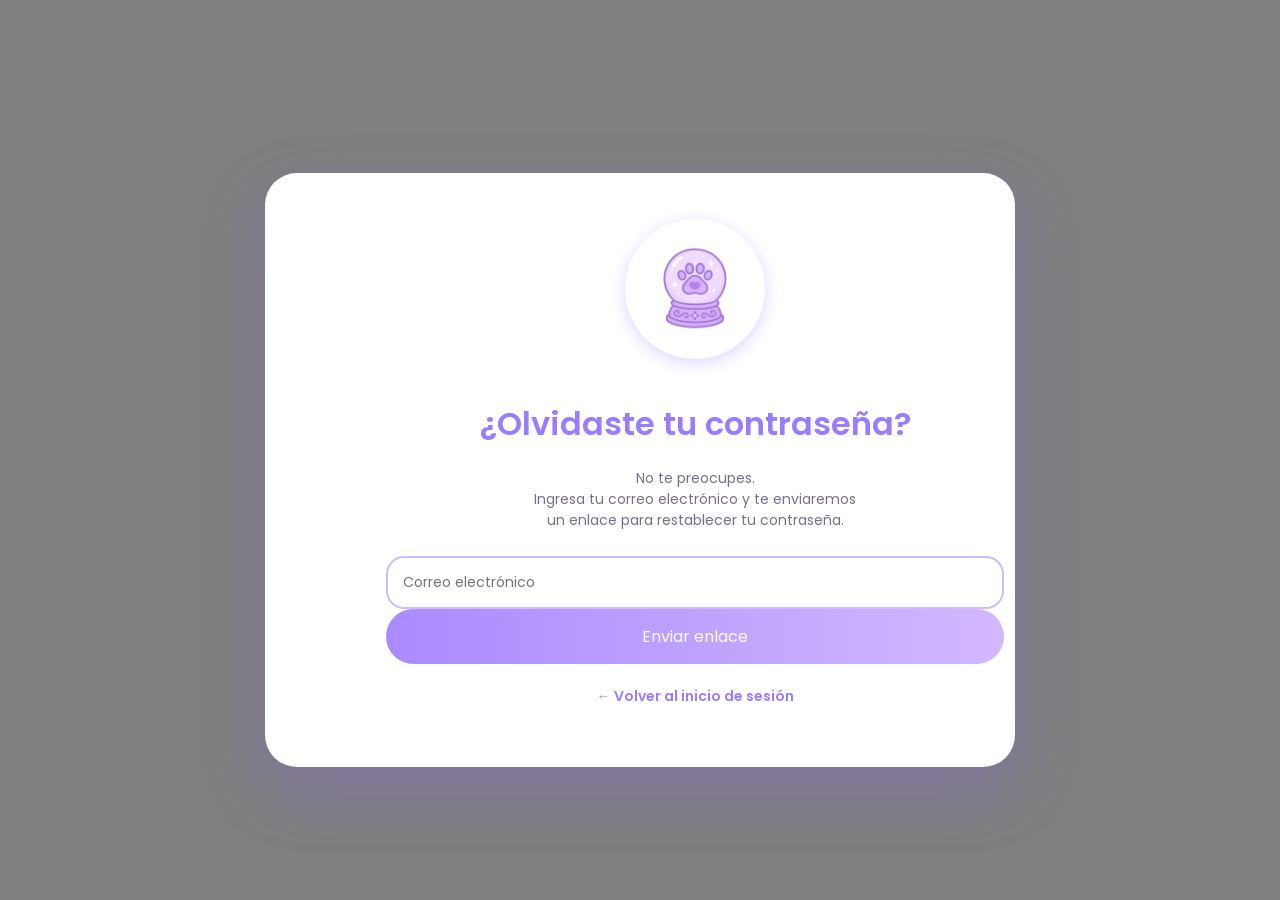
<file: Huellitas Web/recuperar.html>
<!DOCTYPE html>
<html lang="es">
<head>
    <meta charset="UTF-8">
    <title>Huellitas Web | Recuperar contraseña</title>

    <!-- Fuente -->
    <link href="https://fonts.googleapis.com/css2?family=Poppins:wght@300;400;600&display=swap" rel="stylesheet">

    <!-- CSS principal -->
    <link rel="stylesheet" href="style.css">
</head>
<body style="display: flex; justify-content: center; align-items: center; min-height: 100vh; margin: 0; background: rgba(0, 0, 0, 0.5);">

    <div class="login-modal-content login-container">

        <!-- Esfera -->
        <div class="logo">
            <img src="img/esfera.png" alt="Esfera Huellitas Web">
        </div>

        <h1>¿Olvidaste tu contraseña?</h1>

        <p class="subtitle">
            No te preocupes. <br>
            
            Ingresa tu correo electrónico y te enviaremos<br>
            un enlace para restablecer tu contraseña.
        </p>

        <form>
            <input type="email" placeholder="Correo electrónico" required>

            <button type="submit">Enviar enlace</button>
        </form>

        <p class="register">
            <a href="index.html">← Volver al inicio de sesión</a>
        </p>

    </div>

</body>
</html>
</file>
<file: Huellitas Web/style.css>
* {
    box-sizing: border-box;
    font-family: 'Poppins', sans-serif;
}

/* FONDO CON IMAGEN PNG */
body {
    margin: 0;
    min-height: 100vh;
    background-image: url("img/fondo.png");
    background-size: cover;
    background-position: center;
    background-repeat: no-repeat;
    background-attachment: fixed;

    display: flex;
    flex-direction: column;
    justify-content: center;
    align-items: center;
    padding-top: 40px;
    padding-bottom: 0;
}

/* Fondo solo para home.html */
body.home-page {
    display: flex;
    flex-direction: column;
    justify-content: flex-start;
    min-height: 100vh;
    background-image: url("img/lila-convertido-de-jfif.png"); /* Aquí la imagen que quieres */
    background-size: cover;
    background-position: center;
    background-repeat: no-repeat;
    padding-bottom: 0;
}

.home-page .main-container {
    padding-top: 100px; /* deja espacio para la barra fija */
}

/* Tarjeta blanca */
.login-container {
    background: white;
    backdrop-filter: blur(20px);
    -webkit-backdrop-filter: blur(20px);
    width: min(750px, calc(100% - 40px));
    display: flex;
    flex-direction: column;
    gap: 0;
    padding: 45px 120px;
    border-radius: 32px;
    border: 1px solid rgba(255, 255, 255, 0.3);
    box-shadow: 0 24px 60px rgba(140, 90, 255, 0.25);
    text-align: center;
    min-height: 500px;
}

.login-panel {
    display: block;
    text-align: center;
    padding: 0 0 20px 0;
    margin: 0;
}

.login-panel h1 {
    font-size: 2rem;
    margin: 8px 0 10px 0;
    line-height: 1.1;
}

.login-panel .subtitle {
    font-size: 13px;
    color: #7a6f8a;
    margin: 0 auto;
    line-height: 1.4;
    max-width: 320px;
}

.login-form-panel {
    text-align: center;
}

.login-form-panel form {
    display: grid;
    gap: 12px;
    margin-bottom: 14px;
    max-width: 320px;
    margin-left: auto;
    margin-right: auto;
}

.login-form-panel .forgot {
    text-align: center;
    display: block;
    font-size: 12px;
    color: #6b5ca5;
    margin: -8px 0 4px 0;
    text-decoration: none;
    font-weight: 500;
}

.login-form-panel button {
    width: 100%;
    padding: 12px;
    margin: 0;
    font-size: 15px;
}

.login-form-panel .divider {
    display: flex;
    align-items: center;
    justify-content: center;
    gap: 12px;
    margin: 12px 0;
    color: #9176d6;
    font-size: 12px;
}

.login-form-panel .divider::before,
.login-form-panel .divider::after {
    content: "";
    flex: 1;
    height: 1px;
    background: rgba(144, 116, 255, 0.28);
    border-radius: 999px;
}

.login-form-panel .google-btn {
    padding: 0;
    margin: 0 auto 10px auto;
    max-width: 320px;
}

.logo img {
    width: 140px;
    margin-bottom: 12px;
    background: white;
    border-radius: 50%;
    padding: 10px;
    filter: drop-shadow(0 4px 8px rgba(139, 107, 255, 0.3));
    opacity: 0.95;
}

/* Título */
h1 {
    color: #9b7bff;
    font-weight: 600;
    margin-bottom: 6px;
}

/* Subtítulo */
.subtitle {
    font-size: 14px;
    color: #7a6f8a;
    margin-bottom: 25px;
}

/* Inputs */
input {
    width: 100%;
    padding: 14px 15px;
    margin: 0;
    border-radius: 18px;
    border: 2px solid #cdbdff;
    outline: none;
    font-size: 14px;
}

/* Olvidaste contraseña */
.forgot {
    display: block;
    text-align: center;
    font-size: 13px;
    color: #6b5ca5;
    margin: 16px 0;
    text-decoration: none;
    font-weight: 500;
}

/* Botón principal */
button {
    width: 100%;
    padding: 15px;
    border: none;
    border-radius: 35px;
    background: linear-gradient(90deg, #a98bff, #d3b8ff);
    color: white;
    font-size: 16px;
    cursor: pointer;
}

/* Botón Google */
.google-btn {
    margin-top: 16px;
    background: white;
    color: #8b6bff;
    border: 2px solid #d3b8ff;
    font-weight: 500;
}

/* Registro */
.register {
    margin-top: 22px;
    font-size: 14px;
}

.register a {
    color: #9b7bff;
    text-decoration: none;
    font-weight: 600;
}

/* ===== NAVBAR SUPERIOR ===== */
.topbar {
    position: sticky;
    top: 0;
    z-index: 10;
    background: rgba(255, 255, 255, 0.75);
    backdrop-filter: blur(10px);
    display: flex;
    justify-content: space-between;
    align-items: center;
    padding: 15px 40px;
    border-radius: 0 0 30px 30px;
}

.topbar-left {
    display: flex;
    align-items: center;
    gap: 10px;
    font-weight: 600;
    color: #8b6bff;
}

.topbar-left img {
    width: 42px;
}

.topbar-menu {
    display: flex;
    align-items: center;
    gap: 20px;
}

.topbar-menu a {
    text-decoration: none;
    color: #7a6f8a;
    font-weight: 500;
}

.topbar-menu a.active {
    color: #8b6bff;
}

.icon {
    font-size: 18px;
    cursor: pointer;
}

/* =========================
   HOME - ESTILO PROFESIONAL
   ========================= */

/* Fondo SOLO para home */
.home-page {
    background-image: url("img/fondo.png"); /* AQUÍ pones TU fondo */
    background-size: cover;
    background-position: center;
    background-repeat: no-repeat;
    min-height: 100vh;
}

/* Barra superior */
.navbar {
    position: fixed;
    top: 0;
    left: 0;
    width: 100%;
    height: 80px;

    background: rgba(255, 255, 255, 0.9);
    backdrop-filter: blur(10px);

    display: flex;
    justify-content: space-between;
    align-items: center;

    padding: 0 50px;
    z-index: 1000;
}

.navbar-left {
    display: flex;
    align-items: center;
    gap: 10px;
    font-weight: 600;
    color: #8b6bff;
}

.navbar-left span {
    font-size: 1.2rem;
    letter-spacing: 0.04em;
}

.navbar-left img {
    width: 42px;
}

.navbar-right {
    display: flex;
    align-items: center;
    gap: 16px;
}

.navbar-right a {
    margin-left: 0;
    text-decoration: none;
    color: #6f6f6f;
    font-weight: 500;
}

.navbar-right a.active {
    color: #8b6bff;
}

.navbar-right .login-link {
    padding: 10px 18px;
    border-radius: 999px;
    background: linear-gradient(135deg, #8b6bff 0%, #cbb3ff 100%);
    color: #ffffff !important;
    box-shadow: 0 12px 26px rgba(139, 107, 255, 0.18);
    transition: transform 0.2s ease, box-shadow 0.2s ease, opacity 0.2s ease;
    text-decoration: none;
    font-weight: 500;
}

.navbar-right .register-link {
    padding: 10px 18px;
    border-radius: 999px;
    background: transparent;
    color: #8b6bff !important;
    border: 2px solid #8b6bff;
    box-shadow: none;
    transition: transform 0.2s ease, box-shadow 0.2s ease, background 0.2s ease;
    text-decoration: none;
    font-weight: 500;
}

.navbar-right .register-link:hover {
    background: rgba(139, 107, 255, 0.1);
    transform: translateY(-2px);
}


.navbar-right .login-link:hover {
    transform: translateY(-2px);
    box-shadow: 0 18px 30px rgba(139, 107, 255, 0.22);
    opacity: 0.98;
}

.navbar-right a.nav-link,
.navbar-right a.nav-link.active,
.topbar-menu a.active {
    color: #8b6bff;
}

.navbar-right a.nav-link.active::after,
.topbar-menu a.active::after {
    content: '';
    display: block;
    margin-top: 6px;
    height: 3px;
    width: 100%;
    background: linear-gradient(90deg, #8b6bff 0%, #cbb3ff 100%);
    border-radius: 999px;
}

.navbar-right a.login-link.active::after {
    display: none;
}

/* Contenido */
.main-container {
    padding: 120px 60px 40px;
    max-width: 1200px;
    margin: auto;
    flex: 1;
    width: 100%;
}

/* Buscador */
.search-section {
    background: white;
    padding: 35px;
    border-radius: 30px;
    margin-bottom: 40px;
}

.search-section h2 {
    color: #8b6bff;
    margin-bottom: 20px;
    text-align: center;
    font-size: 1.8rem;
    font-weight: 700;
}

.search-section p {
    text-align: center;
}

.search-box {
    display: grid;
    grid-template-columns: repeat(4, 1fr);
    gap: 15px;
    margin-bottom: 20px;
}

.search-box input {
    padding: 15px;
    border-radius: 18px;
    border: 2px solid #d6c9ff;
    outline: none;
    font-family: 'Poppins', sans-serif;
}

/* Botones */
.primary-btn {
    padding: 14px 40px;
    border-radius: 30px;
    border: none;
    background: linear-gradient(90deg, #a98bff, #d3b8ff);
    color: white;
    font-size: 15px;
    cursor: pointer;
}

.secondary-btn {
    margin-top: 25px;
    padding: 12px 35px;
    border-radius: 30px;
    border: none;
    background: #ede4ff;
    color: #7b5cff;
    cursor: pointer;
}

/* Mascotas destacadas */
.featured-section {
    background: white;
    padding: 35px;
    border-radius: 30px;
}

.featured-section h3 {
    margin: 0 0 24px 0;
    color: #6d4dff;
    font-size: 1.7rem;
    font-weight: 700;
}

.featured-section.featured-top {
    background: rgba(255, 255, 255, 0.96);
    padding: 44px;
    border-radius: 35px;
    box-shadow: 0 24px 60px rgba(139, 107, 255, 0.16);
}

.featured-header {
    display: flex;
    flex-direction: column;
    align-items: center;
    gap: 20px;
    margin-bottom: 30px;
    text-align: center;
}

.featured-header > div {
    max-width: 780px;
}

.featured-header button {
    margin-top: 0;
}

.featured-header h3 {
    margin: 0;
    color: #6d4dff;
    font-size: 1.8rem;
}

.featured-header p {
    margin: 6px 0 0;
    color: #7a6aa8;
    max-width: 660px;
    line-height: 1.6;
}

.featured-section button {
    margin: 30px auto 0;
    display: block;
}

/* ===== FOOTER ===== */
.site-footer {
    width: 100%;
    margin-top: 40px;
    background: white;
    color: #6a5a97;
    padding: 26px 30px 16px;
    border-radius: 24px 24px 0 0;
    box-shadow: 0 -8px 24px rgba(139, 107, 255, 0.10);
    position: relative;
    left: 0;
    right: 0;
    bottom: 0;
    border-top: 1px solid rgba(122, 93, 255, 0.10);
}

.footer-socials {
    display: flex;
    justify-content: center;
    gap: 14px;
    flex-wrap: wrap;
    margin-bottom: 12px;
}

.social-pill {
    display: inline-flex;
    align-items: center;
    gap: 8px;
    padding: 10px 16px;
    border-radius: 999px;
    background: #f5efff;
    color: #7a5dff;
    text-decoration: none;
    font-size: 0.9rem;
    font-weight: 700;
    border: 1px solid rgba(122, 93, 255, 0.16);
}

.social-icon {
    display: inline-flex;
    align-items: center;
    justify-content: center;
    width: 24px;
    height: 24px;
    border-radius: 50%;
    background: white;
    color: #7a5dff;
    font-size: 0.9rem;
}

.footer-policy {
    display: flex;
    justify-content: center;
    align-items: center;
    gap: 10px;
    color: #7a5dff;
    font-size: 0.95rem;
    font-weight: 700;
    text-align: center;
    margin-bottom: 12px;
}

.footer-policy a,
.footer-contact-line a {
    color: #7a5dff;
    text-decoration: none;
}

.footer-contact-line {
    display: flex;
    justify-content: center;
    align-items: center;
    gap: 12px;
    flex-wrap: wrap;
    color: #6f6298;
    font-size: 0.9rem;
    margin-bottom: 12px;
}

.footer-bottom {
    margin-top: 14px;
    padding-top: 10px;
    border-top: 1px solid rgba(122, 93, 255, 0.16);
    display: flex;
    justify-content: space-between;
    gap: 12px;
    font-size: 0.82rem;
    color: #8378a8;
}

@media (max-width: 820px) {
    .footer-socials {
        gap: 10px;
    }

    .footer-policy {
        flex-direction: column;
        gap: 4px;
    }

    .footer-bottom {
        flex-direction: column;
        align-items: center;
        text-align: center;
    }
}

@media (max-width: 820px) {
    .footer-simple {
        grid-template-columns: 1fr;
        text-align: center;
    }

    .footer-brand {
        justify-content: center;
    }

    .brand-copy {
        align-items: center;
        text-align: center;
    }

    .footer-email {
        text-align: center;
    }

    .footer-bottom {
        flex-direction: column;
    }
}

/* ===== ÚLTIMAS PUBLICACIONES ===== */

.publications-grid {
    display: grid;
    grid-template-columns: repeat(auto-fill, minmax(300px, 1fr));
    gap: 25px;
    margin-bottom: 20px;
}

.publication-card {
    background: rgba(255, 255, 255, 0.95);
    border-radius: 20px;
    overflow: hidden;
    box-shadow: 0 12px 30px rgba(139, 107, 255, 0.15);
    transition: transform 0.3s ease, box-shadow 0.3s ease;
    border: 1px solid rgba(167, 135, 255, 0.2);
}

.publication-card:hover {
    transform: translateY(-5px);
    box-shadow: 0 20px 40px rgba(139, 107, 255, 0.25);
}

.publication-card img {
    width: 100%;
    height: 180px;
    object-fit: cover;
}

.publication-info {
    padding: 20px;
}

.publication-info h4 {
    margin: 0 0 8px 0;
    color: #6d4dff;
    font-size: 1.3em;
    font-weight: 600;
}

.publication-info p {
    margin: 0 0 12px 0;
    color: #666;
    line-height: 1.5;
    font-size: 14px;
}

.publication-date {
    color: #999;
    font-size: 12px;
    font-weight: 500;
}

.pets-grid {
    display: grid;
    grid-template-columns: repeat(4, 1fr);
    gap: 24px;
}

@media (max-width: 980px) {
    .pets-grid {
        grid-template-columns: repeat(2, 1fr);
    }
}

@media (max-width: 640px) {
    .pets-grid {
        grid-template-columns: 1fr;
    }
}

.pet-card {
    height: 180px;
    border-radius: 20px;
    background: #f3ecff;
    display: flex;
    align-items: center;
    justify-content: center;
    color: #8b6bff;
    font-weight: 500;
}

/* ===== ESTRUCTURA PRINCIPAL ===== */
.layout-grid {
    display: grid;
    grid-template-columns: 2fr 1fr;
    gap: 35px;
}

/* Columnas */
.left-column {
    display: flex;
    flex-direction: column;
    gap: 35px;
}

.right-column {
    display: flex;
    flex-direction: column;
    gap: 25px;
}

/* Buscador como la referencia */
.search-box {
    display: grid;
    grid-template-columns: repeat(3, 1fr);
    gap: 15px;
    margin-bottom: 20px;
}

/* ===== MASCOTAS DESTACADAS (TAMAÑO CONTROLADO) ===== */
.pet-card.big {
    height: 260px;
    border-radius: 22px;
    background: linear-gradient(180deg, #f6efff 0%, #ffffff 100%);
    display: block;
    position: relative;
    overflow: hidden;
    border: 1px solid rgba(167, 135, 255, 0.22);
    box-shadow: 0 16px 34px rgba(139, 107, 255, 0.10);
    transition: transform 0.25s ease, box-shadow 0.25s ease;
}

.pet-card.big:hover {
    transform: translateY(-4px);
    box-shadow: 0 20px 42px rgba(139, 107, 255, 0.16);
}

.pet-card.big img {
    width: 92%;
    height: 92%;
    object-fit: cover;
    display: block;
    margin: 4% auto;
    border-radius: 18px;
}

.pet-card.big .pet-favorite {
    position: absolute;
    top: 10px;
    right: 10px;
    width: 36px;
    height: 36px;
    border-radius: 50%;
    background: rgba(255, 255, 255, 0.95);
    color: #8b6bff;
    display: flex;
    align-items: center;
    justify-content: center;
    font-size: 14px;
    box-shadow: 0 8px 18px rgba(139, 107, 255, 0.20);
    z-index: 2;
}

.pet-card.big .pet-name {
    position: absolute;
    left: 10px;
    right: 10px;
    bottom: 10px;
    background: linear-gradient(90deg, #8b6bff 0%, #c7b1ff 100%);
    color: white;
    border-radius: 14px;
    padding: 8px 10px;
    text-align: center;
    font-size: 14px;
    font-weight: 700;
    box-shadow: 0 12px 22px rgba(139, 107, 255, 0.20);
    z-index: 2;
}

.pet-card .pet-interactions {
    top: 16px;
    right: 16px;
}
/* Nombre de la mascota */
.pet-name {
    position: absolute;
    bottom: 0;
    left: 0;
    right: 0;
    background: linear-gradient(180deg, transparent 0%, rgba(0, 0, 0, 0.7) 100%);
    color: white;
    padding: 8px 12px;
    text-align: center;
    font-weight: 600;
    font-size: 13px;
}

.pet-card .pet-interactions {
    position: absolute;
    top: 12px;
    right: 12px;
    background: rgba(255, 255, 255, 0.95);
    color: #5e3ea8;
    padding: 8px 12px;
    border-radius: 999px;
    font-size: 13px;
    font-weight: 700;
    box-shadow: 0 8px 20px rgba(155, 123, 255, 0.12);
}

.pet-card .pet-interactions::before {
    content: "★ ";
    color: #8b6bff;
}

/* Imagen del perrito */
.dog-illustration {
    height: 260px;
    border-radius: 30px;
    background: #f1eaff;
    display: flex;
    align-items: center;
    justify-content: center;
    color: #8b6bff;
    font-weight: 500;
    overflow: hidden;
    padding: 20px;
}

.dog-illustration img {
    width: 70%;
    height: 70%;
    object-fit: contain;
    display: block;
    margin: auto;
    border-radius: 18px;
}

/* Últimas publicaciones */
.mini-post {
    height: 70px;
    border-radius: 15px;
    background: #ede4ff;
    margin-top: 10px;
    display: flex;
    align-items: center;
    padding: 10px;
    gap: 10px;
    transition: transform 0.2s ease;
}

.mini-post:hover {
    transform: translateY(-2px);
}

.mini-post img {
    width: 50px;
    height: 50px;
    border-radius: 10px;
    object-fit: cover;
}

.mini-info {
    flex: 1;
}

.mini-info h5 {
    margin: 0 0 4px 0;
    color: #6d4dff;
    font-size: 14px;
    font-weight: 600;
}

.mini-info p {
    margin: 0;
    color: #666;
    font-size: 12px;
    line-height: 1.3;
}
/* ===== TARJETAS GENERALES ===== */
.card {
    background: white;
    padding: 25px;
    border-radius: 30px;
    box-shadow: 0 10px 25px rgba(0, 0, 0, 0.05);
}

/* ===== LINKS EXTRA NAVBAR ===== */
.nav-link {
    margin-left: 25px;
    text-decoration: none;
    color: #8b6bff;
    font-weight: 500;
}

.nav-link:hover {
    text-decoration: underline;
}

.icon-svg {
    width: 24px;
    height: 24px;
    stroke: #8b6bff;
    vertical-align: middle;
    display: inline-block;
}

.nav-link:hover .icon-svg {
    stroke: #6d4dff;
}

.navbar-search-wrapper {
    position: relative;
    display: flex;
    align-items: center;
}

.icon-search {
    position: absolute;
    left: 12px;
    width: 14px;
    height: 14px;
    stroke: #8b6bff;
}

.navbar-search {
    width: 165px;
    min-width: 140px;
    padding: 8px 12px 8px 36px;
    border: 1px solid #e0d4ff;
    border-radius: 999px;
    font-family: 'Poppins', sans-serif;
    font-size: 0.9rem;
    color: #6d4dff;
    background-color: rgba(255, 255, 255, 0.88);
    outline: none;
    transition: all 0.25s ease;
}

.navbar-search::placeholder {
    color: #bfa9ff;
}

.navbar-search:focus {
    background-color: rgba(255, 255, 255, 1);
    border-color: #8b6bff;
    box-shadow: 0 0 0 3px rgba(139, 107, 255, 0.12);
}

@media (max-width: 980px) {
    .navbar-search {
        width: 140px;
    }
}

@media (max-width: 760px) {
    .navbar-search-wrapper {
        display: none;
    }
}
/* ===== PÁGINA CONSEJOS ===== */
body.consejos-page {
    display: block;
    min-height: 100vh;
    background-image: url("img/lila-convertido-de-jfif.png");
    background-size: cover;
    background-position: center;
    background-repeat: no-repeat;
}

body.consejos-page .main-container {
    padding-top: 100px;
}

/* ===== CONSEJOS ADOPCIÓN RESPONSABLE ===== */

/* ===== CONSEJOS ===== */

.advice-header {
    text-align: center;
    margin-bottom: 40px;
    background: rgba(255, 255, 255, 0.92);
    padding: 40px 30px;
    border-radius: 30px;
    box-shadow: 0 18px 40px rgba(170, 130, 255, 0.35);
}

.advice-header h2 {
    font-weight: 600;
    color: #8b6bff;
    margin: 0 0 10px 0;
    font-size: 2.2em;
}

.advice-header p {
    color: #7a6aa8;
    font-size: 16px;
    margin: 0;
}

.advice-grid {
    display: grid;
    grid-template-columns: repeat(2, 1fr);
    gap: 25px;
    margin-bottom: 40px;
}

.advice-card {
    background: rgba(255, 255, 255, 0.96);
    border-radius: 25px;
    padding: 30px;
    box-shadow: 0 12px 30px rgba(155, 123, 255, 0.25);
    border-left: 5px solid #a98bff;
    transition: all 0.3s ease;
}

.advice-card:hover {
    transform: translateY(-5px);
    box-shadow: 0 16px 40px rgba(155, 123, 255, 0.35);
}

.advice-card h3 {
    color: #8b6bff;
    margin-bottom: 12px;
    font-size: 1.3em;
    font-weight: 600;
}

.advice-card p {
    color: #6b6b6b;
    font-size: 15px;
    line-height: 1.7;
    margin: 0;
}

.advice-footer {
    text-align: center;
    margin-top: 40px;
    background: rgba(255, 255, 255, 0.92);
    padding: 35px 30px;
    border-radius: 30px;
    box-shadow: 0 18px 40px rgba(170, 130, 255, 0.35);
}

.advice-footer p {
    margin: 0 0 20px 0;
    color: #8b6bff;
    font-weight: 600;
    font-size: 18px;
}
.search-form {
    display: grid;
    gap: 15px;
    margin-top: 15px;
}

.form-group {
    display: flex;
    flex-direction: column;
}

.form-group label {
    font-size: 0.9rem;
    margin-bottom: 5px;
}

.form-group input,
.form-group select {
    padding: 10px;
    border-radius: 10px;
    border: 1px solid #ddd;
    font-family: 'Poppins', sans-serif;
}

.results-placeholder {
    margin-top: 15px;
    padding: 25px;
    border-radius: 12px;
    background: #f4f1fb;
    text-align: center;
    color: #777;
}

/* =========================
   PÁGINA NOTIFICACIONES
   ========================= */

body.notifications-page {
    display: block;
    min-height: 100vh;
    background-image: url("img/lila-convertido-de-jfif.png");
    background-size: cover;
    background-position: center;
    background-repeat: no-repeat;
}

.notifications-page .main-container {
    padding-top: 100px;
}

.notifications-page .search-section {
    margin-bottom: 50px;
    text-align: center;
}

.notifications-page .search-section h2 {
    font-size: 2.4rem;
    margin-bottom: 15px;
}

.notifications-page .search-section p {
    font-size: 16px;
    color: #7a6aa8;
    max-width: 600px;
    margin: 0 auto;
}

/* Lista de notificaciones */
.notification-item {
    margin-bottom: 15px;
    background: #ede4ff;
    border-radius: 18px;
    padding: 12px;
    display: flex;
    align-items: center;
    gap: 12px;
    box-shadow: 0 8px 20px rgba(139, 107, 255, 0.15);
    transition: transform 0.25s ease, box-shadow 0.25s ease;
}

.notification-item:hover {
    transform: translateY(-4px);
    box-shadow: 0 14px 30px rgba(139, 107, 255, 0.25);
}

/* Imagen de la mascota */
.notification-item img {
    width: 55px;
    height: 55px;
    border-radius: 14px;
    object-fit: cover;
}

/* Texto */
.notification-item h5 {
    margin: 0 0 4px 0;
    color: #6d4dff;
    font-size: 14px;
    font-weight: 600;
}

.notification-item p {
    margin: 0;
    font-size: 13px;
    color: #666;
}

/* Hora */
.notification-time {
    display: block;
    margin-top: 4px;
    font-size: 12px;
    color: #9a8fd1;
    font-weight: 500;
}

/* =========================
   NOTIFICACIONES – ESTILO PREMIUM
   ========================= */

.notifications-list {
    display: flex;
    flex-direction: column;
    gap: 24px;
    max-width: 950px;
    margin: 0 auto 50px;
    animation: fadeInUp 0.8s ease-out;
}

@keyframes fadeInUp {
    from {
        opacity: 0;
        transform: translateY(30px);
    }
    to {
        opacity: 1;
        transform: translateY(0);
    }
}

.notification-item {
    display: flex;
    align-items: center;
    gap: 24px;
    padding: 28px;
    background: linear-gradient(135deg, rgba(255, 255, 255, 0.98) 0%, rgba(248, 244, 255, 0.95) 100%);
    border-radius: 32px;
    box-shadow: 0 20px 50px rgba(139, 107, 255, 0.12), 0 8px 25px rgba(139, 107, 255, 0.08);
    border: 1px solid rgba(167, 135, 255, 0.25);
    border-left: 8px solid #d3b8ff;
    transition: all 0.4s cubic-bezier(0.175, 0.885, 0.32, 1.275);
    position: relative;
    overflow: hidden;
    animation: slideIn 0.6s ease-out forwards;
    opacity: 0;
}

.notification-item:nth-child(1) { animation-delay: 0.1s; }
.notification-item:nth-child(2) { animation-delay: 0.2s; }
.notification-item:nth-child(3) { animation-delay: 0.3s; }
.notification-item:nth-child(4) { animation-delay: 0.4s; }
.notification-item:nth-child(5) { animation-delay: 0.5s; }

@keyframes slideIn {
    from {
        opacity: 0;
        transform: translateX(-30px);
    }
    to {
        opacity: 1;
        transform: translateX(0);
    }
}

.notification-item::before {
    content: '';
    position: absolute;
    top: 0;
    left: 0;
    right: 0;
    height: 4px;
    background: linear-gradient(90deg, #8b6bff, #a98bff, #d3b8ff);
    opacity: 0;
    transition: opacity 0.3s ease;
}

.notification-item:hover::before {
    opacity: 1;
}

.notification-item:hover {
    transform: translateY(-8px) scale(1.02);
    box-shadow: 0 30px 70px rgba(139, 107, 255, 0.2), 0 12px 35px rgba(139, 107, 255, 0.15);
    border-color: rgba(139, 107, 255, 0.4);
}

.notification-item.unread {
    border-left-color: #8b6bff;
    background: linear-gradient(135deg, rgba(255, 255, 255, 0.99) 0%, rgba(248, 250, 255, 0.98) 100%);
    box-shadow: 0 25px 60px rgba(139, 107, 255, 0.18), 0 10px 30px rgba(139, 107, 255, 0.12);
    position: relative;
}

.notification-item.unread::after {
    content: '';
    position: absolute;
    top: 20px;
    left: 20px;
    width: 12px;
    height: 12px;
    background: #8b6bff;
    border-radius: 50%;
    box-shadow: 0 0 0 3px rgba(139, 107, 255, 0.2);
    animation: pulse 2s infinite;
}

@keyframes pulse {
    0% { transform: scale(1); opacity: 1; }
    50% { transform: scale(1.2); opacity: 0.7; }
    100% { transform: scale(1); opacity: 1; }
}

.notification-item.unread:hover::after {
    animation-play-state: paused;
}

.notification-item img {
    width: 75px;
    height: 75px;
    border-radius: 20px;
    object-fit: cover;
    border: 3px solid rgba(139, 107, 255, 0.15);
    transition: all 0.3s ease;
    box-shadow: 0 8px 20px rgba(139, 107, 255, 0.1);
}

.notification-item:hover img {
    transform: scale(1.05);
    border-color: rgba(139, 107, 255, 0.3);
    box-shadow: 0 12px 30px rgba(139, 107, 255, 0.2);
}

.notification-icon {
    width: 75px;
    height: 75px;
    background: linear-gradient(135deg, #ede4ff 0%, #f3ecff 50%, #faf6ff 100%);
    border-radius: 20px;
    display: flex;
    align-items: center;
    justify-content: center;
    border: 3px solid rgba(139, 107, 255, 0.15);
    transition: all 0.3s ease;
    box-shadow: 0 8px 20px rgba(139, 107, 255, 0.1);
}

.notification-icon svg {
    width: 32px;
    height: 32px;
    stroke: #8b6bff;
    transition: stroke 0.3s ease;
}

.notification-item:hover .notification-icon {
    transform: scale(1.05);
    border-color: rgba(139, 107, 255, 0.3);
    box-shadow: 0 12px 30px rgba(139, 107, 255, 0.2);
}

.notification-item:hover .notification-icon svg {
    stroke: #6d4dff;
}

.notification-content {
    flex: 1;
    position: relative;
}

.notification-content h5 {
    margin: 0 0 10px 0;
    font-size: 17px;
    color: #6d4dff;
    font-weight: 700;
    line-height: 1.3;
    transition: color 0.3s ease;
}

.notification-item:hover .notification-content h5 {
    color: #5a3ea8;
}

.notification-content p {
    margin: 0 0 12px 0;
    font-size: 15px;
    color: #666;
    line-height: 1.6;
    transition: color 0.3s ease;
}

.notification-item:hover .notification-content p {
    color: #555;
}

.notification-time {
    display: inline-block;
    font-size: 12px;
    color: #9b8dd8;
    font-weight: 600;
    background: linear-gradient(135deg, rgba(139, 107, 255, 0.1), rgba(155, 141, 216, 0.15));
    padding: 6px 12px;
    border-radius: 16px;
    border: 1px solid rgba(139, 107, 255, 0.2);
    transition: all 0.3s ease;
}

.notification-item:hover .notification-time {
    background: linear-gradient(135deg, rgba(139, 107, 255, 0.15), rgba(155, 141, 216, 0.2));
    color: #8b6bff;
}

/* Responsive */
@media (max-width: 980px) {
    .notification-item {
        padding: 20px;
        gap: 16px;
    }

    .notification-item img,
    .notification-icon {
        width: 60px;
        height: 60px;
    }

    .notification-content h5 {
        font-size: 15px;
    }

    .notification-content p {
        font-size: 13px;
    }
}

@media (max-width: 640px) {
    .notifications-list {
        gap: 16px;
    }

    .notification-item {
        padding: 18px;
        gap: 14px;
        flex-direction: column;
        text-align: center;
    }

    .notification-item img,
    .notification-icon {
        width: 50px;
        height: 50px;
    }

    .notification-content h5 {
        font-size: 14px;
    }

    .notification-content p {
        font-size: 12px;
    }
}

/* =========================
   PÁGINA DE CONFIGURACIONES
   ========================= */

body.config-page {
    display: block;
    min-height: 100vh;
    background-image: url("img/lila-convertido-de-jfif.png");
    background-size: cover;
    background-position: center;
    background-repeat: no-repeat;
}

.config-page .main-container {
    padding-top: 100px;
}

.settings-grid {
    display: grid;
    grid-template-columns: repeat(2, minmax(280px, 1fr));
    gap: 28px;
    margin-bottom: 50px;
}

.settings-card {
    background: rgba(255, 255, 255, 0.96);
    border-radius: 32px;
    padding: 32px;
    box-shadow: 0 24px 60px rgba(139, 107, 255, 0.14);
    border: 1px solid rgba(167, 135, 255, 0.18);
}

.card-header h3 {
    margin: 0 0 8px 0;
    color: #6d4dff;
    font-size: 1.4rem;
}

.card-header p {
    margin: 0;
    color: #7a6aa8;
    line-height: 1.7;
}

.setting-row {
    display: flex;
    align-items: center;
    justify-content: space-between;
    gap: 18px;
    margin-top: 24px;
    padding-top: 18px;
    border-top: 1px solid rgba(139, 107, 255, 0.1);
}

.setting-row:first-of-type {
    margin-top: 20px;
    padding-top: 0;
    border-top: none;
}

.setting-row strong,
.setting-row span {
    color: #4f3e97;
    font-weight: 600;
}

.setting-row p {
    margin: 6px 0 0 0;
    color: #6f6f9c;
    font-size: 14px;
}

.settings-action {
    display: inline-flex;
    align-items: center;
    justify-content: center;
    padding: 10px 18px;
    border-radius: 999px;
    text-decoration: none;
    color: #6d4dff;
    border: 1px solid rgba(139, 107, 255, 0.22);
    background: rgba(237, 228, 255, 0.76);
    transition: all 0.25s ease;
    font-weight: 600;
}

.settings-action:hover {
    background: rgba(217, 199, 255, 0.95);
    box-shadow: 0 10px 25px rgba(139, 107, 255, 0.1);
}

.toggle-switch {
    position: relative;
    display: inline-block;
    width: 46px;
    height: 26px;
}

.toggle-switch input {
    opacity: 0;
    width: 0;
    height: 0;
}

.slider {
    position: absolute;
    cursor: pointer;
    top: 0;
    left: 0;
    right: 0;
    bottom: 0;
    background: #d6c9ff;
    transition: 0.3s ease;
    border-radius: 999px;
    border: 1px solid rgba(139, 107, 255, 0.2);
}

.slider:before {
    position: absolute;
    content: "";
    height: 18px;
    width: 18px;
    left: 4px;
    top: 4px;
    background: white;
    border-radius: 50%;
    transition: 0.3s ease;
    box-shadow: 0 4px 12px rgba(139, 107, 255, 0.18);
}

.toggle-switch input:checked + .slider {
    background: linear-gradient(90deg, #8b6bff, #d3b8ff);
}

.toggle-switch input:checked + .slider:before {
    transform: translateX(20px);
}

@media (max-width: 980px) {
    .settings-grid {
        grid-template-columns: 1fr;
    }
}

@media (max-width: 640px) {
    .settings-card {
        padding: 24px;
    }

    .setting-row {
        flex-direction: column;
        align-items: flex-start;
        text-align: left;
    }

    .settings-action {
        width: 100%;
        justify-content: flex-start;
    }
}

/* =========================
   PÁGINA DE MENSAJES
   ========================= */

body.messages-page {
    display: block;
    min-height: 100vh;
    background-image: url("img/lila-convertido-de-jfif.png");
    background-size: cover;
    background-position: center;
    background-repeat: no-repeat;
}

.messages-page .main-container {
    padding-top: 100px;
}

.messages-page .search-section {
    margin-bottom: 35px;
    text-align: center;
}

.messages-page .search-section h2 {
    font-size: 2.4rem;
    margin-bottom: 12px;
}

.messages-page .search-section p {
    max-width: 640px;
    margin: 0 auto;
    color: #7a6aa8;
    font-size: 16px;
    line-height: 1.7;
}

.messages-layout {
    display: grid;
    grid-template-columns: 320px minmax(420px, 1fr);
    gap: 28px;
}

.conversations-panel,
.chat-panel {
    background: rgba(255, 255, 255, 0.96);
    border-radius: 32px;
    box-shadow: 0 24px 60px rgba(139, 107, 255, 0.12);
    border: 1px solid rgba(167, 135, 255, 0.16);
}

.conversations-panel {
    display: flex;
    flex-direction: column;
    overflow: hidden;
}

.conversations-header,
.chat-header {
    padding: 24px 28px;
    border-bottom: 1px solid rgba(139, 107, 255, 0.1);
}

.conversations-header h3,
.chat-header h3 {
    margin: 0;
    color: #6d4dff;
    font-size: 1.4rem;
}

.conversations-header p,
.chat-header p {
    margin: 8px 0 0;
    color: #7a6aa8;
    font-size: 14px;
    line-height: 1.7;
}

.conversation-list {
    display: flex;
    flex-direction: column;
    gap: 10px;
    padding: 18px;
}

.button.conversation-item,
.conversation-item {
    display: flex;
    align-items: center;
    gap: 14px;
    width: 100%;
    padding: 15px 16px;
    border: none;
    border-radius: 22px;
    transition: background 0.25s ease, transform 0.25s ease;
    background: rgba(237, 228, 255, 0.65);
    cursor: pointer;
    text-align: left;
    color: inherit;
    font: inherit;
}

button.conversation-item {
    background: none;
}

.conversation-item:hover,
.conversation-item.active {
    background: rgba(217, 199, 255, 0.95);
    transform: translateY(-1px);
}

.conversation-avatar {
    width: 52px;
    height: 52px;
    border-radius: 18px;
    overflow: hidden;
    flex-shrink: 0;
    border: 2px solid rgba(139, 107, 255, 0.18);
}

.conversation-avatar img {
    width: 100%;
    height: 100%;
    object-fit: cover;
}

.conversation-info {
    flex: 1;
    min-width: 0;
}

.conversation-info h4 {
    margin: 0;
    font-size: 15px;
    color: #4f3e97;
    font-weight: 700;
}

.conversation-info p {
    margin: 4px 0 0;
    color: #7a6aa8;
    font-size: 13px;
    line-height: 1.5;
    white-space: nowrap;
    overflow: hidden;
    text-overflow: ellipsis;
}

.conversation-meta {
    text-align: right;
    min-width: 62px;
}

.conversation-meta span {
    display: block;
    color: #9b8dd8;
    font-size: 12px;
    font-weight: 600;
}

.unread-badge {
    margin-top: 6px;
    display: inline-flex;
    align-items: center;
    justify-content: center;
    width: 22px;
    height: 22px;
    background: #8b6bff;
    color: white;
    font-size: 12px;
    border-radius: 999px;
}

.chat-panel {
    display: flex;
    flex-direction: column;
    min-height: 540px;
    overflow: hidden;
}

.chat-body {
    flex: 1;
    padding: 24px 28px;
    display: flex;
    flex-direction: column;
    gap: 18px;
    background: linear-gradient(180deg, rgba(245, 242, 255, 0.96), rgba(255, 255, 255, 0.96));
    overflow-y: auto;
}

.message-row {
    display: flex;
    gap: 12px;
    max-width: 85%;
}

.message-row.sent {
    margin-left: auto;
    flex-direction: row-reverse;
}

.message-avatar {
    width: 40px;
    height: 40px;
    border-radius: 16px;
    overflow: hidden;
    flex-shrink: 0;
    border: 1px solid rgba(139, 107, 255, 0.15);
}

.message-avatar img {
    width: 100%;
    height: 100%;
    object-fit: cover;
}

.message-bubble {
    background: white;
    border-radius: 24px;
    padding: 16px 18px;
    box-shadow: 0 12px 24px rgba(139, 107, 255, 0.08);
    color: #4d4d6a;
    font-size: 14px;
    line-height: 1.65;
}

.message-row.sent .message-bubble {
    background: linear-gradient(135deg, #ede4ff, #f8f3ff);
}

.message-time {
    margin-top: 8px;
    font-size: 11px;
    color: #9b8dd8;
}

.chat-input-area {
    padding: 20px 28px 28px;
    border-top: 1px solid rgba(139, 107, 255, 0.12);
    background: rgba(255, 255, 255, 0.95);
}

.chat-input {
    width: 100%;
    display: flex;
    flex-direction: column;
    gap: 12px;
}

.chat-input textarea {
    width: 100%;
    min-height: 44px;
    max-height: 120px;
    padding: 10px 14px;
    border-radius: 24px;
    border: 1px solid #e7dbff;
    outline: none;
    font-size: 13px;
    background: linear-gradient(135deg, rgba(250, 246, 255, 0.95) 0%, rgba(240, 230, 255, 0.95) 100%);
    color: #4f3e97;
    font-family: 'Poppins', sans-serif;
    resize: vertical;
    overflow-y: auto;
}

.chat-buttons {
    display: flex;
    gap: 12px;
    flex-wrap: wrap;
}

.chat-input button {
    min-width: 120px;
    padding: 14px 18px;
    border-radius: 24px;
    border: none;
    background: linear-gradient(90deg, #a98bff, #d3b8ff);
    color: white;
    font-size: 14px;
    cursor: pointer;
}

.chat-input button.copy-btn {
    background: #ede4ff;
    color: #6d4dff;
    border: 1px solid rgba(139, 107, 255, 0.22);
}

.chat-input button.copy-btn:hover {
    background: #dfd0ff;
}

body.messages-page.chat-detail .search-section,
body.messages-page.chat-detail .chat-header {
    display: none;
}

@media (max-width: 980px) {
    .messages-layout {
        grid-template-columns: 1fr;
    }
}

@media (max-width: 640px) {
    .conversations-header,
    .chat-header,
    .chat-body,
    .chat-input-area {
        padding-left: 20px;
        padding-right: 20px;
    }

    .message-row {
        max-width: 100%;
    }
}

/* ===== MODAL DE LOGIN ===== */
.login-modal {
    display: none;
    position: fixed;
    top: 0;
    left: 0;
    width: 100%;
    height: 100%;
    background: rgba(0, 0, 0, 0.5);
    z-index: 2000;
    justify-content: center;
    align-items: center;
    animation: fadeIn 0.3s ease;
}

.login-modal.active {
    display: flex;
}

@keyframes fadeIn {
    from {
        opacity: 0;
    }
    to {
        opacity: 1;
    }
}

.login-modal-content {
    position: relative;
    width: 100%;
    max-width: 750px;
    max-height: 90vh;
    overflow-y: auto;
    animation: slideUp 0.3s ease;
    padding-right: 10px; /* Espacio para la barra */
}

/* Contener la barra de scroll */
.login-modal-content::-webkit-scrollbar {
    width: 8px;
}

.login-modal-content::-webkit-scrollbar-track {
    background: rgba(255, 255, 255, 0.1);
    border-radius: 10px;
}

.login-modal-content::-webkit-scrollbar-thumb {
    background: rgba(109, 77, 255, 0.3);
    border-radius: 10px;
}

.login-modal-content::-webkit-scrollbar-thumb:hover {
    background: rgba(109, 77, 255, 0.5);
}

@keyframes slideUp {
    from {
        transform: translateY(50px);
        opacity: 0;
    }
    to {
        transform: translateY(0);
        opacity: 1;
    }
}

.login-modal-close {
    position: absolute;
    top: 20px;
    right: 20px;
    background: none;
    border: none;
    font-size: 32px;
    color: #8b6bff;
    cursor: pointer;
    padding: 0;
    width: 40px;
    height: 40px;
    display: flex;
    align-items: center;
    justify-content: center;
    transition: all 0.2s ease;
    z-index: 2001;
}

.login-modal-close:hover {
    color: #6d4dff;
    transform: scale(1.1);
}

/* Estilos para usuario logueado */
.navbar-user-info {
    display: flex;
    align-items: center;
    gap: 15px;
    margin-left: 20px;
}

.user-greeting {
    color: #6d4dff;
    font-weight: 600;
    font-size: 14px;
}

.logout-btn {
    background: #ff6b6b;
    color: white;
    border: none;
    padding: 8px 15px;
    border-radius: 20px;
    font-size: 12px;
    cursor: pointer;
    transition: background 0.2s ease;
}

.logout-btn:hover {
    background: #ff5252;
}

/* Modal de notificaciones */
.notifications-modal-content {
    position: relative;
    width: 400px; /* Aproximadamente un cuarto de pantalla típica */
    max-width: 90vw;
    max-height: 70vh;
    overflow-y: auto;
    background: white;
    backdrop-filter: blur(20px);
    -webkit-backdrop-filter: blur(20px);
    padding: 30px;
    border-radius: 20px;
    border: 1px solid rgba(255, 255, 255, 0.3);
    box-shadow: 0 24px 60px rgba(140, 90, 255, 0.25);
    text-align: left;
}

.notifications-list {
    display: flex;
    flex-direction: column;
    gap: 15px;
}

.notification-item {
    display: flex;
    align-items: flex-start;
    gap: 15px;
    padding: 15px;
    background: rgba(109, 77, 255, 0.05);
    border-radius: 12px;
    border-left: 4px solid #6d4dff;
}

.notification-icon {
    font-size: 24px;
    flex-shrink: 0;
}

.notification-content p {
    margin: 0 0 5px 0;
    color: #333;
    font-size: 14px;
    line-height: 1.4;
}

.notification-time {
    font-size: 12px;
    color: #7a6aa8;
}

/* Ocultar barra de scroll en notificaciones */
.notifications-modal-content::-webkit-scrollbar {
    display: none;
}

.notifications-modal-content {
    -ms-overflow-style: none; /* IE and Edge */
    scrollbar-width: none; /* Firefox */
}

/* Mensajes de error */
.error-message {
    color: #d32f2f;
    font-size: 12px;
    margin-top: -8px;
    margin-bottom: 8px;
    display: block;
    opacity: 0;
    transition: opacity 0.2s ease;
}

.error-message.show {
    opacity: 1;
}
</file>
